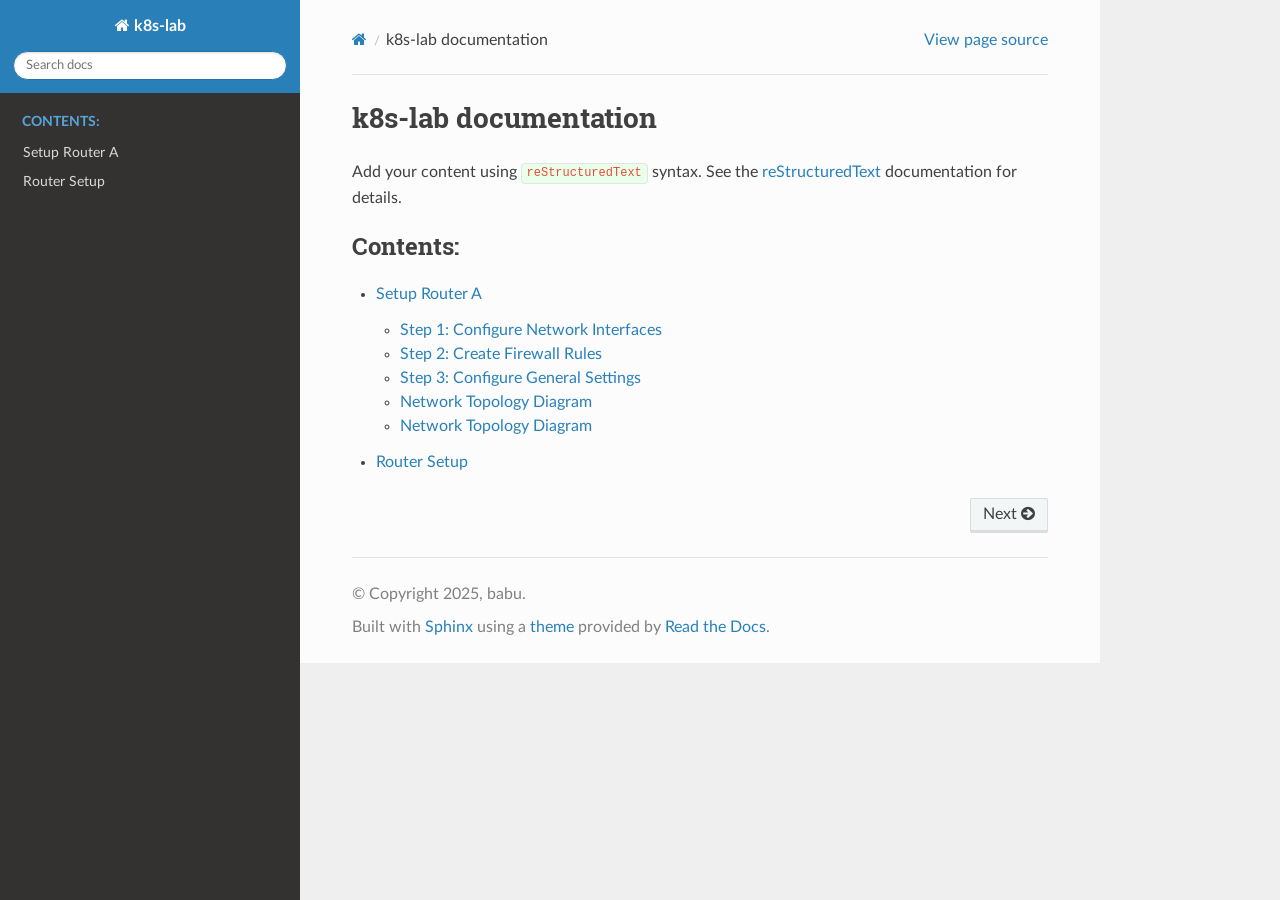
<file: docs/index.html>
<!DOCTYPE html>
<html class="writer-html5" lang="en" data-content_root="./">
<head>
  <meta charset="utf-8" /><meta name="viewport" content="width=device-width, initial-scale=1" />

  <meta name="viewport" content="width=device-width, initial-scale=1.0" />
  <title>k8s-lab documentation &mdash; k8s-lab  documentation</title>
      <link rel="stylesheet" type="text/css" href="_static/pygments.css?v=b86133f3" />
      <link rel="stylesheet" type="text/css" href="_static/css/theme.css?v=e59714d7" />
      <link rel="stylesheet" type="text/css" href="_static/custom.css?v=e4b057b5" />

  
    <link rel="canonical" href="https://baburajk.github.io/k8s-lab/index.html" />
      <script src="_static/jquery.js?v=5d32c60e"></script>
      <script src="_static/_sphinx_javascript_frameworks_compat.js?v=2cd50e6c"></script>
      <script src="_static/documentation_options.js?v=5929fcd5"></script>
      <script src="_static/doctools.js?v=9bcbadda"></script>
      <script src="_static/sphinx_highlight.js?v=dc90522c"></script>
    <script src="_static/js/theme.js"></script>
    <link rel="index" title="Index" href="genindex.html" />
    <link rel="search" title="Search" href="search.html" />
    <link rel="next" title="Setup Router A" href="router.html" /> 
</head>

<body class="wy-body-for-nav"> 
  <div class="wy-grid-for-nav">
    <nav data-toggle="wy-nav-shift" class="wy-nav-side">
      <div class="wy-side-scroll">
        <div class="wy-side-nav-search" >

          
          
          <a href="#" class="icon icon-home">
            k8s-lab
          </a>
<div role="search">
  <form id="rtd-search-form" class="wy-form" action="search.html" method="get">
    <input type="text" name="q" placeholder="Search docs" aria-label="Search docs" />
    <input type="hidden" name="check_keywords" value="yes" />
    <input type="hidden" name="area" value="default" />
  </form>
</div>
        </div><div class="wy-menu wy-menu-vertical" data-spy="affix" role="navigation" aria-label="Navigation menu">
              <p class="caption" role="heading"><span class="caption-text">Contents:</span></p>
<ul>
<li class="toctree-l1"><a class="reference internal" href="router.html">Setup Router A</a></li>
<li class="toctree-l1"><a class="reference internal" href="router2.html">Router Setup</a></li>
</ul>

        </div>
      </div>
    </nav>

    <section data-toggle="wy-nav-shift" class="wy-nav-content-wrap"><nav class="wy-nav-top" aria-label="Mobile navigation menu" >
          <i data-toggle="wy-nav-top" class="fa fa-bars"></i>
          <a href="#">k8s-lab</a>
      </nav>

      <div class="wy-nav-content">
        <div class="rst-content">
          <div role="navigation" aria-label="Page navigation">
  <ul class="wy-breadcrumbs">
      <li><a href="#" class="icon icon-home" aria-label="Home"></a></li>
      <li class="breadcrumb-item active">k8s-lab documentation</li>
      <li class="wy-breadcrumbs-aside">
            <a href="_sources/index.rst.txt" rel="nofollow"> View page source</a>
      </li>
  </ul>
  <hr/>
</div>
          <div role="main" class="document" itemscope="itemscope" itemtype="http://schema.org/Article">
           <div itemprop="articleBody">
             
  <section id="k8s-lab-documentation">
<h1>k8s-lab documentation<a class="headerlink" href="#k8s-lab-documentation" title="Link to this heading"></a></h1>
<p>Add your content using <code class="docutils literal notranslate"><span class="pre">reStructuredText</span></code> syntax. See the
<a class="reference external" href="https://www.sphinx-doc.org/en/master/usage/restructuredtext/index.html">reStructuredText</a>
documentation for details.</p>
<div class="toctree-wrapper compound">
<p class="caption" role="heading"><span class="caption-text">Contents:</span></p>
<ul>
<li class="toctree-l1"><a class="reference internal" href="router.html">Setup Router A</a><ul>
<li class="toctree-l2"><a class="reference internal" href="router.html#step-1-configure-network-interfaces">Step 1: Configure Network Interfaces</a></li>
<li class="toctree-l2"><a class="reference internal" href="router.html#step-2-create-firewall-rules">Step 2: Create Firewall Rules</a></li>
<li class="toctree-l2"><a class="reference internal" href="router.html#step-3-configure-general-settings">Step 3: Configure General Settings</a></li>
<li class="toctree-l2"><a class="reference internal" href="router.html#network-topology-diagram">Network Topology Diagram</a></li>
<li class="toctree-l2"><a class="reference internal" href="router.html#id1">Network Topology Diagram</a></li>
</ul>
</li>
<li class="toctree-l1"><a class="reference internal" href="router2.html">Router Setup</a></li>
</ul>
</div>
</section>


           </div>
          </div>
          <footer><div class="rst-footer-buttons" role="navigation" aria-label="Footer">
        <a href="router.html" class="btn btn-neutral float-right" title="Setup Router A" accesskey="n" rel="next">Next <span class="fa fa-arrow-circle-right" aria-hidden="true"></span></a>
    </div>

  <hr/>

  <div role="contentinfo">
    <p>&#169; Copyright 2025, babu.</p>
  </div>

  Built with <a href="https://www.sphinx-doc.org/">Sphinx</a> using a
    <a href="https://github.com/readthedocs/sphinx_rtd_theme">theme</a>
    provided by <a href="https://readthedocs.org">Read the Docs</a>.
   

</footer>
        </div>
      </div>
    </section>
  </div>
  <script>
      jQuery(function () {
          SphinxRtdTheme.Navigation.enable(true);
      });
  </script> 

</body>
</html>
</file>
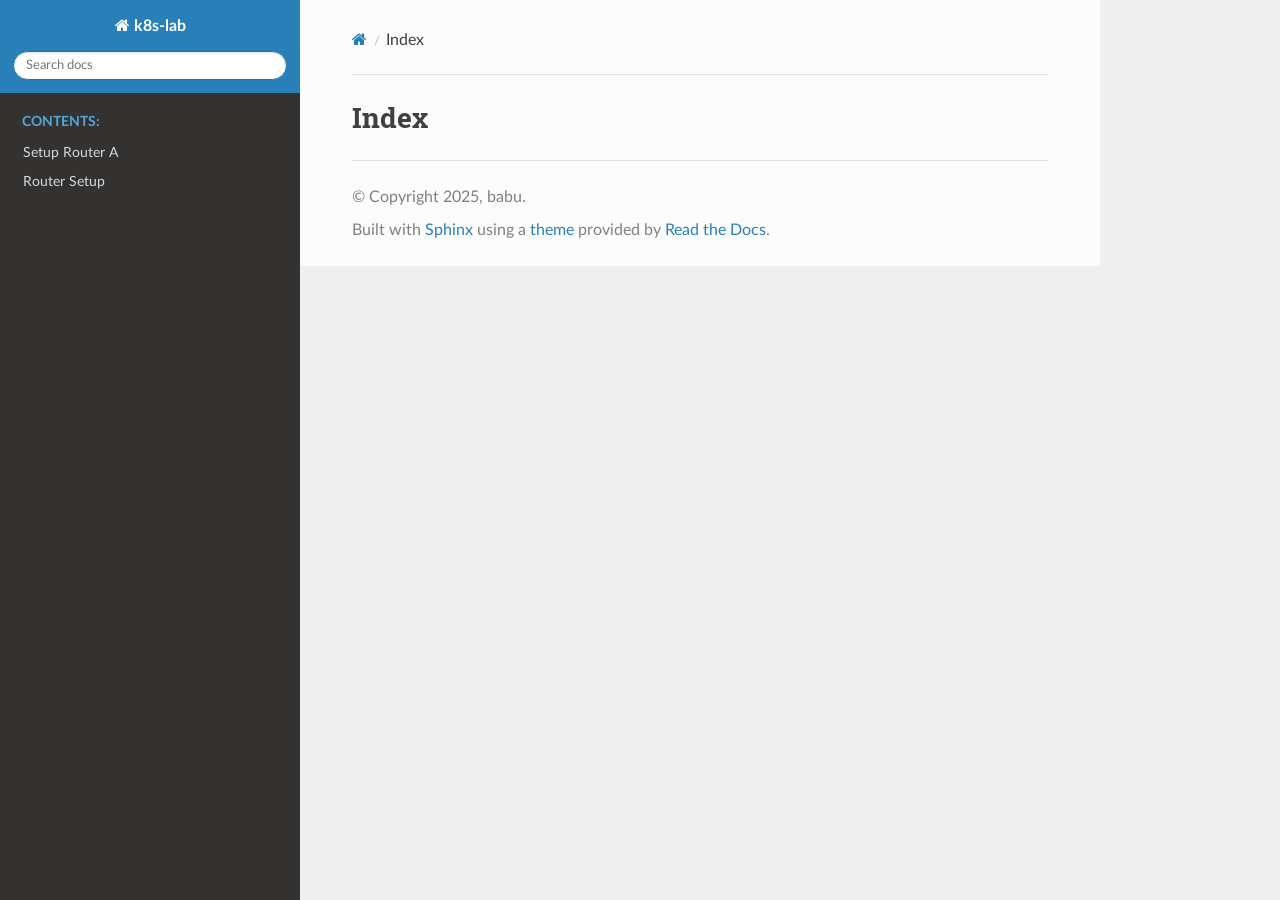
<file: docs/genindex.html>
<!DOCTYPE html>
<html class="writer-html5" lang="en" data-content_root="./">
<head>
  <meta charset="utf-8" />
  <meta name="viewport" content="width=device-width, initial-scale=1.0" />
  <title>Index &mdash; k8s-lab  documentation</title>
      <link rel="stylesheet" type="text/css" href="_static/pygments.css?v=b86133f3" />
      <link rel="stylesheet" type="text/css" href="_static/css/theme.css?v=e59714d7" />
      <link rel="stylesheet" type="text/css" href="_static/custom.css?v=e4b057b5" />

  
    <link rel="canonical" href="https://baburajk.github.io/k8s-lab/genindex.html" />
      <script src="_static/jquery.js?v=5d32c60e"></script>
      <script src="_static/_sphinx_javascript_frameworks_compat.js?v=2cd50e6c"></script>
      <script src="_static/documentation_options.js?v=5929fcd5"></script>
      <script src="_static/doctools.js?v=9bcbadda"></script>
      <script src="_static/sphinx_highlight.js?v=dc90522c"></script>
    <script src="_static/js/theme.js"></script>
    <link rel="index" title="Index" href="#" />
    <link rel="search" title="Search" href="search.html" /> 
</head>

<body class="wy-body-for-nav"> 
  <div class="wy-grid-for-nav">
    <nav data-toggle="wy-nav-shift" class="wy-nav-side">
      <div class="wy-side-scroll">
        <div class="wy-side-nav-search" >

          
          
          <a href="index.html" class="icon icon-home">
            k8s-lab
          </a>
<div role="search">
  <form id="rtd-search-form" class="wy-form" action="search.html" method="get">
    <input type="text" name="q" placeholder="Search docs" aria-label="Search docs" />
    <input type="hidden" name="check_keywords" value="yes" />
    <input type="hidden" name="area" value="default" />
  </form>
</div>
        </div><div class="wy-menu wy-menu-vertical" data-spy="affix" role="navigation" aria-label="Navigation menu">
              <p class="caption" role="heading"><span class="caption-text">Contents:</span></p>
<ul>
<li class="toctree-l1"><a class="reference internal" href="router.html">Setup Router A</a></li>
<li class="toctree-l1"><a class="reference internal" href="router2.html">Router Setup</a></li>
</ul>

        </div>
      </div>
    </nav>

    <section data-toggle="wy-nav-shift" class="wy-nav-content-wrap"><nav class="wy-nav-top" aria-label="Mobile navigation menu" >
          <i data-toggle="wy-nav-top" class="fa fa-bars"></i>
          <a href="index.html">k8s-lab</a>
      </nav>

      <div class="wy-nav-content">
        <div class="rst-content">
          <div role="navigation" aria-label="Page navigation">
  <ul class="wy-breadcrumbs">
      <li><a href="index.html" class="icon icon-home" aria-label="Home"></a></li>
      <li class="breadcrumb-item active">Index</li>
      <li class="wy-breadcrumbs-aside">
      </li>
  </ul>
  <hr/>
</div>
          <div role="main" class="document" itemscope="itemscope" itemtype="http://schema.org/Article">
           <div itemprop="articleBody">
             

<h1 id="index">Index</h1>

<div class="genindex-jumpbox">
 
</div>


           </div>
          </div>
          <footer>

  <hr/>

  <div role="contentinfo">
    <p>&#169; Copyright 2025, babu.</p>
  </div>

  Built with <a href="https://www.sphinx-doc.org/">Sphinx</a> using a
    <a href="https://github.com/readthedocs/sphinx_rtd_theme">theme</a>
    provided by <a href="https://readthedocs.org">Read the Docs</a>.
   

</footer>
        </div>
      </div>
    </section>
  </div>
  <script>
      jQuery(function () {
          SphinxRtdTheme.Navigation.enable(true);
      });
  </script> 

</body>
</html>
</file>
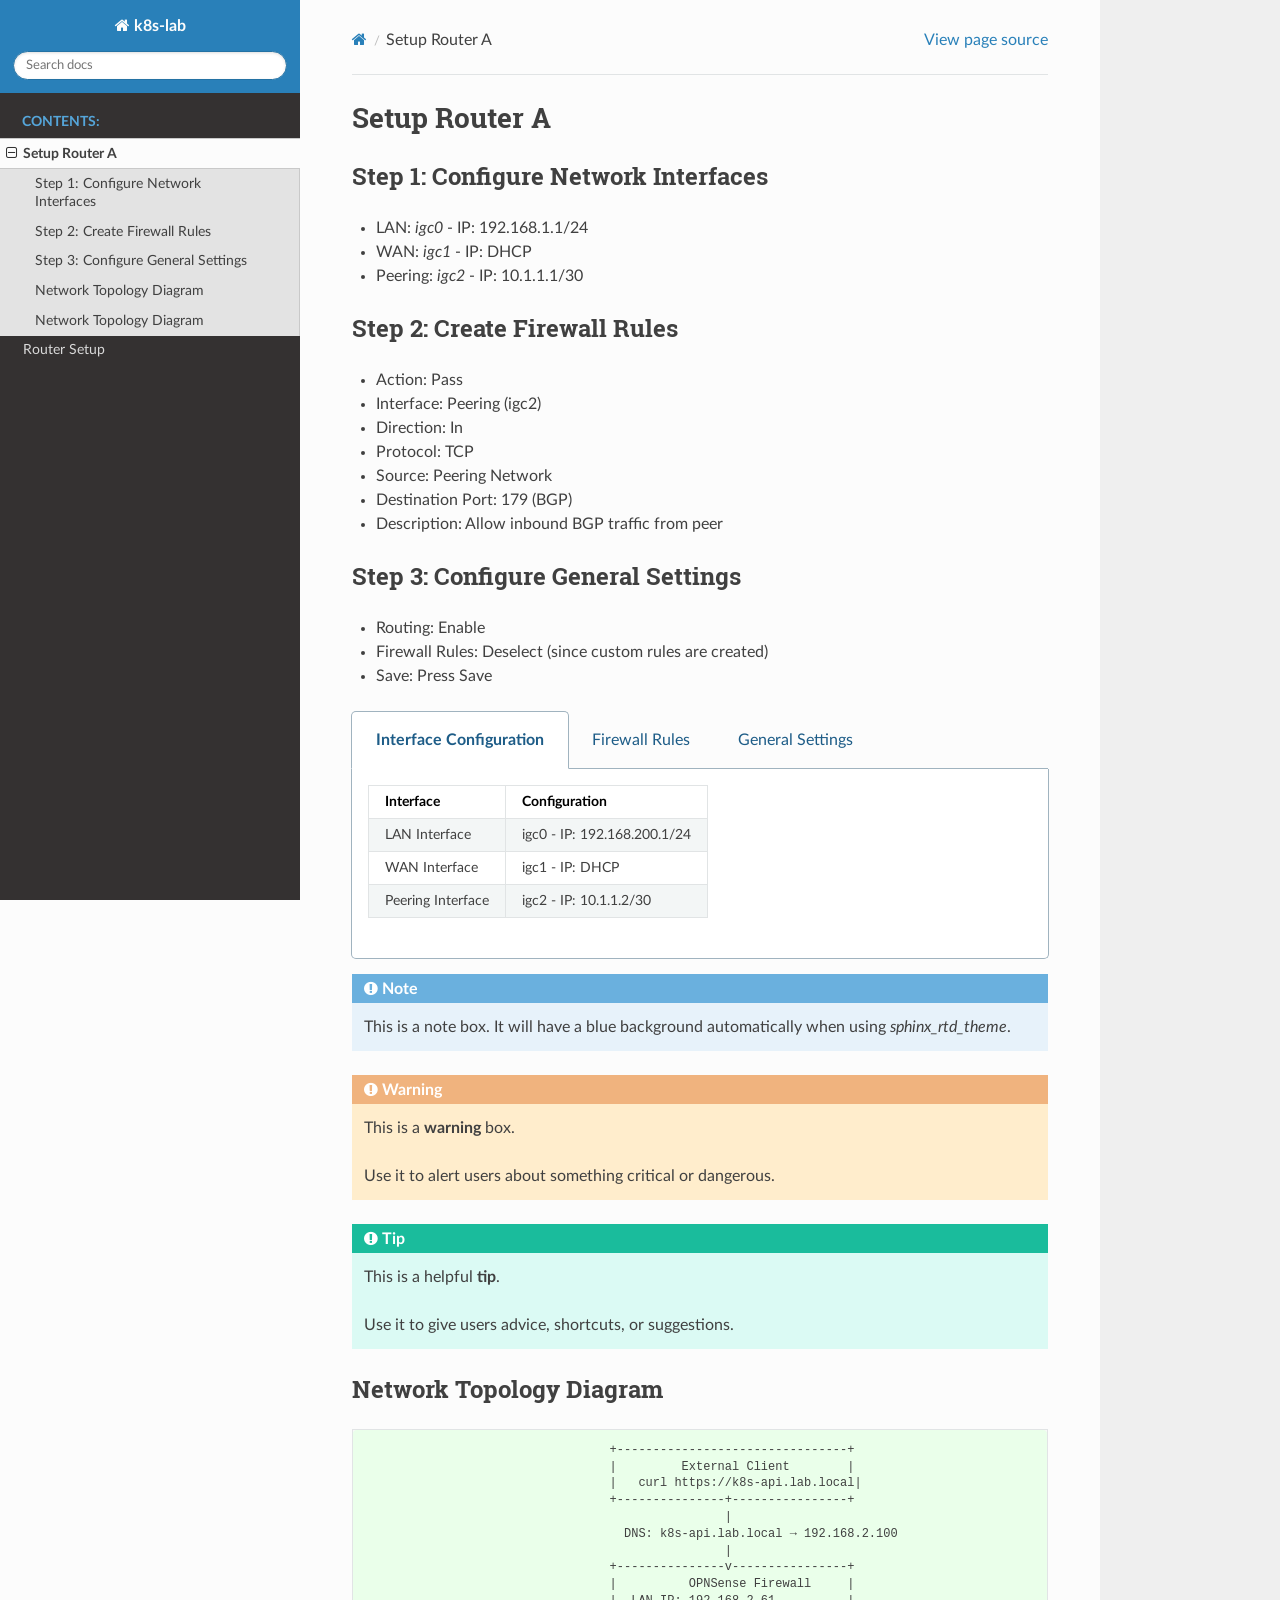
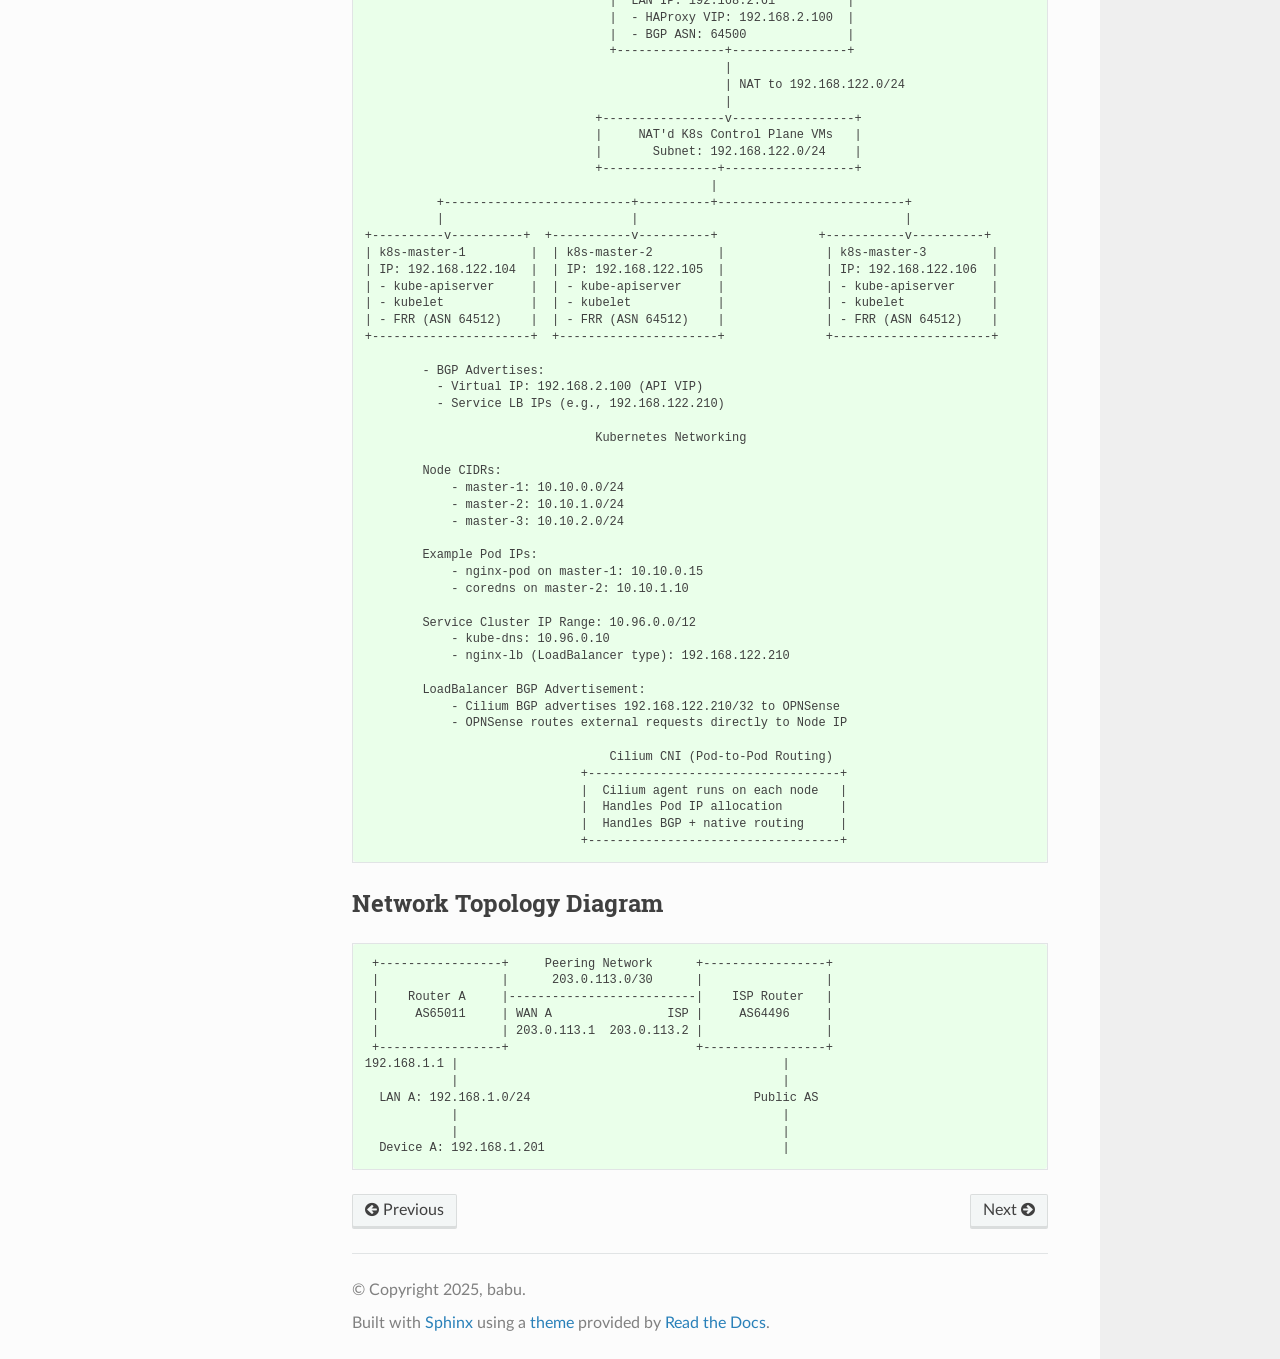
<file: docs/router.html>
<!DOCTYPE html>
<html class="writer-html5" lang="en" data-content_root="./">
<head>
  <meta charset="utf-8" /><meta name="viewport" content="width=device-width, initial-scale=1" />

  <meta name="viewport" content="width=device-width, initial-scale=1.0" />
  <title>Setup Router A &mdash; k8s-lab  documentation</title>
      <link rel="stylesheet" type="text/css" href="_static/pygments.css?v=b86133f3" />
      <link rel="stylesheet" type="text/css" href="_static/css/theme.css?v=e59714d7" />
      <link rel="stylesheet" type="text/css" href="_static/tabs.css?v=a5c4661c" />
      <link rel="stylesheet" type="text/css" href="_static/custom.css?v=e4b057b5" />

  
    <link rel="canonical" href="https://baburajk.github.io/k8s-lab/router.html" />
      <script src="_static/jquery.js?v=5d32c60e"></script>
      <script src="_static/_sphinx_javascript_frameworks_compat.js?v=2cd50e6c"></script>
      <script src="_static/documentation_options.js?v=5929fcd5"></script>
      <script src="_static/doctools.js?v=9bcbadda"></script>
      <script src="_static/sphinx_highlight.js?v=dc90522c"></script>
      <script src="_static/tabs.js?v=3030b3cb"></script>
    <script src="_static/js/theme.js"></script>
    <link rel="index" title="Index" href="genindex.html" />
    <link rel="search" title="Search" href="search.html" />
    <link rel="next" title="Router Setup" href="router2.html" />
    <link rel="prev" title="k8s-lab documentation" href="index.html" /> 
</head>

<body class="wy-body-for-nav"> 
  <div class="wy-grid-for-nav">
    <nav data-toggle="wy-nav-shift" class="wy-nav-side">
      <div class="wy-side-scroll">
        <div class="wy-side-nav-search" >

          
          
          <a href="index.html" class="icon icon-home">
            k8s-lab
          </a>
<div role="search">
  <form id="rtd-search-form" class="wy-form" action="search.html" method="get">
    <input type="text" name="q" placeholder="Search docs" aria-label="Search docs" />
    <input type="hidden" name="check_keywords" value="yes" />
    <input type="hidden" name="area" value="default" />
  </form>
</div>
        </div><div class="wy-menu wy-menu-vertical" data-spy="affix" role="navigation" aria-label="Navigation menu">
              <p class="caption" role="heading"><span class="caption-text">Contents:</span></p>
<ul class="current">
<li class="toctree-l1 current"><a class="current reference internal" href="#">Setup Router A</a><ul>
<li class="toctree-l2"><a class="reference internal" href="#step-1-configure-network-interfaces">Step 1: Configure Network Interfaces</a></li>
<li class="toctree-l2"><a class="reference internal" href="#step-2-create-firewall-rules">Step 2: Create Firewall Rules</a></li>
<li class="toctree-l2"><a class="reference internal" href="#step-3-configure-general-settings">Step 3: Configure General Settings</a></li>
<li class="toctree-l2"><a class="reference internal" href="#network-topology-diagram">Network Topology Diagram</a></li>
<li class="toctree-l2"><a class="reference internal" href="#id1">Network Topology Diagram</a></li>
</ul>
</li>
<li class="toctree-l1"><a class="reference internal" href="router2.html">Router Setup</a></li>
</ul>

        </div>
      </div>
    </nav>

    <section data-toggle="wy-nav-shift" class="wy-nav-content-wrap"><nav class="wy-nav-top" aria-label="Mobile navigation menu" >
          <i data-toggle="wy-nav-top" class="fa fa-bars"></i>
          <a href="index.html">k8s-lab</a>
      </nav>

      <div class="wy-nav-content">
        <div class="rst-content">
          <div role="navigation" aria-label="Page navigation">
  <ul class="wy-breadcrumbs">
      <li><a href="index.html" class="icon icon-home" aria-label="Home"></a></li>
      <li class="breadcrumb-item active">Setup Router A</li>
      <li class="wy-breadcrumbs-aside">
            <a href="_sources/router.rst.txt" rel="nofollow"> View page source</a>
      </li>
  </ul>
  <hr/>
</div>
          <div role="main" class="document" itemscope="itemscope" itemtype="http://schema.org/Article">
           <div itemprop="articleBody">
             
  <section id="setup-router-a">
<h1>Setup Router A<a class="headerlink" href="#setup-router-a" title="Link to this heading"></a></h1>
<section id="step-1-configure-network-interfaces">
<h2>Step 1: Configure Network Interfaces<a class="headerlink" href="#step-1-configure-network-interfaces" title="Link to this heading"></a></h2>
<ul class="simple">
<li><p>LAN: <cite>igc0</cite> - IP: 192.168.1.1/24</p></li>
<li><p>WAN: <cite>igc1</cite> - IP: DHCP</p></li>
<li><p>Peering: <cite>igc2</cite> - IP: 10.1.1.1/30</p></li>
</ul>
</section>
<section id="step-2-create-firewall-rules">
<h2>Step 2: Create Firewall Rules<a class="headerlink" href="#step-2-create-firewall-rules" title="Link to this heading"></a></h2>
<ul class="simple">
<li><p>Action: Pass</p></li>
<li><p>Interface: Peering (igc2)</p></li>
<li><p>Direction: In</p></li>
<li><p>Protocol: TCP</p></li>
<li><p>Source: Peering Network</p></li>
<li><p>Destination Port: 179 (BGP)</p></li>
<li><p>Description: Allow inbound BGP traffic from peer</p></li>
</ul>
</section>
<section id="step-3-configure-general-settings">
<h2>Step 3: Configure General Settings<a class="headerlink" href="#step-3-configure-general-settings" title="Link to this heading"></a></h2>
<ul class="simple">
<li><p>Routing: Enable</p></li>
<li><p>Firewall Rules: Deselect (since custom rules are created)</p></li>
<li><p>Save: Press Save</p></li>
</ul>
<div class="sphinx-tabs docutils container">
<div aria-label="Tabbed content" class="closeable" role="tablist"><button aria-controls="panel-0-0-0" aria-selected="true" class="sphinx-tabs-tab" id="tab-0-0-0" name="0-0" role="tab" tabindex="0">Interface Configuration</button><button aria-controls="panel-0-0-1" aria-selected="false" class="sphinx-tabs-tab" id="tab-0-0-1" name="0-1" role="tab" tabindex="-1">Firewall Rules</button><button aria-controls="panel-0-0-2" aria-selected="false" class="sphinx-tabs-tab" id="tab-0-0-2" name="0-2" role="tab" tabindex="-1">General Settings</button></div><div aria-labelledby="tab-0-0-0" class="sphinx-tabs-panel" id="panel-0-0-0" name="0-0" role="tabpanel" tabindex="0"><table class="docutils align-default">
<thead>
<tr class="row-odd"><th class="head"><p>Interface</p></th>
<th class="head"><p>Configuration</p></th>
</tr>
</thead>
<tbody>
<tr class="row-even"><td><p>LAN Interface</p></td>
<td><p>igc0 - IP: 192.168.200.1/24</p></td>
</tr>
<tr class="row-odd"><td><p>WAN Interface</p></td>
<td><p>igc1 - IP: DHCP</p></td>
</tr>
<tr class="row-even"><td><p>Peering Interface</p></td>
<td><p>igc2 - IP: 10.1.1.2/30</p></td>
</tr>
</tbody>
</table>
</div><div aria-labelledby="tab-0-0-1" class="sphinx-tabs-panel" hidden="true" id="panel-0-0-1" name="0-1" role="tabpanel" tabindex="0"><table class="docutils align-default">
<thead>
<tr class="row-odd"><th class="head"><p>Field</p></th>
<th class="head"><p>Value</p></th>
</tr>
</thead>
<tbody>
<tr class="row-even"><td><p>Action</p></td>
<td><p>Pass</p></td>
</tr>
<tr class="row-odd"><td><p>Interface</p></td>
<td><p>Peering (igc2)</p></td>
</tr>
<tr class="row-even"><td><p>Direction</p></td>
<td><p>In</p></td>
</tr>
<tr class="row-odd"><td><p>Protocol</p></td>
<td><p>TCP</p></td>
</tr>
<tr class="row-even"><td><p>Source</p></td>
<td><p>Peering Network</p></td>
</tr>
<tr class="row-odd"><td><p>Destination Port</p></td>
<td><p>179 (BGP)</p></td>
</tr>
<tr class="row-even"><td><p>Description</p></td>
<td><p>Allow inbound BGP traffic</p></td>
</tr>
</tbody>
</table>
<p>After saving these settings, OPNsense will enable routing functionality.
Make sure custom rules are active to avoid using automatic ones.</p>
</div><div aria-labelledby="tab-0-0-2" class="sphinx-tabs-panel" hidden="true" id="panel-0-0-2" name="0-2" role="tabpanel" tabindex="0"><table class="docutils align-default">
<thead>
<tr class="row-odd"><th class="head"><p>Setting</p></th>
<th class="head"><p>Value</p></th>
</tr>
</thead>
<tbody>
<tr class="row-even"><td><p>Routing</p></td>
<td><p>Enable</p></td>
</tr>
<tr class="row-odd"><td><p>Firewall Rules</p></td>
<td><p>Deselect</p></td>
</tr>
<tr class="row-even"><td><p>Save</p></td>
<td><p>Press Save</p></td>
</tr>
</tbody>
</table>
</div></div>
<div class="admonition note">
<p class="admonition-title">Note</p>
<p>This is a note box.
It will have a blue background automatically when using <cite>sphinx_rtd_theme</cite>.</p>
</div>
<div class="admonition warning">
<p class="admonition-title">Warning</p>
<p>This is a <strong>warning</strong> box.</p>
<p>Use it to alert users about something critical or dangerous.</p>
</div>
<div class="admonition tip">
<p class="admonition-title">Tip</p>
<p>This is a helpful <strong>tip</strong>.</p>
<p>Use it to give users advice, shortcuts, or suggestions.</p>
</div>
</section>
<section id="network-topology-diagram">
<h2>Network Topology Diagram<a class="headerlink" href="#network-topology-diagram" title="Link to this heading"></a></h2>
<div class="highlight-text notranslate"><div class="highlight"><pre><span></span>                                  +--------------------------------+
                                  |         External Client        |
                                  |   curl https://k8s-api.lab.local|
                                  +---------------+----------------+
                                                  |
                                    DNS: k8s-api.lab.local → 192.168.2.100
                                                  |
                                  +---------------v----------------+
                                  |          OPNSense Firewall     |
                                  |  LAN IP: 192.168.2.61          |
                                  |  - HAProxy VIP: 192.168.2.100  |
                                  |  - BGP ASN: 64500              |
                                  +---------------+----------------+
                                                  |
                                                  | NAT to 192.168.122.0/24
                                                  |
                                +-----------------v-----------------+
                                |     NAT&#39;d K8s Control Plane VMs   |
                                |       Subnet: 192.168.122.0/24    |
                                +----------------+------------------+
                                                |
          +--------------------------+----------+--------------------------+
          |                          |                                     |
+----------v----------+  +-----------v----------+              +-----------v----------+
| k8s-master-1         |  | k8s-master-2         |              | k8s-master-3         |
| IP: 192.168.122.104  |  | IP: 192.168.122.105  |              | IP: 192.168.122.106  |
| - kube-apiserver     |  | - kube-apiserver     |              | - kube-apiserver     |
| - kubelet            |  | - kubelet            |              | - kubelet            |
| - FRR (ASN 64512)    |  | - FRR (ASN 64512)    |              | - FRR (ASN 64512)    |
+----------------------+  +----------------------+              +----------------------+

        - BGP Advertises:
          - Virtual IP: 192.168.2.100 (API VIP)
          - Service LB IPs (e.g., 192.168.122.210)

                                Kubernetes Networking

        Node CIDRs:
            - master-1: 10.10.0.0/24
            - master-2: 10.10.1.0/24
            - master-3: 10.10.2.0/24

        Example Pod IPs:
            - nginx-pod on master-1: 10.10.0.15
            - coredns on master-2: 10.10.1.10

        Service Cluster IP Range: 10.96.0.0/12
            - kube-dns: 10.96.0.10
            - nginx-lb (LoadBalancer type): 192.168.122.210

        LoadBalancer BGP Advertisement:
            - Cilium BGP advertises 192.168.122.210/32 to OPNSense
            - OPNSense routes external requests directly to Node IP

                                  Cilium CNI (Pod-to-Pod Routing)
                              +-----------------------------------+
                              |  Cilium agent runs on each node   |
                              |  Handles Pod IP allocation        |
                              |  Handles BGP + native routing     |
                              +-----------------------------------+
</pre></div>
</div>
</section>
<section id="id1">
<h2>Network Topology Diagram<a class="headerlink" href="#id1" title="Link to this heading"></a></h2>
<div class="highlight-text notranslate"><div class="highlight"><pre><span></span> +-----------------+     Peering Network      +-----------------+
 |                 |      203.0.113.0/30      |                 |
 |    Router A     |--------------------------|    ISP Router   |
 |     AS65011     | WAN A                ISP |     AS64496     |
 |                 | 203.0.113.1  203.0.113.2 |                 |
 +-----------------+                          +-----------------+
192.168.1.1 |                                             |
            |                                             |
  LAN A: 192.168.1.0/24                               Public AS
            |                                             |
            |                                             |
  Device A: 192.168.1.201                                 |
</pre></div>
</div>
</section>
</section>


           </div>
          </div>
          <footer><div class="rst-footer-buttons" role="navigation" aria-label="Footer">
        <a href="index.html" class="btn btn-neutral float-left" title="k8s-lab documentation" accesskey="p" rel="prev"><span class="fa fa-arrow-circle-left" aria-hidden="true"></span> Previous</a>
        <a href="router2.html" class="btn btn-neutral float-right" title="Router Setup" accesskey="n" rel="next">Next <span class="fa fa-arrow-circle-right" aria-hidden="true"></span></a>
    </div>

  <hr/>

  <div role="contentinfo">
    <p>&#169; Copyright 2025, babu.</p>
  </div>

  Built with <a href="https://www.sphinx-doc.org/">Sphinx</a> using a
    <a href="https://github.com/readthedocs/sphinx_rtd_theme">theme</a>
    provided by <a href="https://readthedocs.org">Read the Docs</a>.
   

</footer>
        </div>
      </div>
    </section>
  </div>
  <script>
      jQuery(function () {
          SphinxRtdTheme.Navigation.enable(true);
      });
  </script> 

</body>
</html>
</file>
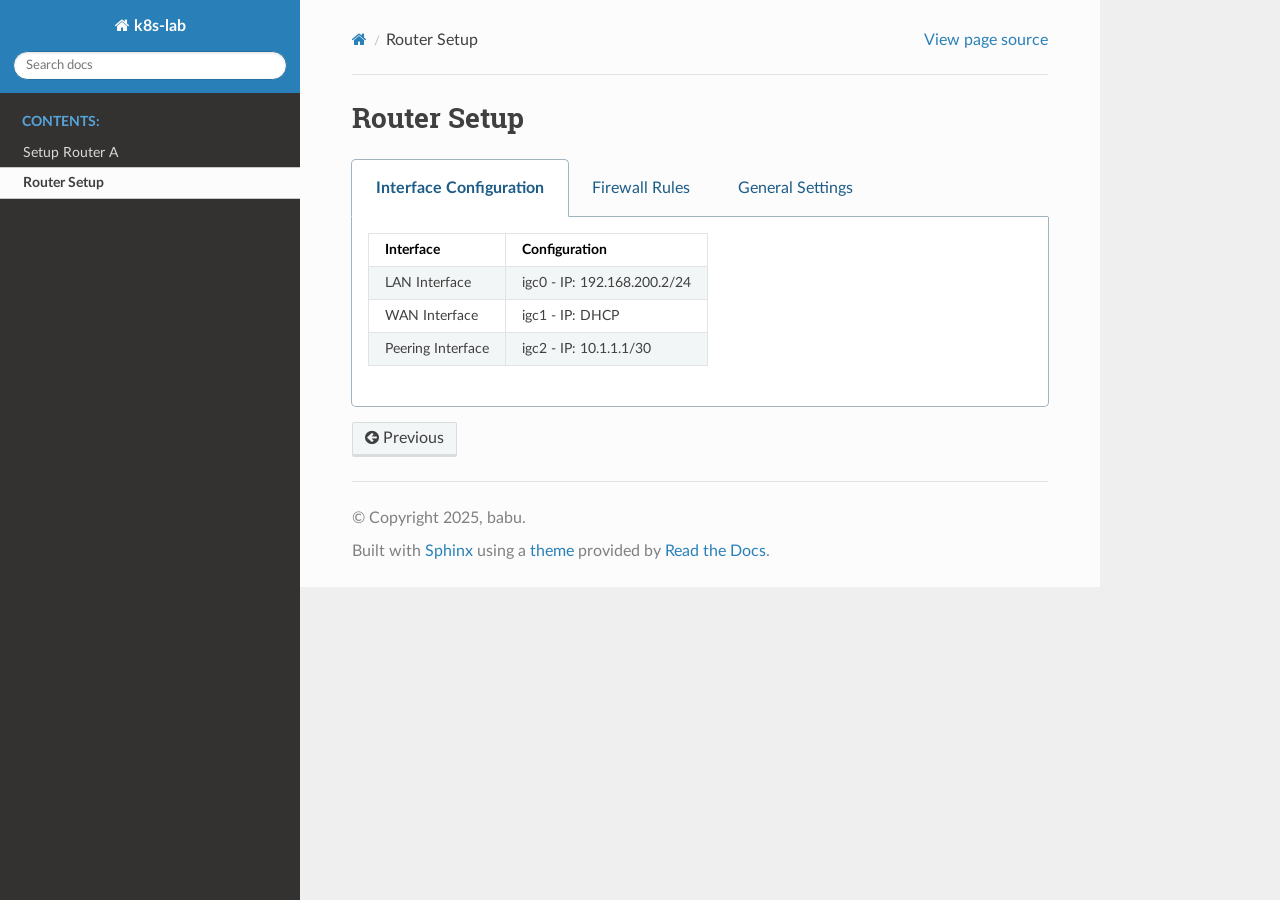
<file: docs/router2.html>
<!DOCTYPE html>
<html class="writer-html5" lang="en" data-content_root="./">
<head>
  <meta charset="utf-8" /><meta name="viewport" content="width=device-width, initial-scale=1" />

  <meta name="viewport" content="width=device-width, initial-scale=1.0" />
  <title>Router Setup &mdash; k8s-lab  documentation</title>
      <link rel="stylesheet" type="text/css" href="_static/pygments.css?v=b86133f3" />
      <link rel="stylesheet" type="text/css" href="_static/css/theme.css?v=e59714d7" />
      <link rel="stylesheet" type="text/css" href="_static/tabs.css?v=a5c4661c" />
      <link rel="stylesheet" type="text/css" href="_static/custom.css?v=e4b057b5" />

  
    <link rel="canonical" href="https://baburajk.github.io/k8s-lab/router2.html" />
      <script src="_static/jquery.js?v=5d32c60e"></script>
      <script src="_static/_sphinx_javascript_frameworks_compat.js?v=2cd50e6c"></script>
      <script src="_static/documentation_options.js?v=5929fcd5"></script>
      <script src="_static/doctools.js?v=9bcbadda"></script>
      <script src="_static/sphinx_highlight.js?v=dc90522c"></script>
      <script src="_static/tabs.js?v=3030b3cb"></script>
    <script src="_static/js/theme.js"></script>
    <link rel="index" title="Index" href="genindex.html" />
    <link rel="search" title="Search" href="search.html" />
    <link rel="prev" title="Setup Router A" href="router.html" /> 
</head>

<body class="wy-body-for-nav"> 
  <div class="wy-grid-for-nav">
    <nav data-toggle="wy-nav-shift" class="wy-nav-side">
      <div class="wy-side-scroll">
        <div class="wy-side-nav-search" >

          
          
          <a href="index.html" class="icon icon-home">
            k8s-lab
          </a>
<div role="search">
  <form id="rtd-search-form" class="wy-form" action="search.html" method="get">
    <input type="text" name="q" placeholder="Search docs" aria-label="Search docs" />
    <input type="hidden" name="check_keywords" value="yes" />
    <input type="hidden" name="area" value="default" />
  </form>
</div>
        </div><div class="wy-menu wy-menu-vertical" data-spy="affix" role="navigation" aria-label="Navigation menu">
              <p class="caption" role="heading"><span class="caption-text">Contents:</span></p>
<ul class="current">
<li class="toctree-l1"><a class="reference internal" href="router.html">Setup Router A</a></li>
<li class="toctree-l1 current"><a class="current reference internal" href="#">Router Setup</a></li>
</ul>

        </div>
      </div>
    </nav>

    <section data-toggle="wy-nav-shift" class="wy-nav-content-wrap"><nav class="wy-nav-top" aria-label="Mobile navigation menu" >
          <i data-toggle="wy-nav-top" class="fa fa-bars"></i>
          <a href="index.html">k8s-lab</a>
      </nav>

      <div class="wy-nav-content">
        <div class="rst-content">
          <div role="navigation" aria-label="Page navigation">
  <ul class="wy-breadcrumbs">
      <li><a href="index.html" class="icon icon-home" aria-label="Home"></a></li>
      <li class="breadcrumb-item active">Router Setup</li>
      <li class="wy-breadcrumbs-aside">
            <a href="_sources/router2.rst.txt" rel="nofollow"> View page source</a>
      </li>
  </ul>
  <hr/>
</div>
          <div role="main" class="document" itemscope="itemscope" itemtype="http://schema.org/Article">
           <div itemprop="articleBody">
             
  <section id="router-setup">
<h1>Router Setup<a class="headerlink" href="#router-setup" title="Link to this heading"></a></h1>
<div class="sphinx-tabs docutils container">
<div aria-label="Tabbed content" class="closeable" role="tablist"><button aria-controls="panel-0-0-0" aria-selected="true" class="sphinx-tabs-tab" id="tab-0-0-0" name="0-0" role="tab" tabindex="0">Interface Configuration</button><button aria-controls="panel-0-0-1" aria-selected="false" class="sphinx-tabs-tab" id="tab-0-0-1" name="0-1" role="tab" tabindex="-1">Firewall Rules</button><button aria-controls="panel-0-0-2" aria-selected="false" class="sphinx-tabs-tab" id="tab-0-0-2" name="0-2" role="tab" tabindex="-1">General Settings</button></div><div aria-labelledby="tab-0-0-0" class="sphinx-tabs-panel" id="panel-0-0-0" name="0-0" role="tabpanel" tabindex="0"><table class="docutils align-default">
<thead>
<tr class="row-odd"><th class="head"><p>Interface</p></th>
<th class="head"><p>Configuration</p></th>
</tr>
</thead>
<tbody>
<tr class="row-even"><td><p>LAN Interface</p></td>
<td><p>igc0 - IP: 192.168.200.2/24</p></td>
</tr>
<tr class="row-odd"><td><p>WAN Interface</p></td>
<td><p>igc1 - IP: DHCP</p></td>
</tr>
<tr class="row-even"><td><p>Peering Interface</p></td>
<td><p>igc2 - IP: 10.1.1.1/30</p></td>
</tr>
</tbody>
</table>
</div><div aria-labelledby="tab-0-0-1" class="sphinx-tabs-panel" hidden="true" id="panel-0-0-1" name="0-1" role="tabpanel" tabindex="0"><table class="docutils align-default">
<thead>
<tr class="row-odd"><th class="head"><p>Action</p></th>
<th class="head"><p>Pass</p></th>
</tr>
</thead>
<tbody>
<tr class="row-even"><td><p>Interface</p></td>
<td><p>Peering (igc2)</p></td>
</tr>
<tr class="row-odd"><td><p>Direction</p></td>
<td><p>In</p></td>
</tr>
<tr class="row-even"><td><p>Protocol</p></td>
<td><p>TCP</p></td>
</tr>
<tr class="row-odd"><td><p>Source</p></td>
<td><p>Peering Network</p></td>
</tr>
<tr class="row-even"><td><p>Destination Port</p></td>
<td><p>179 (BGP)</p></td>
</tr>
<tr class="row-odd"><td><p>Description</p></td>
<td><p>Allow inbound BGP traffic</p></td>
</tr>
</tbody>
</table>
</div><div aria-labelledby="tab-0-0-2" class="sphinx-tabs-panel" hidden="true" id="panel-0-0-2" name="0-2" role="tabpanel" tabindex="0"><table class="docutils align-default">
<tbody>
<tr class="row-odd"><td><p>Routing</p></td>
<td><p>Enable</p></td>
</tr>
<tr class="row-even"><td><p>Firewall Rules</p></td>
<td><p>Deselect</p></td>
</tr>
<tr class="row-odd"><td><p>Save</p></td>
<td><p>Press Save</p></td>
</tr>
</tbody>
</table>
</div></div>
</section>


           </div>
          </div>
          <footer><div class="rst-footer-buttons" role="navigation" aria-label="Footer">
        <a href="router.html" class="btn btn-neutral float-left" title="Setup Router A" accesskey="p" rel="prev"><span class="fa fa-arrow-circle-left" aria-hidden="true"></span> Previous</a>
    </div>

  <hr/>

  <div role="contentinfo">
    <p>&#169; Copyright 2025, babu.</p>
  </div>

  Built with <a href="https://www.sphinx-doc.org/">Sphinx</a> using a
    <a href="https://github.com/readthedocs/sphinx_rtd_theme">theme</a>
    provided by <a href="https://readthedocs.org">Read the Docs</a>.
   

</footer>
        </div>
      </div>
    </section>
  </div>
  <script>
      jQuery(function () {
          SphinxRtdTheme.Navigation.enable(true);
      });
  </script> 

</body>
</html>
</file>
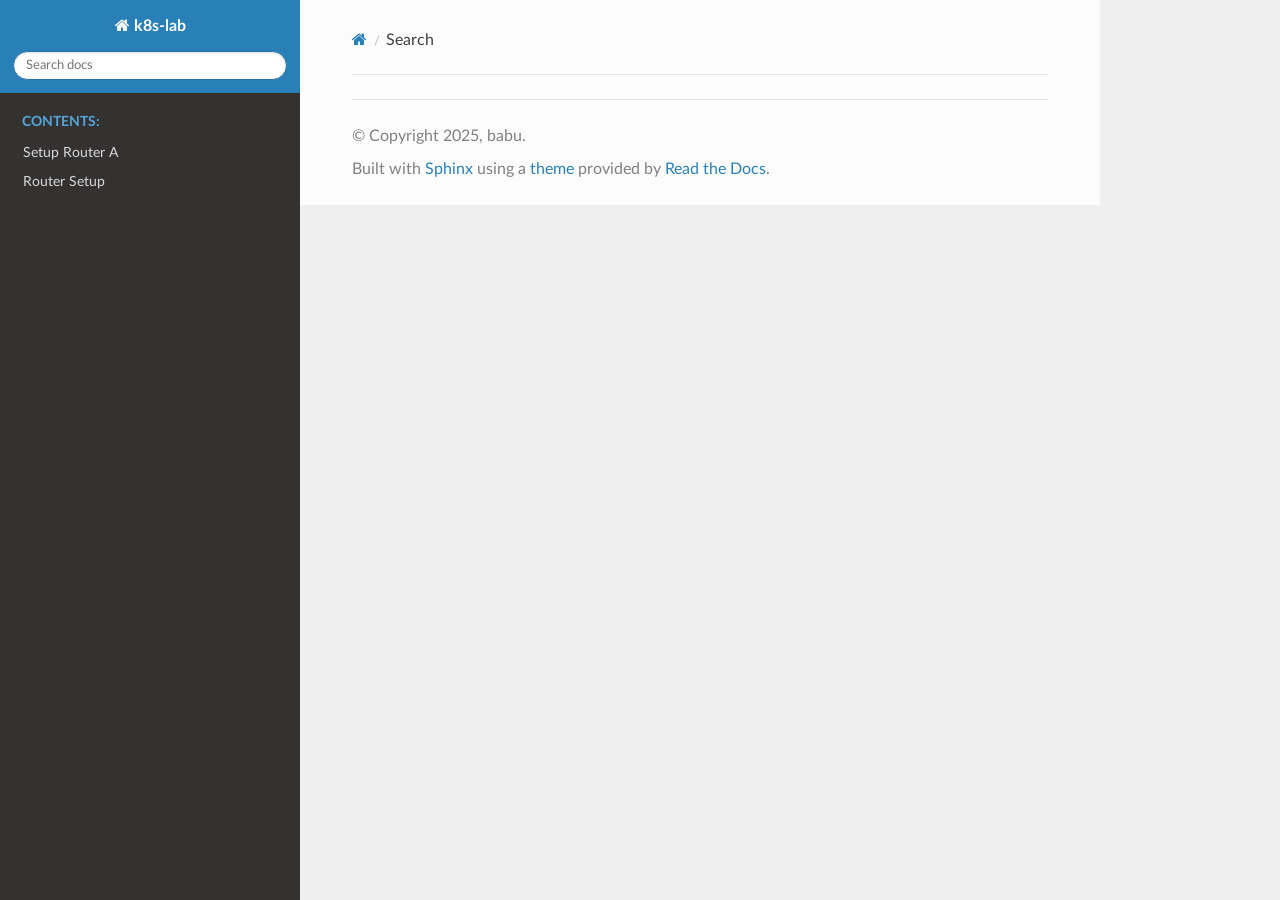
<file: docs/search.html>
<!DOCTYPE html>
<html class="writer-html5" lang="en" data-content_root="./">
<head>
  <meta charset="utf-8" />
  <meta name="viewport" content="width=device-width, initial-scale=1.0" />
  <title>Search &mdash; k8s-lab  documentation</title>
      <link rel="stylesheet" type="text/css" href="_static/pygments.css?v=b86133f3" />
      <link rel="stylesheet" type="text/css" href="_static/css/theme.css?v=e59714d7" />
      <link rel="stylesheet" type="text/css" href="_static/custom.css?v=e4b057b5" />

  
    <link rel="canonical" href="https://baburajk.github.io/k8s-lab/search.html" />
    
      <script src="_static/jquery.js?v=5d32c60e"></script>
      <script src="_static/_sphinx_javascript_frameworks_compat.js?v=2cd50e6c"></script>
      <script src="_static/documentation_options.js?v=5929fcd5"></script>
      <script src="_static/doctools.js?v=9bcbadda"></script>
      <script src="_static/sphinx_highlight.js?v=dc90522c"></script>
    <script src="_static/js/theme.js"></script>
    <script src="_static/searchtools.js"></script>
    <script src="_static/language_data.js"></script>
    <link rel="index" title="Index" href="genindex.html" />
    <link rel="search" title="Search" href="#" /> 
</head>

<body class="wy-body-for-nav"> 
  <div class="wy-grid-for-nav">
    <nav data-toggle="wy-nav-shift" class="wy-nav-side">
      <div class="wy-side-scroll">
        <div class="wy-side-nav-search" >

          
          
          <a href="index.html" class="icon icon-home">
            k8s-lab
          </a>
<div role="search">
  <form id="rtd-search-form" class="wy-form" action="#" method="get">
    <input type="text" name="q" placeholder="Search docs" aria-label="Search docs" />
    <input type="hidden" name="check_keywords" value="yes" />
    <input type="hidden" name="area" value="default" />
  </form>
</div>
        </div><div class="wy-menu wy-menu-vertical" data-spy="affix" role="navigation" aria-label="Navigation menu">
              <p class="caption" role="heading"><span class="caption-text">Contents:</span></p>
<ul>
<li class="toctree-l1"><a class="reference internal" href="router.html">Setup Router A</a></li>
<li class="toctree-l1"><a class="reference internal" href="router2.html">Router Setup</a></li>
</ul>

        </div>
      </div>
    </nav>

    <section data-toggle="wy-nav-shift" class="wy-nav-content-wrap"><nav class="wy-nav-top" aria-label="Mobile navigation menu" >
          <i data-toggle="wy-nav-top" class="fa fa-bars"></i>
          <a href="index.html">k8s-lab</a>
      </nav>

      <div class="wy-nav-content">
        <div class="rst-content">
          <div role="navigation" aria-label="Page navigation">
  <ul class="wy-breadcrumbs">
      <li><a href="index.html" class="icon icon-home" aria-label="Home"></a></li>
      <li class="breadcrumb-item active">Search</li>
      <li class="wy-breadcrumbs-aside">
      </li>
  </ul>
  <hr/>
</div>
          <div role="main" class="document" itemscope="itemscope" itemtype="http://schema.org/Article">
           <div itemprop="articleBody">
             
  <noscript>
  <div id="fallback" class="admonition warning">
    <p class="last">
      Please activate JavaScript to enable the search functionality.
    </p>
  </div>
  </noscript>

  
  <div id="search-results">
  
  </div>

           </div>
          </div>
          <footer>

  <hr/>

  <div role="contentinfo">
    <p>&#169; Copyright 2025, babu.</p>
  </div>

  Built with <a href="https://www.sphinx-doc.org/">Sphinx</a> using a
    <a href="https://github.com/readthedocs/sphinx_rtd_theme">theme</a>
    provided by <a href="https://readthedocs.org">Read the Docs</a>.
   

</footer>
        </div>
      </div>
    </section>
  </div>
  <script>
      jQuery(function () {
          SphinxRtdTheme.Navigation.enable(true);
      });
  </script>
  <script>
    jQuery(function() { Search.loadIndex("searchindex.js"); });
  </script>
  
  <script id="searchindexloader"></script>
   


</body>
</html>
</file>
<file: docs/_static/pygments.css>
pre { line-height: 125%; }
td.linenos .normal { color: inherit; background-color: transparent; padding-left: 5px; padding-right: 5px; }
span.linenos { color: inherit; background-color: transparent; padding-left: 5px; padding-right: 5px; }
td.linenos .special { color: #000000; background-color: #ffffc0; padding-left: 5px; padding-right: 5px; }
span.linenos.special { color: #000000; background-color: #ffffc0; padding-left: 5px; padding-right: 5px; }
.highlight .hll { background-color: #ffffcc }
.highlight { background: #f8f8f8; }
.highlight .c { color: #3D7B7B; font-style: italic } /* Comment */
.highlight .err { border: 1px solid #F00 } /* Error */
.highlight .k { color: #008000; font-weight: bold } /* Keyword */
.highlight .o { color: #666 } /* Operator */
.highlight .ch { color: #3D7B7B; font-style: italic } /* Comment.Hashbang */
.highlight .cm { color: #3D7B7B; font-style: italic } /* Comment.Multiline */
.highlight .cp { color: #9C6500 } /* Comment.Preproc */
.highlight .cpf { color: #3D7B7B; font-style: italic } /* Comment.PreprocFile */
.highlight .c1 { color: #3D7B7B; font-style: italic } /* Comment.Single */
.highlight .cs { color: #3D7B7B; font-style: italic } /* Comment.Special */
.highlight .gd { color: #A00000 } /* Generic.Deleted */
.highlight .ge { font-style: italic } /* Generic.Emph */
.highlight .ges { font-weight: bold; font-style: italic } /* Generic.EmphStrong */
.highlight .gr { color: #E40000 } /* Generic.Error */
.highlight .gh { color: #000080; font-weight: bold } /* Generic.Heading */
.highlight .gi { color: #008400 } /* Generic.Inserted */
.highlight .go { color: #717171 } /* Generic.Output */
.highlight .gp { color: #000080; font-weight: bold } /* Generic.Prompt */
.highlight .gs { font-weight: bold } /* Generic.Strong */
.highlight .gu { color: #800080; font-weight: bold } /* Generic.Subheading */
.highlight .gt { color: #04D } /* Generic.Traceback */
.highlight .kc { color: #008000; font-weight: bold } /* Keyword.Constant */
.highlight .kd { color: #008000; font-weight: bold } /* Keyword.Declaration */
.highlight .kn { color: #008000; font-weight: bold } /* Keyword.Namespace */
.highlight .kp { color: #008000 } /* Keyword.Pseudo */
.highlight .kr { color: #008000; font-weight: bold } /* Keyword.Reserved */
.highlight .kt { color: #B00040 } /* Keyword.Type */
.highlight .m { color: #666 } /* Literal.Number */
.highlight .s { color: #BA2121 } /* Literal.String */
.highlight .na { color: #687822 } /* Name.Attribute */
.highlight .nb { color: #008000 } /* Name.Builtin */
.highlight .nc { color: #00F; font-weight: bold } /* Name.Class */
.highlight .no { color: #800 } /* Name.Constant */
.highlight .nd { color: #A2F } /* Name.Decorator */
.highlight .ni { color: #717171; font-weight: bold } /* Name.Entity */
.highlight .ne { color: #CB3F38; font-weight: bold } /* Name.Exception */
.highlight .nf { color: #00F } /* Name.Function */
.highlight .nl { color: #767600 } /* Name.Label */
.highlight .nn { color: #00F; font-weight: bold } /* Name.Namespace */
.highlight .nt { color: #008000; font-weight: bold } /* Name.Tag */
.highlight .nv { color: #19177C } /* Name.Variable */
.highlight .ow { color: #A2F; font-weight: bold } /* Operator.Word */
.highlight .w { color: #BBB } /* Text.Whitespace */
.highlight .mb { color: #666 } /* Literal.Number.Bin */
.highlight .mf { color: #666 } /* Literal.Number.Float */
.highlight .mh { color: #666 } /* Literal.Number.Hex */
.highlight .mi { color: #666 } /* Literal.Number.Integer */
.highlight .mo { color: #666 } /* Literal.Number.Oct */
.highlight .sa { color: #BA2121 } /* Literal.String.Affix */
.highlight .sb { color: #BA2121 } /* Literal.String.Backtick */
.highlight .sc { color: #BA2121 } /* Literal.String.Char */
.highlight .dl { color: #BA2121 } /* Literal.String.Delimiter */
.highlight .sd { color: #BA2121; font-style: italic } /* Literal.String.Doc */
.highlight .s2 { color: #BA2121 } /* Literal.String.Double */
.highlight .se { color: #AA5D1F; font-weight: bold } /* Literal.String.Escape */
.highlight .sh { color: #BA2121 } /* Literal.String.Heredoc */
.highlight .si { color: #A45A77; font-weight: bold } /* Literal.String.Interpol */
.highlight .sx { color: #008000 } /* Literal.String.Other */
.highlight .sr { color: #A45A77 } /* Literal.String.Regex */
.highlight .s1 { color: #BA2121 } /* Literal.String.Single */
.highlight .ss { color: #19177C } /* Literal.String.Symbol */
.highlight .bp { color: #008000 } /* Name.Builtin.Pseudo */
.highlight .fm { color: #00F } /* Name.Function.Magic */
.highlight .vc { color: #19177C } /* Name.Variable.Class */
.highlight .vg { color: #19177C } /* Name.Variable.Global */
.highlight .vi { color: #19177C } /* Name.Variable.Instance */
.highlight .vm { color: #19177C } /* Name.Variable.Magic */
.highlight .il { color: #666 } /* Literal.Number.Integer.Long */
</file>
<file: docs/_static/css/theme.css>
html{box-sizing:border-box}*,:after,:before{box-sizing:inherit}article,aside,details,figcaption,figure,footer,header,hgroup,nav,section{display:block}audio,canvas,video{display:inline-block;*display:inline;*zoom:1}[hidden],audio:not([controls]){display:none}*{-webkit-box-sizing:border-box;-moz-box-sizing:border-box;box-sizing:border-box}html{font-size:100%;-webkit-text-size-adjust:100%;-ms-text-size-adjust:100%}body{margin:0}a:active,a:hover{outline:0}abbr[title]{border-bottom:1px dotted}b,strong{font-weight:700}blockquote{margin:0}dfn{font-style:italic}ins{background:#ff9;text-decoration:none}ins,mark{color:#000}mark{background:#ff0;font-style:italic;font-weight:700}.rst-content code,.rst-content tt,code,kbd,pre,samp{font-family:monospace,serif;_font-family:courier new,monospace;font-size:1em}pre{white-space:pre}q{quotes:none}q:after,q:before{content:"";content:none}small{font-size:85%}sub,sup{font-size:75%;line-height:0;position:relative;vertical-align:baseline}sup{top:-.5em}sub{bottom:-.25em}dl,ol,ul{margin:0;padding:0;list-style:none;list-style-image:none}li{list-style:none}dd{margin:0}img{border:0;-ms-interpolation-mode:bicubic;vertical-align:middle;max-width:100%}svg:not(:root){overflow:hidden}figure,form{margin:0}label{cursor:pointer}button,input,select,textarea{font-size:100%;margin:0;vertical-align:baseline;*vertical-align:middle}button,input{line-height:normal}button,input[type=button],input[type=reset],input[type=submit]{cursor:pointer;-webkit-appearance:button;*overflow:visible}button[disabled],input[disabled]{cursor:default}input[type=search]{-webkit-appearance:textfield;-moz-box-sizing:content-box;-webkit-box-sizing:content-box;box-sizing:content-box}textarea{resize:vertical}table{border-collapse:collapse;border-spacing:0}td{vertical-align:top}.chromeframe{margin:.2em 0;background:#ccc;color:#000;padding:.2em 0}.ir{display:block;border:0;text-indent:-999em;overflow:hidden;background-color:transparent;background-repeat:no-repeat;text-align:left;direction:ltr;*line-height:0}.ir br{display:none}.hidden{display:none!important;visibility:hidden}.visuallyhidden{border:0;clip:rect(0 0 0 0);height:1px;margin:-1px;overflow:hidden;padding:0;position:absolute;width:1px}.visuallyhidden.focusable:active,.visuallyhidden.focusable:focus{clip:auto;height:auto;margin:0;overflow:visible;position:static;width:auto}.invisible{visibility:hidden}.relative{position:relative}big,small{font-size:100%}@media print{body,html,section{background:none!important}*{box-shadow:none!important;text-shadow:none!important;filter:none!important;-ms-filter:none!important}a,a:visited{text-decoration:underline}.ir a:after,a[href^="#"]:after,a[href^="javascript:"]:after{content:""}blockquote,pre{page-break-inside:avoid}thead{display:table-header-group}img,tr{page-break-inside:avoid}img{max-width:100%!important}@page{margin:.5cm}.rst-content .toctree-wrapper>p.caption,h2,h3,p{orphans:3;widows:3}.rst-content .toctree-wrapper>p.caption,h2,h3{page-break-after:avoid}}.btn,.fa:before,.icon:before,.rst-content .admonition,.rst-content .admonition-title:before,.rst-content .admonition-todo,.rst-content .attention,.rst-content .caution,.rst-content .code-block-caption .headerlink:before,.rst-content .danger,.rst-content .eqno .headerlink:before,.rst-content .error,.rst-content .hint,.rst-content .important,.rst-content .note,.rst-content .seealso,.rst-content .tip,.rst-content .warning,.rst-content code.download span:first-child:before,.rst-content dl dt .headerlink:before,.rst-content h1 .headerlink:before,.rst-content h2 .headerlink:before,.rst-content h3 .headerlink:before,.rst-content h4 .headerlink:before,.rst-content h5 .headerlink:before,.rst-content h6 .headerlink:before,.rst-content p.caption .headerlink:before,.rst-content p .headerlink:before,.rst-content table>caption .headerlink:before,.rst-content tt.download span:first-child:before,.wy-alert,.wy-dropdown .caret:before,.wy-inline-validate.wy-inline-validate-danger .wy-input-context:before,.wy-inline-validate.wy-inline-validate-info .wy-input-context:before,.wy-inline-validate.wy-inline-validate-success .wy-input-context:before,.wy-inline-validate.wy-inline-validate-warning .wy-input-context:before,.wy-menu-vertical li.current>a button.toctree-expand:before,.wy-menu-vertical li.on a button.toctree-expand:before,.wy-menu-vertical li button.toctree-expand:before,input[type=color],input[type=date],input[type=datetime-local],input[type=datetime],input[type=email],input[type=month],input[type=number],input[type=password],input[type=search],input[type=tel],input[type=text],input[type=time],input[type=url],input[type=week],select,textarea{-webkit-font-smoothing:antialiased}.clearfix{*zoom:1}.clearfix:after,.clearfix:before{display:table;content:""}.clearfix:after{clear:both}/*!
 *  Font Awesome 4.7.0 by @davegandy - http://fontawesome.io - @fontawesome
 *  License - http://fontawesome.io/license (Font: SIL OFL 1.1, CSS: MIT License)
 */@font-face{font-family:FontAwesome;src:url(fonts/fontawesome-webfont.eot?674f50d287a8c48dc19ba404d20fe713);src:url(fonts/fontawesome-webfont.eot?674f50d287a8c48dc19ba404d20fe713?#iefix&v=4.7.0) format("embedded-opentype"),url(fonts/fontawesome-webfont.woff2?af7ae505a9eed503f8b8e6982036873e) format("woff2"),url(fonts/fontawesome-webfont.woff?fee66e712a8a08eef5805a46892932ad) format("woff"),url(fonts/fontawesome-webfont.ttf?b06871f281fee6b241d60582ae9369b9) format("truetype"),url(fonts/fontawesome-webfont.svg?912ec66d7572ff821749319396470bde#fontawesomeregular) format("svg");font-weight:400;font-style:normal}.fa,.icon,.rst-content .admonition-title,.rst-content .code-block-caption .headerlink,.rst-content .eqno .headerlink,.rst-content code.download span:first-child,.rst-content dl dt .headerlink,.rst-content h1 .headerlink,.rst-content h2 .headerlink,.rst-content h3 .headerlink,.rst-content h4 .headerlink,.rst-content h5 .headerlink,.rst-content h6 .headerlink,.rst-content p.caption .headerlink,.rst-content p .headerlink,.rst-content table>caption .headerlink,.rst-content tt.download span:first-child,.wy-menu-vertical li.current>a button.toctree-expand,.wy-menu-vertical li.on a button.toctree-expand,.wy-menu-vertical li button.toctree-expand{display:inline-block;font:normal normal normal 14px/1 FontAwesome;font-size:inherit;text-rendering:auto;-webkit-font-smoothing:antialiased;-moz-osx-font-smoothing:grayscale}.fa-lg{font-size:1.33333em;line-height:.75em;vertical-align:-15%}.fa-2x{font-size:2em}.fa-3x{font-size:3em}.fa-4x{font-size:4em}.fa-5x{font-size:5em}.fa-fw{width:1.28571em;text-align:center}.fa-ul{padding-left:0;margin-left:2.14286em;list-style-type:none}.fa-ul>li{position:relative}.fa-li{position:absolute;left:-2.14286em;width:2.14286em;top:.14286em;text-align:center}.fa-li.fa-lg{left:-1.85714em}.fa-border{padding:.2em .25em .15em;border:.08em solid #eee;border-radius:.1em}.fa-pull-left{float:left}.fa-pull-right{float:right}.fa-pull-left.icon,.fa.fa-pull-left,.rst-content .code-block-caption .fa-pull-left.headerlink,.rst-content .eqno .fa-pull-left.headerlink,.rst-content .fa-pull-left.admonition-title,.rst-content code.download span.fa-pull-left:first-child,.rst-content dl dt .fa-pull-left.headerlink,.rst-content h1 .fa-pull-left.headerlink,.rst-content h2 .fa-pull-left.headerlink,.rst-content h3 .fa-pull-left.headerlink,.rst-content h4 .fa-pull-left.headerlink,.rst-content h5 .fa-pull-left.headerlink,.rst-content h6 .fa-pull-left.headerlink,.rst-content p .fa-pull-left.headerlink,.rst-content table>caption .fa-pull-left.headerlink,.rst-content tt.download span.fa-pull-left:first-child,.wy-menu-vertical li.current>a button.fa-pull-left.toctree-expand,.wy-menu-vertical li.on a button.fa-pull-left.toctree-expand,.wy-menu-vertical li button.fa-pull-left.toctree-expand{margin-right:.3em}.fa-pull-right.icon,.fa.fa-pull-right,.rst-content .code-block-caption .fa-pull-right.headerlink,.rst-content .eqno .fa-pull-right.headerlink,.rst-content .fa-pull-right.admonition-title,.rst-content code.download span.fa-pull-right:first-child,.rst-content dl dt .fa-pull-right.headerlink,.rst-content h1 .fa-pull-right.headerlink,.rst-content h2 .fa-pull-right.headerlink,.rst-content h3 .fa-pull-right.headerlink,.rst-content h4 .fa-pull-right.headerlink,.rst-content h5 .fa-pull-right.headerlink,.rst-content h6 .fa-pull-right.headerlink,.rst-content p .fa-pull-right.headerlink,.rst-content table>caption .fa-pull-right.headerlink,.rst-content tt.download span.fa-pull-right:first-child,.wy-menu-vertical li.current>a button.fa-pull-right.toctree-expand,.wy-menu-vertical li.on a button.fa-pull-right.toctree-expand,.wy-menu-vertical li button.fa-pull-right.toctree-expand{margin-left:.3em}.pull-right{float:right}.pull-left{float:left}.fa.pull-left,.pull-left.icon,.rst-content .code-block-caption .pull-left.headerlink,.rst-content .eqno .pull-left.headerlink,.rst-content .pull-left.admonition-title,.rst-content code.download span.pull-left:first-child,.rst-content dl dt .pull-left.headerlink,.rst-content h1 .pull-left.headerlink,.rst-content h2 .pull-left.headerlink,.rst-content h3 .pull-left.headerlink,.rst-content h4 .pull-left.headerlink,.rst-content h5 .pull-left.headerlink,.rst-content h6 .pull-left.headerlink,.rst-content p .pull-left.headerlink,.rst-content table>caption .pull-left.headerlink,.rst-content tt.download span.pull-left:first-child,.wy-menu-vertical li.current>a button.pull-left.toctree-expand,.wy-menu-vertical li.on a button.pull-left.toctree-expand,.wy-menu-vertical li button.pull-left.toctree-expand{margin-right:.3em}.fa.pull-right,.pull-right.icon,.rst-content .code-block-caption .pull-right.headerlink,.rst-content .eqno .pull-right.headerlink,.rst-content .pull-right.admonition-title,.rst-content code.download span.pull-right:first-child,.rst-content dl dt .pull-right.headerlink,.rst-content h1 .pull-right.headerlink,.rst-content h2 .pull-right.headerlink,.rst-content h3 .pull-right.headerlink,.rst-content h4 .pull-right.headerlink,.rst-content h5 .pull-right.headerlink,.rst-content h6 .pull-right.headerlink,.rst-content p .pull-right.headerlink,.rst-content table>caption .pull-right.headerlink,.rst-content tt.download span.pull-right:first-child,.wy-menu-vertical li.current>a button.pull-right.toctree-expand,.wy-menu-vertical li.on a button.pull-right.toctree-expand,.wy-menu-vertical li button.pull-right.toctree-expand{margin-left:.3em}.fa-spin{-webkit-animation:fa-spin 2s linear infinite;animation:fa-spin 2s linear infinite}.fa-pulse{-webkit-animation:fa-spin 1s steps(8) infinite;animation:fa-spin 1s steps(8) infinite}@-webkit-keyframes fa-spin{0%{-webkit-transform:rotate(0deg);transform:rotate(0deg)}to{-webkit-transform:rotate(359deg);transform:rotate(359deg)}}@keyframes fa-spin{0%{-webkit-transform:rotate(0deg);transform:rotate(0deg)}to{-webkit-transform:rotate(359deg);transform:rotate(359deg)}}.fa-rotate-90{-ms-filter:"progid:DXImageTransform.Microsoft.BasicImage(rotation=1)";-webkit-transform:rotate(90deg);-ms-transform:rotate(90deg);transform:rotate(90deg)}.fa-rotate-180{-ms-filter:"progid:DXImageTransform.Microsoft.BasicImage(rotation=2)";-webkit-transform:rotate(180deg);-ms-transform:rotate(180deg);transform:rotate(180deg)}.fa-rotate-270{-ms-filter:"progid:DXImageTransform.Microsoft.BasicImage(rotation=3)";-webkit-transform:rotate(270deg);-ms-transform:rotate(270deg);transform:rotate(270deg)}.fa-flip-horizontal{-ms-filter:"progid:DXImageTransform.Microsoft.BasicImage(rotation=0, mirror=1)";-webkit-transform:scaleX(-1);-ms-transform:scaleX(-1);transform:scaleX(-1)}.fa-flip-vertical{-ms-filter:"progid:DXImageTransform.Microsoft.BasicImage(rotation=2, mirror=1)";-webkit-transform:scaleY(-1);-ms-transform:scaleY(-1);transform:scaleY(-1)}:root .fa-flip-horizontal,:root .fa-flip-vertical,:root .fa-rotate-90,:root .fa-rotate-180,:root .fa-rotate-270{filter:none}.fa-stack{position:relative;display:inline-block;width:2em;height:2em;line-height:2em;vertical-align:middle}.fa-stack-1x,.fa-stack-2x{position:absolute;left:0;width:100%;text-align:center}.fa-stack-1x{line-height:inherit}.fa-stack-2x{font-size:2em}.fa-inverse{color:#fff}.fa-glass:before{content:""}.fa-music:before{content:""}.fa-search:before,.icon-search:before{content:""}.fa-envelope-o:before{content:""}.fa-heart:before{content:""}.fa-star:before{content:""}.fa-star-o:before{content:""}.fa-user:before{content:""}.fa-film:before{content:""}.fa-th-large:before{content:""}.fa-th:before{content:""}.fa-th-list:before{content:""}.fa-check:before{content:""}.fa-close:before,.fa-remove:before,.fa-times:before{content:""}.fa-search-plus:before{content:""}.fa-search-minus:before{content:""}.fa-power-off:before{content:""}.fa-signal:before{content:""}.fa-cog:before,.fa-gear:before{content:""}.fa-trash-o:before{content:""}.fa-home:before,.icon-home:before{content:""}.fa-file-o:before{content:""}.fa-clock-o:before{content:""}.fa-road:before{content:""}.fa-download:before,.rst-content code.download span:first-child:before,.rst-content tt.download span:first-child:before{content:""}.fa-arrow-circle-o-down:before{content:""}.fa-arrow-circle-o-up:before{content:""}.fa-inbox:before{content:""}.fa-play-circle-o:before{content:""}.fa-repeat:before,.fa-rotate-right:before{content:""}.fa-refresh:before{content:""}.fa-list-alt:before{content:""}.fa-lock:before{content:""}.fa-flag:before{content:""}.fa-headphones:before{content:""}.fa-volume-off:before{content:""}.fa-volume-down:before{content:""}.fa-volume-up:before{content:""}.fa-qrcode:before{content:""}.fa-barcode:before{content:""}.fa-tag:before{content:""}.fa-tags:before{content:""}.fa-book:before,.icon-book:before{content:""}.fa-bookmark:before{content:""}.fa-print:before{content:""}.fa-camera:before{content:""}.fa-font:before{content:""}.fa-bold:before{content:""}.fa-italic:before{content:""}.fa-text-height:before{content:""}.fa-text-width:before{content:""}.fa-align-left:before{content:""}.fa-align-center:before{content:""}.fa-align-right:before{content:""}.fa-align-justify:before{content:""}.fa-list:before{content:""}.fa-dedent:before,.fa-outdent:before{content:""}.fa-indent:before{content:""}.fa-video-camera:before{content:""}.fa-image:before,.fa-photo:before,.fa-picture-o:before{content:""}.fa-pencil:before{content:""}.fa-map-marker:before{content:""}.fa-adjust:before{content:""}.fa-tint:before{content:""}.fa-edit:before,.fa-pencil-square-o:before{content:""}.fa-share-square-o:before{content:""}.fa-check-square-o:before{content:""}.fa-arrows:before{content:""}.fa-step-backward:before{content:""}.fa-fast-backward:before{content:""}.fa-backward:before{content:""}.fa-play:before{content:""}.fa-pause:before{content:""}.fa-stop:before{content:""}.fa-forward:before{content:""}.fa-fast-forward:before{content:""}.fa-step-forward:before{content:""}.fa-eject:before{content:""}.fa-chevron-left:before{content:""}.fa-chevron-right:before{content:""}.fa-plus-circle:before{content:""}.fa-minus-circle:before{content:""}.fa-times-circle:before,.wy-inline-validate.wy-inline-validate-danger .wy-input-context:before{content:""}.fa-check-circle:before,.wy-inline-validate.wy-inline-validate-success .wy-input-context:before{content:""}.fa-question-circle:before{content:""}.fa-info-circle:before{content:""}.fa-crosshairs:before{content:""}.fa-times-circle-o:before{content:""}.fa-check-circle-o:before{content:""}.fa-ban:before{content:""}.fa-arrow-left:before{content:""}.fa-arrow-right:before{content:""}.fa-arrow-up:before{content:""}.fa-arrow-down:before{content:""}.fa-mail-forward:before,.fa-share:before{content:""}.fa-expand:before{content:""}.fa-compress:before{content:""}.fa-plus:before{content:""}.fa-minus:before{content:""}.fa-asterisk:before{content:""}.fa-exclamation-circle:before,.rst-content .admonition-title:before,.wy-inline-validate.wy-inline-validate-info .wy-input-context:before,.wy-inline-validate.wy-inline-validate-warning .wy-input-context:before{content:""}.fa-gift:before{content:""}.fa-leaf:before{content:""}.fa-fire:before,.icon-fire:before{content:""}.fa-eye:before{content:""}.fa-eye-slash:before{content:""}.fa-exclamation-triangle:before,.fa-warning:before{content:""}.fa-plane:before{content:""}.fa-calendar:before{content:""}.fa-random:before{content:""}.fa-comment:before{content:""}.fa-magnet:before{content:""}.fa-chevron-up:before{content:""}.fa-chevron-down:before{content:""}.fa-retweet:before{content:""}.fa-shopping-cart:before{content:""}.fa-folder:before{content:""}.fa-folder-open:before{content:""}.fa-arrows-v:before{content:""}.fa-arrows-h:before{content:""}.fa-bar-chart-o:before,.fa-bar-chart:before{content:""}.fa-twitter-square:before{content:""}.fa-facebook-square:before{content:""}.fa-camera-retro:before{content:""}.fa-key:before{content:""}.fa-cogs:before,.fa-gears:before{content:""}.fa-comments:before{content:""}.fa-thumbs-o-up:before{content:""}.fa-thumbs-o-down:before{content:""}.fa-star-half:before{content:""}.fa-heart-o:before{content:""}.fa-sign-out:before{content:""}.fa-linkedin-square:before{content:""}.fa-thumb-tack:before{content:""}.fa-external-link:before{content:""}.fa-sign-in:before{content:""}.fa-trophy:before{content:""}.fa-github-square:before{content:""}.fa-upload:before{content:""}.fa-lemon-o:before{content:""}.fa-phone:before{content:""}.fa-square-o:before{content:""}.fa-bookmark-o:before{content:""}.fa-phone-square:before{content:""}.fa-twitter:before{content:""}.fa-facebook-f:before,.fa-facebook:before{content:""}.fa-github:before,.icon-github:before{content:""}.fa-unlock:before{content:""}.fa-credit-card:before{content:""}.fa-feed:before,.fa-rss:before{content:""}.fa-hdd-o:before{content:""}.fa-bullhorn:before{content:""}.fa-bell:before{content:""}.fa-certificate:before{content:""}.fa-hand-o-right:before{content:""}.fa-hand-o-left:before{content:""}.fa-hand-o-up:before{content:""}.fa-hand-o-down:before{content:""}.fa-arrow-circle-left:before,.icon-circle-arrow-left:before{content:""}.fa-arrow-circle-right:before,.icon-circle-arrow-right:before{content:""}.fa-arrow-circle-up:before{content:""}.fa-arrow-circle-down:before{content:""}.fa-globe:before{content:""}.fa-wrench:before{content:""}.fa-tasks:before{content:""}.fa-filter:before{content:""}.fa-briefcase:before{content:""}.fa-arrows-alt:before{content:""}.fa-group:before,.fa-users:before{content:""}.fa-chain:before,.fa-link:before,.icon-link:before{content:""}.fa-cloud:before{content:""}.fa-flask:before{content:""}.fa-cut:before,.fa-scissors:before{content:""}.fa-copy:before,.fa-files-o:before{content:""}.fa-paperclip:before{content:""}.fa-floppy-o:before,.fa-save:before{content:""}.fa-square:before{content:""}.fa-bars:before,.fa-navicon:before,.fa-reorder:before{content:""}.fa-list-ul:before{content:""}.fa-list-ol:before{content:""}.fa-strikethrough:before{content:""}.fa-underline:before{content:""}.fa-table:before{content:""}.fa-magic:before{content:""}.fa-truck:before{content:""}.fa-pinterest:before{content:""}.fa-pinterest-square:before{content:""}.fa-google-plus-square:before{content:""}.fa-google-plus:before{content:""}.fa-money:before{content:""}.fa-caret-down:before,.icon-caret-down:before,.wy-dropdown .caret:before{content:""}.fa-caret-up:before{content:""}.fa-caret-left:before{content:""}.fa-caret-right:before{content:""}.fa-columns:before{content:""}.fa-sort:before,.fa-unsorted:before{content:""}.fa-sort-desc:before,.fa-sort-down:before{content:""}.fa-sort-asc:before,.fa-sort-up:before{content:""}.fa-envelope:before{content:""}.fa-linkedin:before{content:""}.fa-rotate-left:before,.fa-undo:before{content:""}.fa-gavel:before,.fa-legal:before{content:""}.fa-dashboard:before,.fa-tachometer:before{content:""}.fa-comment-o:before{content:""}.fa-comments-o:before{content:""}.fa-bolt:before,.fa-flash:before{content:""}.fa-sitemap:before{content:""}.fa-umbrella:before{content:""}.fa-clipboard:before,.fa-paste:before{content:""}.fa-lightbulb-o:before{content:""}.fa-exchange:before{content:""}.fa-cloud-download:before{content:""}.fa-cloud-upload:before{content:""}.fa-user-md:before{content:""}.fa-stethoscope:before{content:""}.fa-suitcase:before{content:""}.fa-bell-o:before{content:""}.fa-coffee:before{content:""}.fa-cutlery:before{content:""}.fa-file-text-o:before{content:""}.fa-building-o:before{content:""}.fa-hospital-o:before{content:""}.fa-ambulance:before{content:""}.fa-medkit:before{content:""}.fa-fighter-jet:before{content:""}.fa-beer:before{content:""}.fa-h-square:before{content:""}.fa-plus-square:before{content:""}.fa-angle-double-left:before{content:""}.fa-angle-double-right:before{content:""}.fa-angle-double-up:before{content:""}.fa-angle-double-down:before{content:""}.fa-angle-left:before{content:""}.fa-angle-right:before{content:""}.fa-angle-up:before{content:""}.fa-angle-down:before{content:""}.fa-desktop:before{content:""}.fa-laptop:before{content:""}.fa-tablet:before{content:""}.fa-mobile-phone:before,.fa-mobile:before{content:""}.fa-circle-o:before{content:""}.fa-quote-left:before{content:""}.fa-quote-right:before{content:""}.fa-spinner:before{content:""}.fa-circle:before{content:""}.fa-mail-reply:before,.fa-reply:before{content:""}.fa-github-alt:before{content:""}.fa-folder-o:before{content:""}.fa-folder-open-o:before{content:""}.fa-smile-o:before{content:""}.fa-frown-o:before{content:""}.fa-meh-o:before{content:""}.fa-gamepad:before{content:""}.fa-keyboard-o:before{content:""}.fa-flag-o:before{content:""}.fa-flag-checkered:before{content:""}.fa-terminal:before{content:""}.fa-code:before{content:""}.fa-mail-reply-all:before,.fa-reply-all:before{content:""}.fa-star-half-empty:before,.fa-star-half-full:before,.fa-star-half-o:before{content:""}.fa-location-arrow:before{content:""}.fa-crop:before{content:""}.fa-code-fork:before{content:""}.fa-chain-broken:before,.fa-unlink:before{content:""}.fa-question:before{content:""}.fa-info:before{content:""}.fa-exclamation:before{content:""}.fa-superscript:before{content:""}.fa-subscript:before{content:""}.fa-eraser:before{content:""}.fa-puzzle-piece:before{content:""}.fa-microphone:before{content:""}.fa-microphone-slash:before{content:""}.fa-shield:before{content:""}.fa-calendar-o:before{content:""}.fa-fire-extinguisher:before{content:""}.fa-rocket:before{content:""}.fa-maxcdn:before{content:""}.fa-chevron-circle-left:before{content:""}.fa-chevron-circle-right:before{content:""}.fa-chevron-circle-up:before{content:""}.fa-chevron-circle-down:before{content:""}.fa-html5:before{content:""}.fa-css3:before{content:""}.fa-anchor:before{content:""}.fa-unlock-alt:before{content:""}.fa-bullseye:before{content:""}.fa-ellipsis-h:before{content:""}.fa-ellipsis-v:before{content:""}.fa-rss-square:before{content:""}.fa-play-circle:before{content:""}.fa-ticket:before{content:""}.fa-minus-square:before{content:""}.fa-minus-square-o:before,.wy-menu-vertical li.current>a button.toctree-expand:before,.wy-menu-vertical li.on a button.toctree-expand:before{content:""}.fa-level-up:before{content:""}.fa-level-down:before{content:""}.fa-check-square:before{content:""}.fa-pencil-square:before{content:""}.fa-external-link-square:before{content:""}.fa-share-square:before{content:""}.fa-compass:before{content:""}.fa-caret-square-o-down:before,.fa-toggle-down:before{content:""}.fa-caret-square-o-up:before,.fa-toggle-up:before{content:""}.fa-caret-square-o-right:before,.fa-toggle-right:before{content:""}.fa-eur:before,.fa-euro:before{content:""}.fa-gbp:before{content:""}.fa-dollar:before,.fa-usd:before{content:""}.fa-inr:before,.fa-rupee:before{content:""}.fa-cny:before,.fa-jpy:before,.fa-rmb:before,.fa-yen:before{content:""}.fa-rouble:before,.fa-rub:before,.fa-ruble:before{content:""}.fa-krw:before,.fa-won:before{content:""}.fa-bitcoin:before,.fa-btc:before{content:""}.fa-file:before{content:""}.fa-file-text:before{content:""}.fa-sort-alpha-asc:before{content:""}.fa-sort-alpha-desc:before{content:""}.fa-sort-amount-asc:before{content:""}.fa-sort-amount-desc:before{content:""}.fa-sort-numeric-asc:before{content:""}.fa-sort-numeric-desc:before{content:""}.fa-thumbs-up:before{content:""}.fa-thumbs-down:before{content:""}.fa-youtube-square:before{content:""}.fa-youtube:before{content:""}.fa-xing:before{content:""}.fa-xing-square:before{content:""}.fa-youtube-play:before{content:""}.fa-dropbox:before{content:""}.fa-stack-overflow:before{content:""}.fa-instagram:before{content:""}.fa-flickr:before{content:""}.fa-adn:before{content:""}.fa-bitbucket:before,.icon-bitbucket:before{content:""}.fa-bitbucket-square:before{content:""}.fa-tumblr:before{content:""}.fa-tumblr-square:before{content:""}.fa-long-arrow-down:before{content:""}.fa-long-arrow-up:before{content:""}.fa-long-arrow-left:before{content:""}.fa-long-arrow-right:before{content:""}.fa-apple:before{content:""}.fa-windows:before{content:""}.fa-android:before{content:""}.fa-linux:before{content:""}.fa-dribbble:before{content:""}.fa-skype:before{content:""}.fa-foursquare:before{content:""}.fa-trello:before{content:""}.fa-female:before{content:""}.fa-male:before{content:""}.fa-gittip:before,.fa-gratipay:before{content:""}.fa-sun-o:before{content:""}.fa-moon-o:before{content:""}.fa-archive:before{content:""}.fa-bug:before{content:""}.fa-vk:before{content:""}.fa-weibo:before{content:""}.fa-renren:before{content:""}.fa-pagelines:before{content:""}.fa-stack-exchange:before{content:""}.fa-arrow-circle-o-right:before{content:""}.fa-arrow-circle-o-left:before{content:""}.fa-caret-square-o-left:before,.fa-toggle-left:before{content:""}.fa-dot-circle-o:before{content:""}.fa-wheelchair:before{content:""}.fa-vimeo-square:before{content:""}.fa-try:before,.fa-turkish-lira:before{content:""}.fa-plus-square-o:before,.wy-menu-vertical li button.toctree-expand:before{content:""}.fa-space-shuttle:before{content:""}.fa-slack:before{content:""}.fa-envelope-square:before{content:""}.fa-wordpress:before{content:""}.fa-openid:before{content:""}.fa-bank:before,.fa-institution:before,.fa-university:before{content:""}.fa-graduation-cap:before,.fa-mortar-board:before{content:""}.fa-yahoo:before{content:""}.fa-google:before{content:""}.fa-reddit:before{content:""}.fa-reddit-square:before{content:""}.fa-stumbleupon-circle:before{content:""}.fa-stumbleupon:before{content:""}.fa-delicious:before{content:""}.fa-digg:before{content:""}.fa-pied-piper-pp:before{content:""}.fa-pied-piper-alt:before{content:""}.fa-drupal:before{content:""}.fa-joomla:before{content:""}.fa-language:before{content:""}.fa-fax:before{content:""}.fa-building:before{content:""}.fa-child:before{content:""}.fa-paw:before{content:""}.fa-spoon:before{content:""}.fa-cube:before{content:""}.fa-cubes:before{content:""}.fa-behance:before{content:""}.fa-behance-square:before{content:""}.fa-steam:before{content:""}.fa-steam-square:before{content:""}.fa-recycle:before{content:""}.fa-automobile:before,.fa-car:before{content:""}.fa-cab:before,.fa-taxi:before{content:""}.fa-tree:before{content:""}.fa-spotify:before{content:""}.fa-deviantart:before{content:""}.fa-soundcloud:before{content:""}.fa-database:before{content:""}.fa-file-pdf-o:before{content:""}.fa-file-word-o:before{content:""}.fa-file-excel-o:before{content:""}.fa-file-powerpoint-o:before{content:""}.fa-file-image-o:before,.fa-file-photo-o:before,.fa-file-picture-o:before{content:""}.fa-file-archive-o:before,.fa-file-zip-o:before{content:""}.fa-file-audio-o:before,.fa-file-sound-o:before{content:""}.fa-file-movie-o:before,.fa-file-video-o:before{content:""}.fa-file-code-o:before{content:""}.fa-vine:before{content:""}.fa-codepen:before{content:""}.fa-jsfiddle:before{content:""}.fa-life-bouy:before,.fa-life-buoy:before,.fa-life-ring:before,.fa-life-saver:before,.fa-support:before{content:""}.fa-circle-o-notch:before{content:""}.fa-ra:before,.fa-rebel:before,.fa-resistance:before{content:""}.fa-empire:before,.fa-ge:before{content:""}.fa-git-square:before{content:""}.fa-git:before{content:""}.fa-hacker-news:before,.fa-y-combinator-square:before,.fa-yc-square:before{content:""}.fa-tencent-weibo:before{content:""}.fa-qq:before{content:""}.fa-wechat:before,.fa-weixin:before{content:""}.fa-paper-plane:before,.fa-send:before{content:""}.fa-paper-plane-o:before,.fa-send-o:before{content:""}.fa-history:before{content:""}.fa-circle-thin:before{content:""}.fa-header:before{content:""}.fa-paragraph:before{content:""}.fa-sliders:before{content:""}.fa-share-alt:before{content:""}.fa-share-alt-square:before{content:""}.fa-bomb:before{content:""}.fa-futbol-o:before,.fa-soccer-ball-o:before{content:""}.fa-tty:before{content:""}.fa-binoculars:before{content:""}.fa-plug:before{content:""}.fa-slideshare:before{content:""}.fa-twitch:before{content:""}.fa-yelp:before{content:""}.fa-newspaper-o:before{content:""}.fa-wifi:before{content:""}.fa-calculator:before{content:""}.fa-paypal:before{content:""}.fa-google-wallet:before{content:""}.fa-cc-visa:before{content:""}.fa-cc-mastercard:before{content:""}.fa-cc-discover:before{content:""}.fa-cc-amex:before{content:""}.fa-cc-paypal:before{content:""}.fa-cc-stripe:before{content:""}.fa-bell-slash:before{content:""}.fa-bell-slash-o:before{content:""}.fa-trash:before{content:""}.fa-copyright:before{content:""}.fa-at:before{content:""}.fa-eyedropper:before{content:""}.fa-paint-brush:before{content:""}.fa-birthday-cake:before{content:""}.fa-area-chart:before{content:""}.fa-pie-chart:before{content:""}.fa-line-chart:before{content:""}.fa-lastfm:before{content:""}.fa-lastfm-square:before{content:""}.fa-toggle-off:before{content:""}.fa-toggle-on:before{content:""}.fa-bicycle:before{content:""}.fa-bus:before{content:""}.fa-ioxhost:before{content:""}.fa-angellist:before{content:""}.fa-cc:before{content:""}.fa-ils:before,.fa-shekel:before,.fa-sheqel:before{content:""}.fa-meanpath:before{content:""}.fa-buysellads:before{content:""}.fa-connectdevelop:before{content:""}.fa-dashcube:before{content:""}.fa-forumbee:before{content:""}.fa-leanpub:before{content:""}.fa-sellsy:before{content:""}.fa-shirtsinbulk:before{content:""}.fa-simplybuilt:before{content:""}.fa-skyatlas:before{content:""}.fa-cart-plus:before{content:""}.fa-cart-arrow-down:before{content:""}.fa-diamond:before{content:""}.fa-ship:before{content:""}.fa-user-secret:before{content:""}.fa-motorcycle:before{content:""}.fa-street-view:before{content:""}.fa-heartbeat:before{content:""}.fa-venus:before{content:""}.fa-mars:before{content:""}.fa-mercury:before{content:""}.fa-intersex:before,.fa-transgender:before{content:""}.fa-transgender-alt:before{content:""}.fa-venus-double:before{content:""}.fa-mars-double:before{content:""}.fa-venus-mars:before{content:""}.fa-mars-stroke:before{content:""}.fa-mars-stroke-v:before{content:""}.fa-mars-stroke-h:before{content:""}.fa-neuter:before{content:""}.fa-genderless:before{content:""}.fa-facebook-official:before{content:""}.fa-pinterest-p:before{content:""}.fa-whatsapp:before{content:""}.fa-server:before{content:""}.fa-user-plus:before{content:""}.fa-user-times:before{content:""}.fa-bed:before,.fa-hotel:before{content:""}.fa-viacoin:before{content:""}.fa-train:before{content:""}.fa-subway:before{content:""}.fa-medium:before{content:""}.fa-y-combinator:before,.fa-yc:before{content:""}.fa-optin-monster:before{content:""}.fa-opencart:before{content:""}.fa-expeditedssl:before{content:""}.fa-battery-4:before,.fa-battery-full:before,.fa-battery:before{content:""}.fa-battery-3:before,.fa-battery-three-quarters:before{content:""}.fa-battery-2:before,.fa-battery-half:before{content:""}.fa-battery-1:before,.fa-battery-quarter:before{content:""}.fa-battery-0:before,.fa-battery-empty:before{content:""}.fa-mouse-pointer:before{content:""}.fa-i-cursor:before{content:""}.fa-object-group:before{content:""}.fa-object-ungroup:before{content:""}.fa-sticky-note:before{content:""}.fa-sticky-note-o:before{content:""}.fa-cc-jcb:before{content:""}.fa-cc-diners-club:before{content:""}.fa-clone:before{content:""}.fa-balance-scale:before{content:""}.fa-hourglass-o:before{content:""}.fa-hourglass-1:before,.fa-hourglass-start:before{content:""}.fa-hourglass-2:before,.fa-hourglass-half:before{content:""}.fa-hourglass-3:before,.fa-hourglass-end:before{content:""}.fa-hourglass:before{content:""}.fa-hand-grab-o:before,.fa-hand-rock-o:before{content:""}.fa-hand-paper-o:before,.fa-hand-stop-o:before{content:""}.fa-hand-scissors-o:before{content:""}.fa-hand-lizard-o:before{content:""}.fa-hand-spock-o:before{content:""}.fa-hand-pointer-o:before{content:""}.fa-hand-peace-o:before{content:""}.fa-trademark:before{content:""}.fa-registered:before{content:""}.fa-creative-commons:before{content:""}.fa-gg:before{content:""}.fa-gg-circle:before{content:""}.fa-tripadvisor:before{content:""}.fa-odnoklassniki:before{content:""}.fa-odnoklassniki-square:before{content:""}.fa-get-pocket:before{content:""}.fa-wikipedia-w:before{content:""}.fa-safari:before{content:""}.fa-chrome:before{content:""}.fa-firefox:before{content:""}.fa-opera:before{content:""}.fa-internet-explorer:before{content:""}.fa-television:before,.fa-tv:before{content:""}.fa-contao:before{content:""}.fa-500px:before{content:""}.fa-amazon:before{content:""}.fa-calendar-plus-o:before{content:""}.fa-calendar-minus-o:before{content:""}.fa-calendar-times-o:before{content:""}.fa-calendar-check-o:before{content:""}.fa-industry:before{content:""}.fa-map-pin:before{content:""}.fa-map-signs:before{content:""}.fa-map-o:before{content:""}.fa-map:before{content:""}.fa-commenting:before{content:""}.fa-commenting-o:before{content:""}.fa-houzz:before{content:""}.fa-vimeo:before{content:""}.fa-black-tie:before{content:""}.fa-fonticons:before{content:""}.fa-reddit-alien:before{content:""}.fa-edge:before{content:""}.fa-credit-card-alt:before{content:""}.fa-codiepie:before{content:""}.fa-modx:before{content:""}.fa-fort-awesome:before{content:""}.fa-usb:before{content:""}.fa-product-hunt:before{content:""}.fa-mixcloud:before{content:""}.fa-scribd:before{content:""}.fa-pause-circle:before{content:""}.fa-pause-circle-o:before{content:""}.fa-stop-circle:before{content:""}.fa-stop-circle-o:before{content:""}.fa-shopping-bag:before{content:""}.fa-shopping-basket:before{content:""}.fa-hashtag:before{content:""}.fa-bluetooth:before{content:""}.fa-bluetooth-b:before{content:""}.fa-percent:before{content:""}.fa-gitlab:before,.icon-gitlab:before{content:""}.fa-wpbeginner:before{content:""}.fa-wpforms:before{content:""}.fa-envira:before{content:""}.fa-universal-access:before{content:""}.fa-wheelchair-alt:before{content:""}.fa-question-circle-o:before{content:""}.fa-blind:before{content:""}.fa-audio-description:before{content:""}.fa-volume-control-phone:before{content:""}.fa-braille:before{content:""}.fa-assistive-listening-systems:before{content:""}.fa-american-sign-language-interpreting:before,.fa-asl-interpreting:before{content:""}.fa-deaf:before,.fa-deafness:before,.fa-hard-of-hearing:before{content:""}.fa-glide:before{content:""}.fa-glide-g:before{content:""}.fa-sign-language:before,.fa-signing:before{content:""}.fa-low-vision:before{content:""}.fa-viadeo:before{content:""}.fa-viadeo-square:before{content:""}.fa-snapchat:before{content:""}.fa-snapchat-ghost:before{content:""}.fa-snapchat-square:before{content:""}.fa-pied-piper:before{content:""}.fa-first-order:before{content:""}.fa-yoast:before{content:""}.fa-themeisle:before{content:""}.fa-google-plus-circle:before,.fa-google-plus-official:before{content:""}.fa-fa:before,.fa-font-awesome:before{content:""}.fa-handshake-o:before{content:""}.fa-envelope-open:before{content:""}.fa-envelope-open-o:before{content:""}.fa-linode:before{content:""}.fa-address-book:before{content:""}.fa-address-book-o:before{content:""}.fa-address-card:before,.fa-vcard:before{content:""}.fa-address-card-o:before,.fa-vcard-o:before{content:""}.fa-user-circle:before{content:""}.fa-user-circle-o:before{content:""}.fa-user-o:before{content:""}.fa-id-badge:before{content:""}.fa-drivers-license:before,.fa-id-card:before{content:""}.fa-drivers-license-o:before,.fa-id-card-o:before{content:""}.fa-quora:before{content:""}.fa-free-code-camp:before{content:""}.fa-telegram:before{content:""}.fa-thermometer-4:before,.fa-thermometer-full:before,.fa-thermometer:before{content:""}.fa-thermometer-3:before,.fa-thermometer-three-quarters:before{content:""}.fa-thermometer-2:before,.fa-thermometer-half:before{content:""}.fa-thermometer-1:before,.fa-thermometer-quarter:before{content:""}.fa-thermometer-0:before,.fa-thermometer-empty:before{content:""}.fa-shower:before{content:""}.fa-bath:before,.fa-bathtub:before,.fa-s15:before{content:""}.fa-podcast:before{content:""}.fa-window-maximize:before{content:""}.fa-window-minimize:before{content:""}.fa-window-restore:before{content:""}.fa-times-rectangle:before,.fa-window-close:before{content:""}.fa-times-rectangle-o:before,.fa-window-close-o:before{content:""}.fa-bandcamp:before{content:""}.fa-grav:before{content:""}.fa-etsy:before{content:""}.fa-imdb:before{content:""}.fa-ravelry:before{content:""}.fa-eercast:before{content:""}.fa-microchip:before{content:""}.fa-snowflake-o:before{content:""}.fa-superpowers:before{content:""}.fa-wpexplorer:before{content:""}.fa-meetup:before{content:""}.sr-only{position:absolute;width:1px;height:1px;padding:0;margin:-1px;overflow:hidden;clip:rect(0,0,0,0);border:0}.sr-only-focusable:active,.sr-only-focusable:focus{position:static;width:auto;height:auto;margin:0;overflow:visible;clip:auto}.fa,.icon,.rst-content .admonition-title,.rst-content .code-block-caption .headerlink,.rst-content .eqno .headerlink,.rst-content code.download span:first-child,.rst-content dl dt .headerlink,.rst-content h1 .headerlink,.rst-content h2 .headerlink,.rst-content h3 .headerlink,.rst-content h4 .headerlink,.rst-content h5 .headerlink,.rst-content h6 .headerlink,.rst-content p.caption .headerlink,.rst-content p .headerlink,.rst-content table>caption .headerlink,.rst-content tt.download span:first-child,.wy-dropdown .caret,.wy-inline-validate.wy-inline-validate-danger .wy-input-context,.wy-inline-validate.wy-inline-validate-info .wy-input-context,.wy-inline-validate.wy-inline-validate-success .wy-input-context,.wy-inline-validate.wy-inline-validate-warning .wy-input-context,.wy-menu-vertical li.current>a button.toctree-expand,.wy-menu-vertical li.on a button.toctree-expand,.wy-menu-vertical li button.toctree-expand{font-family:inherit}.fa:before,.icon:before,.rst-content .admonition-title:before,.rst-content .code-block-caption .headerlink:before,.rst-content .eqno .headerlink:before,.rst-content code.download span:first-child:before,.rst-content dl dt .headerlink:before,.rst-content h1 .headerlink:before,.rst-content h2 .headerlink:before,.rst-content h3 .headerlink:before,.rst-content h4 .headerlink:before,.rst-content h5 .headerlink:before,.rst-content h6 .headerlink:before,.rst-content p.caption .headerlink:before,.rst-content p .headerlink:before,.rst-content table>caption .headerlink:before,.rst-content tt.download span:first-child:before,.wy-dropdown .caret:before,.wy-inline-validate.wy-inline-validate-danger .wy-input-context:before,.wy-inline-validate.wy-inline-validate-info .wy-input-context:before,.wy-inline-validate.wy-inline-validate-success .wy-input-context:before,.wy-inline-validate.wy-inline-validate-warning .wy-input-context:before,.wy-menu-vertical li.current>a button.toctree-expand:before,.wy-menu-vertical li.on a button.toctree-expand:before,.wy-menu-vertical li button.toctree-expand:before{font-family:FontAwesome;display:inline-block;font-style:normal;font-weight:400;line-height:1;text-decoration:inherit}.rst-content .code-block-caption a .headerlink,.rst-content .eqno a .headerlink,.rst-content a .admonition-title,.rst-content code.download a span:first-child,.rst-content dl dt a .headerlink,.rst-content h1 a .headerlink,.rst-content h2 a .headerlink,.rst-content h3 a .headerlink,.rst-content h4 a .headerlink,.rst-content h5 a .headerlink,.rst-content h6 a .headerlink,.rst-content p.caption a .headerlink,.rst-content p a .headerlink,.rst-content table>caption a .headerlink,.rst-content tt.download a span:first-child,.wy-menu-vertical li.current>a button.toctree-expand,.wy-menu-vertical li.on a button.toctree-expand,.wy-menu-vertical li a button.toctree-expand,a .fa,a .icon,a .rst-content .admonition-title,a .rst-content .code-block-caption .headerlink,a .rst-content .eqno .headerlink,a .rst-content code.download span:first-child,a .rst-content dl dt .headerlink,a .rst-content h1 .headerlink,a .rst-content h2 .headerlink,a .rst-content h3 .headerlink,a .rst-content h4 .headerlink,a .rst-content h5 .headerlink,a .rst-content h6 .headerlink,a .rst-content p.caption .headerlink,a .rst-content p .headerlink,a .rst-content table>caption .headerlink,a .rst-content tt.download span:first-child,a .wy-menu-vertical li button.toctree-expand{display:inline-block;text-decoration:inherit}.btn .fa,.btn .icon,.btn .rst-content .admonition-title,.btn .rst-content .code-block-caption .headerlink,.btn .rst-content .eqno .headerlink,.btn .rst-content code.download span:first-child,.btn .rst-content dl dt .headerlink,.btn .rst-content h1 .headerlink,.btn .rst-content h2 .headerlink,.btn .rst-content h3 .headerlink,.btn .rst-content h4 .headerlink,.btn .rst-content h5 .headerlink,.btn .rst-content h6 .headerlink,.btn .rst-content p .headerlink,.btn .rst-content table>caption .headerlink,.btn .rst-content tt.download span:first-child,.btn .wy-menu-vertical li.current>a button.toctree-expand,.btn .wy-menu-vertical li.on a button.toctree-expand,.btn .wy-menu-vertical li button.toctree-expand,.nav .fa,.nav .icon,.nav .rst-content .admonition-title,.nav .rst-content .code-block-caption .headerlink,.nav .rst-content .eqno .headerlink,.nav .rst-content code.download span:first-child,.nav .rst-content dl dt .headerlink,.nav .rst-content h1 .headerlink,.nav .rst-content h2 .headerlink,.nav .rst-content h3 .headerlink,.nav .rst-content h4 .headerlink,.nav .rst-content h5 .headerlink,.nav .rst-content h6 .headerlink,.nav .rst-content p .headerlink,.nav .rst-content table>caption .headerlink,.nav .rst-content tt.download span:first-child,.nav .wy-menu-vertical li.current>a button.toctree-expand,.nav .wy-menu-vertical li.on a button.toctree-expand,.nav .wy-menu-vertical li button.toctree-expand,.rst-content .btn .admonition-title,.rst-content .code-block-caption .btn .headerlink,.rst-content .code-block-caption .nav .headerlink,.rst-content .eqno .btn .headerlink,.rst-content .eqno .nav .headerlink,.rst-content .nav .admonition-title,.rst-content code.download .btn span:first-child,.rst-content code.download .nav span:first-child,.rst-content dl dt .btn .headerlink,.rst-content dl dt .nav .headerlink,.rst-content h1 .btn .headerlink,.rst-content h1 .nav .headerlink,.rst-content h2 .btn .headerlink,.rst-content h2 .nav .headerlink,.rst-content h3 .btn .headerlink,.rst-content h3 .nav .headerlink,.rst-content h4 .btn .headerlink,.rst-content h4 .nav .headerlink,.rst-content h5 .btn .headerlink,.rst-content h5 .nav .headerlink,.rst-content h6 .btn .headerlink,.rst-content h6 .nav .headerlink,.rst-content p .btn .headerlink,.rst-content p .nav .headerlink,.rst-content table>caption .btn .headerlink,.rst-content table>caption .nav .headerlink,.rst-content tt.download .btn span:first-child,.rst-content tt.download .nav span:first-child,.wy-menu-vertical li .btn button.toctree-expand,.wy-menu-vertical li.current>a .btn button.toctree-expand,.wy-menu-vertical li.current>a .nav button.toctree-expand,.wy-menu-vertical li .nav button.toctree-expand,.wy-menu-vertical li.on a .btn button.toctree-expand,.wy-menu-vertical li.on a .nav button.toctree-expand{display:inline}.btn .fa-large.icon,.btn .fa.fa-large,.btn .rst-content .code-block-caption .fa-large.headerlink,.btn .rst-content .eqno .fa-large.headerlink,.btn .rst-content .fa-large.admonition-title,.btn .rst-content code.download span.fa-large:first-child,.btn .rst-content dl dt .fa-large.headerlink,.btn .rst-content h1 .fa-large.headerlink,.btn .rst-content h2 .fa-large.headerlink,.btn .rst-content h3 .fa-large.headerlink,.btn .rst-content h4 .fa-large.headerlink,.btn .rst-content h5 .fa-large.headerlink,.btn .rst-content h6 .fa-large.headerlink,.btn .rst-content p .fa-large.headerlink,.btn .rst-content table>caption .fa-large.headerlink,.btn .rst-content tt.download span.fa-large:first-child,.btn .wy-menu-vertical li button.fa-large.toctree-expand,.nav .fa-large.icon,.nav .fa.fa-large,.nav .rst-content .code-block-caption .fa-large.headerlink,.nav .rst-content .eqno .fa-large.headerlink,.nav .rst-content .fa-large.admonition-title,.nav .rst-content code.download span.fa-large:first-child,.nav .rst-content dl dt .fa-large.headerlink,.nav .rst-content h1 .fa-large.headerlink,.nav .rst-content h2 .fa-large.headerlink,.nav .rst-content h3 .fa-large.headerlink,.nav .rst-content h4 .fa-large.headerlink,.nav .rst-content h5 .fa-large.headerlink,.nav .rst-content h6 .fa-large.headerlink,.nav .rst-content p .fa-large.headerlink,.nav .rst-content table>caption .fa-large.headerlink,.nav .rst-content tt.download span.fa-large:first-child,.nav .wy-menu-vertical li button.fa-large.toctree-expand,.rst-content .btn .fa-large.admonition-title,.rst-content .code-block-caption .btn .fa-large.headerlink,.rst-content .code-block-caption .nav .fa-large.headerlink,.rst-content .eqno .btn .fa-large.headerlink,.rst-content .eqno .nav .fa-large.headerlink,.rst-content .nav .fa-large.admonition-title,.rst-content code.download .btn span.fa-large:first-child,.rst-content code.download .nav span.fa-large:first-child,.rst-content dl dt .btn .fa-large.headerlink,.rst-content dl dt .nav .fa-large.headerlink,.rst-content h1 .btn .fa-large.headerlink,.rst-content h1 .nav .fa-large.headerlink,.rst-content h2 .btn .fa-large.headerlink,.rst-content h2 .nav .fa-large.headerlink,.rst-content h3 .btn .fa-large.headerlink,.rst-content h3 .nav .fa-large.headerlink,.rst-content h4 .btn .fa-large.headerlink,.rst-content h4 .nav .fa-large.headerlink,.rst-content h5 .btn .fa-large.headerlink,.rst-content h5 .nav .fa-large.headerlink,.rst-content h6 .btn .fa-large.headerlink,.rst-content h6 .nav .fa-large.headerlink,.rst-content p .btn .fa-large.headerlink,.rst-content p .nav .fa-large.headerlink,.rst-content table>caption .btn .fa-large.headerlink,.rst-content table>caption .nav .fa-large.headerlink,.rst-content tt.download .btn span.fa-large:first-child,.rst-content tt.download .nav span.fa-large:first-child,.wy-menu-vertical li .btn button.fa-large.toctree-expand,.wy-menu-vertical li .nav button.fa-large.toctree-expand{line-height:.9em}.btn .fa-spin.icon,.btn .fa.fa-spin,.btn .rst-content .code-block-caption .fa-spin.headerlink,.btn .rst-content .eqno .fa-spin.headerlink,.btn .rst-content .fa-spin.admonition-title,.btn .rst-content code.download span.fa-spin:first-child,.btn .rst-content dl dt .fa-spin.headerlink,.btn .rst-content h1 .fa-spin.headerlink,.btn .rst-content h2 .fa-spin.headerlink,.btn .rst-content h3 .fa-spin.headerlink,.btn .rst-content h4 .fa-spin.headerlink,.btn .rst-content h5 .fa-spin.headerlink,.btn .rst-content h6 .fa-spin.headerlink,.btn .rst-content p .fa-spin.headerlink,.btn .rst-content table>caption .fa-spin.headerlink,.btn .rst-content tt.download span.fa-spin:first-child,.btn .wy-menu-vertical li button.fa-spin.toctree-expand,.nav .fa-spin.icon,.nav .fa.fa-spin,.nav .rst-content .code-block-caption .fa-spin.headerlink,.nav .rst-content .eqno .fa-spin.headerlink,.nav .rst-content .fa-spin.admonition-title,.nav .rst-content code.download span.fa-spin:first-child,.nav .rst-content dl dt .fa-spin.headerlink,.nav .rst-content h1 .fa-spin.headerlink,.nav .rst-content h2 .fa-spin.headerlink,.nav .rst-content h3 .fa-spin.headerlink,.nav .rst-content h4 .fa-spin.headerlink,.nav .rst-content h5 .fa-spin.headerlink,.nav .rst-content h6 .fa-spin.headerlink,.nav .rst-content p .fa-spin.headerlink,.nav .rst-content table>caption .fa-spin.headerlink,.nav .rst-content tt.download span.fa-spin:first-child,.nav .wy-menu-vertical li button.fa-spin.toctree-expand,.rst-content .btn .fa-spin.admonition-title,.rst-content .code-block-caption .btn .fa-spin.headerlink,.rst-content .code-block-caption .nav .fa-spin.headerlink,.rst-content .eqno .btn .fa-spin.headerlink,.rst-content .eqno .nav .fa-spin.headerlink,.rst-content .nav .fa-spin.admonition-title,.rst-content code.download .btn span.fa-spin:first-child,.rst-content code.download .nav span.fa-spin:first-child,.rst-content dl dt .btn .fa-spin.headerlink,.rst-content dl dt .nav .fa-spin.headerlink,.rst-content h1 .btn .fa-spin.headerlink,.rst-content h1 .nav .fa-spin.headerlink,.rst-content h2 .btn .fa-spin.headerlink,.rst-content h2 .nav .fa-spin.headerlink,.rst-content h3 .btn .fa-spin.headerlink,.rst-content h3 .nav .fa-spin.headerlink,.rst-content h4 .btn .fa-spin.headerlink,.rst-content h4 .nav .fa-spin.headerlink,.rst-content h5 .btn .fa-spin.headerlink,.rst-content h5 .nav .fa-spin.headerlink,.rst-content h6 .btn .fa-spin.headerlink,.rst-content h6 .nav .fa-spin.headerlink,.rst-content p .btn .fa-spin.headerlink,.rst-content p .nav .fa-spin.headerlink,.rst-content table>caption .btn .fa-spin.headerlink,.rst-content table>caption .nav .fa-spin.headerlink,.rst-content tt.download .btn span.fa-spin:first-child,.rst-content tt.download .nav span.fa-spin:first-child,.wy-menu-vertical li .btn button.fa-spin.toctree-expand,.wy-menu-vertical li .nav button.fa-spin.toctree-expand{display:inline-block}.btn.fa:before,.btn.icon:before,.rst-content .btn.admonition-title:before,.rst-content .code-block-caption .btn.headerlink:before,.rst-content .eqno .btn.headerlink:before,.rst-content code.download span.btn:first-child:before,.rst-content dl dt .btn.headerlink:before,.rst-content h1 .btn.headerlink:before,.rst-content h2 .btn.headerlink:before,.rst-content h3 .btn.headerlink:before,.rst-content h4 .btn.headerlink:before,.rst-content h5 .btn.headerlink:before,.rst-content h6 .btn.headerlink:before,.rst-content p .btn.headerlink:before,.rst-content table>caption .btn.headerlink:before,.rst-content tt.download span.btn:first-child:before,.wy-menu-vertical li button.btn.toctree-expand:before{opacity:.5;-webkit-transition:opacity .05s ease-in;-moz-transition:opacity .05s ease-in;transition:opacity .05s ease-in}.btn.fa:hover:before,.btn.icon:hover:before,.rst-content .btn.admonition-title:hover:before,.rst-content .code-block-caption .btn.headerlink:hover:before,.rst-content .eqno .btn.headerlink:hover:before,.rst-content code.download span.btn:first-child:hover:before,.rst-content dl dt .btn.headerlink:hover:before,.rst-content h1 .btn.headerlink:hover:before,.rst-content h2 .btn.headerlink:hover:before,.rst-content h3 .btn.headerlink:hover:before,.rst-content h4 .btn.headerlink:hover:before,.rst-content h5 .btn.headerlink:hover:before,.rst-content h6 .btn.headerlink:hover:before,.rst-content p .btn.headerlink:hover:before,.rst-content table>caption .btn.headerlink:hover:before,.rst-content tt.download span.btn:first-child:hover:before,.wy-menu-vertical li button.btn.toctree-expand:hover:before{opacity:1}.btn-mini .fa:before,.btn-mini .icon:before,.btn-mini .rst-content .admonition-title:before,.btn-mini .rst-content .code-block-caption .headerlink:before,.btn-mini .rst-content .eqno .headerlink:before,.btn-mini .rst-content code.download span:first-child:before,.btn-mini .rst-content dl dt .headerlink:before,.btn-mini .rst-content h1 .headerlink:before,.btn-mini .rst-content h2 .headerlink:before,.btn-mini .rst-content h3 .headerlink:before,.btn-mini .rst-content h4 .headerlink:before,.btn-mini .rst-content h5 .headerlink:before,.btn-mini .rst-content h6 .headerlink:before,.btn-mini .rst-content p .headerlink:before,.btn-mini .rst-content table>caption .headerlink:before,.btn-mini .rst-content tt.download span:first-child:before,.btn-mini .wy-menu-vertical li button.toctree-expand:before,.rst-content .btn-mini .admonition-title:before,.rst-content .code-block-caption .btn-mini .headerlink:before,.rst-content .eqno .btn-mini .headerlink:before,.rst-content code.download .btn-mini span:first-child:before,.rst-content dl dt .btn-mini .headerlink:before,.rst-content h1 .btn-mini .headerlink:before,.rst-content h2 .btn-mini .headerlink:before,.rst-content h3 .btn-mini .headerlink:before,.rst-content h4 .btn-mini .headerlink:before,.rst-content h5 .btn-mini .headerlink:before,.rst-content h6 .btn-mini .headerlink:before,.rst-content p .btn-mini .headerlink:before,.rst-content table>caption .btn-mini .headerlink:before,.rst-content tt.download .btn-mini span:first-child:before,.wy-menu-vertical li .btn-mini button.toctree-expand:before{font-size:14px;vertical-align:-15%}.rst-content .admonition,.rst-content .admonition-todo,.rst-content .attention,.rst-content .caution,.rst-content .danger,.rst-content .error,.rst-content .hint,.rst-content .important,.rst-content .note,.rst-content .seealso,.rst-content .tip,.rst-content .warning,.wy-alert{padding:12px;line-height:24px;margin-bottom:24px;background:#e7f2fa}.rst-content .admonition-title,.wy-alert-title{font-weight:700;display:block;color:#fff;background:#6ab0de;padding:6px 12px;margin:-12px -12px 12px}.rst-content .danger,.rst-content .error,.rst-content .wy-alert-danger.admonition,.rst-content .wy-alert-danger.admonition-todo,.rst-content .wy-alert-danger.attention,.rst-content .wy-alert-danger.caution,.rst-content .wy-alert-danger.hint,.rst-content .wy-alert-danger.important,.rst-content .wy-alert-danger.note,.rst-content .wy-alert-danger.seealso,.rst-content .wy-alert-danger.tip,.rst-content .wy-alert-danger.warning,.wy-alert.wy-alert-danger{background:#fdf3f2}.rst-content .danger .admonition-title,.rst-content .danger .wy-alert-title,.rst-content .error .admonition-title,.rst-content .error .wy-alert-title,.rst-content .wy-alert-danger.admonition-todo .admonition-title,.rst-content .wy-alert-danger.admonition-todo .wy-alert-title,.rst-content .wy-alert-danger.admonition .admonition-title,.rst-content .wy-alert-danger.admonition .wy-alert-title,.rst-content .wy-alert-danger.attention .admonition-title,.rst-content .wy-alert-danger.attention .wy-alert-title,.rst-content .wy-alert-danger.caution .admonition-title,.rst-content .wy-alert-danger.caution .wy-alert-title,.rst-content .wy-alert-danger.hint .admonition-title,.rst-content .wy-alert-danger.hint .wy-alert-title,.rst-content .wy-alert-danger.important .admonition-title,.rst-content .wy-alert-danger.important .wy-alert-title,.rst-content .wy-alert-danger.note .admonition-title,.rst-content .wy-alert-danger.note .wy-alert-title,.rst-content .wy-alert-danger.seealso .admonition-title,.rst-content .wy-alert-danger.seealso .wy-alert-title,.rst-content .wy-alert-danger.tip .admonition-title,.rst-content .wy-alert-danger.tip .wy-alert-title,.rst-content .wy-alert-danger.warning .admonition-title,.rst-content .wy-alert-danger.warning .wy-alert-title,.rst-content .wy-alert.wy-alert-danger .admonition-title,.wy-alert.wy-alert-danger .rst-content .admonition-title,.wy-alert.wy-alert-danger .wy-alert-title{background:#f29f97}.rst-content .admonition-todo,.rst-content .attention,.rst-content .caution,.rst-content .warning,.rst-content .wy-alert-warning.admonition,.rst-content .wy-alert-warning.danger,.rst-content .wy-alert-warning.error,.rst-content .wy-alert-warning.hint,.rst-content .wy-alert-warning.important,.rst-content .wy-alert-warning.note,.rst-content .wy-alert-warning.seealso,.rst-content .wy-alert-warning.tip,.wy-alert.wy-alert-warning{background:#ffedcc}.rst-content .admonition-todo .admonition-title,.rst-content .admonition-todo .wy-alert-title,.rst-content .attention .admonition-title,.rst-content .attention .wy-alert-title,.rst-content .caution .admonition-title,.rst-content .caution .wy-alert-title,.rst-content .warning .admonition-title,.rst-content .warning .wy-alert-title,.rst-content .wy-alert-warning.admonition .admonition-title,.rst-content .wy-alert-warning.admonition .wy-alert-title,.rst-content .wy-alert-warning.danger .admonition-title,.rst-content .wy-alert-warning.danger .wy-alert-title,.rst-content .wy-alert-warning.error .admonition-title,.rst-content .wy-alert-warning.error .wy-alert-title,.rst-content .wy-alert-warning.hint .admonition-title,.rst-content .wy-alert-warning.hint .wy-alert-title,.rst-content .wy-alert-warning.important .admonition-title,.rst-content .wy-alert-warning.important .wy-alert-title,.rst-content .wy-alert-warning.note .admonition-title,.rst-content .wy-alert-warning.note .wy-alert-title,.rst-content .wy-alert-warning.seealso .admonition-title,.rst-content .wy-alert-warning.seealso .wy-alert-title,.rst-content .wy-alert-warning.tip .admonition-title,.rst-content .wy-alert-warning.tip .wy-alert-title,.rst-content .wy-alert.wy-alert-warning .admonition-title,.wy-alert.wy-alert-warning .rst-content .admonition-title,.wy-alert.wy-alert-warning .wy-alert-title{background:#f0b37e}.rst-content .note,.rst-content .seealso,.rst-content .wy-alert-info.admonition,.rst-content .wy-alert-info.admonition-todo,.rst-content .wy-alert-info.attention,.rst-content .wy-alert-info.caution,.rst-content .wy-alert-info.danger,.rst-content .wy-alert-info.error,.rst-content .wy-alert-info.hint,.rst-content .wy-alert-info.important,.rst-content .wy-alert-info.tip,.rst-content .wy-alert-info.warning,.wy-alert.wy-alert-info{background:#e7f2fa}.rst-content .note .admonition-title,.rst-content .note .wy-alert-title,.rst-content .seealso .admonition-title,.rst-content .seealso .wy-alert-title,.rst-content .wy-alert-info.admonition-todo .admonition-title,.rst-content .wy-alert-info.admonition-todo .wy-alert-title,.rst-content .wy-alert-info.admonition .admonition-title,.rst-content .wy-alert-info.admonition .wy-alert-title,.rst-content .wy-alert-info.attention .admonition-title,.rst-content .wy-alert-info.attention .wy-alert-title,.rst-content .wy-alert-info.caution .admonition-title,.rst-content .wy-alert-info.caution .wy-alert-title,.rst-content .wy-alert-info.danger .admonition-title,.rst-content .wy-alert-info.danger .wy-alert-title,.rst-content .wy-alert-info.error .admonition-title,.rst-content .wy-alert-info.error .wy-alert-title,.rst-content .wy-alert-info.hint .admonition-title,.rst-content .wy-alert-info.hint .wy-alert-title,.rst-content .wy-alert-info.important .admonition-title,.rst-content .wy-alert-info.important .wy-alert-title,.rst-content .wy-alert-info.tip .admonition-title,.rst-content .wy-alert-info.tip .wy-alert-title,.rst-content .wy-alert-info.warning .admonition-title,.rst-content .wy-alert-info.warning .wy-alert-title,.rst-content .wy-alert.wy-alert-info .admonition-title,.wy-alert.wy-alert-info .rst-content .admonition-title,.wy-alert.wy-alert-info .wy-alert-title{background:#6ab0de}.rst-content .hint,.rst-content .important,.rst-content .tip,.rst-content .wy-alert-success.admonition,.rst-content .wy-alert-success.admonition-todo,.rst-content .wy-alert-success.attention,.rst-content .wy-alert-success.caution,.rst-content .wy-alert-success.danger,.rst-content .wy-alert-success.error,.rst-content .wy-alert-success.note,.rst-content .wy-alert-success.seealso,.rst-content .wy-alert-success.warning,.wy-alert.wy-alert-success{background:#dbfaf4}.rst-content .hint .admonition-title,.rst-content .hint .wy-alert-title,.rst-content .important .admonition-title,.rst-content .important .wy-alert-title,.rst-content .tip .admonition-title,.rst-content .tip .wy-alert-title,.rst-content .wy-alert-success.admonition-todo .admonition-title,.rst-content .wy-alert-success.admonition-todo .wy-alert-title,.rst-content .wy-alert-success.admonition .admonition-title,.rst-content .wy-alert-success.admonition .wy-alert-title,.rst-content .wy-alert-success.attention .admonition-title,.rst-content .wy-alert-success.attention .wy-alert-title,.rst-content .wy-alert-success.caution .admonition-title,.rst-content .wy-alert-success.caution .wy-alert-title,.rst-content .wy-alert-success.danger .admonition-title,.rst-content .wy-alert-success.danger .wy-alert-title,.rst-content .wy-alert-success.error .admonition-title,.rst-content .wy-alert-success.error .wy-alert-title,.rst-content .wy-alert-success.note .admonition-title,.rst-content .wy-alert-success.note .wy-alert-title,.rst-content .wy-alert-success.seealso .admonition-title,.rst-content .wy-alert-success.seealso .wy-alert-title,.rst-content .wy-alert-success.warning .admonition-title,.rst-content .wy-alert-success.warning .wy-alert-title,.rst-content .wy-alert.wy-alert-success .admonition-title,.wy-alert.wy-alert-success .rst-content .admonition-title,.wy-alert.wy-alert-success .wy-alert-title{background:#1abc9c}.rst-content .wy-alert-neutral.admonition,.rst-content .wy-alert-neutral.admonition-todo,.rst-content .wy-alert-neutral.attention,.rst-content .wy-alert-neutral.caution,.rst-content .wy-alert-neutral.danger,.rst-content .wy-alert-neutral.error,.rst-content .wy-alert-neutral.hint,.rst-content .wy-alert-neutral.important,.rst-content .wy-alert-neutral.note,.rst-content .wy-alert-neutral.seealso,.rst-content .wy-alert-neutral.tip,.rst-content .wy-alert-neutral.warning,.wy-alert.wy-alert-neutral{background:#f3f6f6}.rst-content .wy-alert-neutral.admonition-todo .admonition-title,.rst-content .wy-alert-neutral.admonition-todo .wy-alert-title,.rst-content .wy-alert-neutral.admonition .admonition-title,.rst-content .wy-alert-neutral.admonition .wy-alert-title,.rst-content .wy-alert-neutral.attention .admonition-title,.rst-content .wy-alert-neutral.attention .wy-alert-title,.rst-content .wy-alert-neutral.caution .admonition-title,.rst-content .wy-alert-neutral.caution .wy-alert-title,.rst-content .wy-alert-neutral.danger .admonition-title,.rst-content .wy-alert-neutral.danger .wy-alert-title,.rst-content .wy-alert-neutral.error .admonition-title,.rst-content .wy-alert-neutral.error .wy-alert-title,.rst-content .wy-alert-neutral.hint .admonition-title,.rst-content .wy-alert-neutral.hint .wy-alert-title,.rst-content .wy-alert-neutral.important .admonition-title,.rst-content .wy-alert-neutral.important .wy-alert-title,.rst-content .wy-alert-neutral.note .admonition-title,.rst-content .wy-alert-neutral.note .wy-alert-title,.rst-content .wy-alert-neutral.seealso .admonition-title,.rst-content .wy-alert-neutral.seealso .wy-alert-title,.rst-content .wy-alert-neutral.tip .admonition-title,.rst-content .wy-alert-neutral.tip .wy-alert-title,.rst-content .wy-alert-neutral.warning .admonition-title,.rst-content .wy-alert-neutral.warning .wy-alert-title,.rst-content .wy-alert.wy-alert-neutral .admonition-title,.wy-alert.wy-alert-neutral .rst-content .admonition-title,.wy-alert.wy-alert-neutral .wy-alert-title{color:#404040;background:#e1e4e5}.rst-content .wy-alert-neutral.admonition-todo a,.rst-content .wy-alert-neutral.admonition a,.rst-content .wy-alert-neutral.attention a,.rst-content .wy-alert-neutral.caution a,.rst-content .wy-alert-neutral.danger a,.rst-content .wy-alert-neutral.error a,.rst-content .wy-alert-neutral.hint a,.rst-content .wy-alert-neutral.important a,.rst-content .wy-alert-neutral.note a,.rst-content .wy-alert-neutral.seealso a,.rst-content .wy-alert-neutral.tip a,.rst-content .wy-alert-neutral.warning a,.wy-alert.wy-alert-neutral a{color:#2980b9}.rst-content .admonition-todo p:last-child,.rst-content .admonition p:last-child,.rst-content .attention p:last-child,.rst-content .caution p:last-child,.rst-content .danger p:last-child,.rst-content .error p:last-child,.rst-content .hint p:last-child,.rst-content .important p:last-child,.rst-content .note p:last-child,.rst-content .seealso p:last-child,.rst-content .tip p:last-child,.rst-content .warning p:last-child,.wy-alert p:last-child{margin-bottom:0}.wy-tray-container{position:fixed;bottom:0;left:0;z-index:600}.wy-tray-container li{display:block;width:300px;background:transparent;color:#fff;text-align:center;box-shadow:0 5px 5px 0 rgba(0,0,0,.1);padding:0 24px;min-width:20%;opacity:0;height:0;line-height:56px;overflow:hidden;-webkit-transition:all .3s ease-in;-moz-transition:all .3s ease-in;transition:all .3s ease-in}.wy-tray-container li.wy-tray-item-success{background:#27ae60}.wy-tray-container li.wy-tray-item-info{background:#2980b9}.wy-tray-container li.wy-tray-item-warning{background:#e67e22}.wy-tray-container li.wy-tray-item-danger{background:#e74c3c}.wy-tray-container li.on{opacity:1;height:56px}@media screen and (max-width:768px){.wy-tray-container{bottom:auto;top:0;width:100%}.wy-tray-container li{width:100%}}button{font-size:100%;margin:0;vertical-align:baseline;*vertical-align:middle;cursor:pointer;line-height:normal;-webkit-appearance:button;*overflow:visible}button::-moz-focus-inner,input::-moz-focus-inner{border:0;padding:0}button[disabled]{cursor:default}.btn{display:inline-block;border-radius:2px;line-height:normal;white-space:nowrap;text-align:center;cursor:pointer;font-size:100%;padding:6px 12px 8px;color:#fff;border:1px solid rgba(0,0,0,.1);background-color:#27ae60;text-decoration:none;font-weight:400;font-family:Lato,proxima-nova,Helvetica Neue,Arial,sans-serif;box-shadow:inset 0 1px 2px -1px hsla(0,0%,100%,.5),inset 0 -2px 0 0 rgba(0,0,0,.1);outline-none:false;vertical-align:middle;*display:inline;zoom:1;-webkit-user-drag:none;-webkit-user-select:none;-moz-user-select:none;-ms-user-select:none;user-select:none;-webkit-transition:all .1s linear;-moz-transition:all .1s linear;transition:all .1s linear}.btn-hover{background:#2e8ece;color:#fff}.btn:hover{background:#2cc36b;color:#fff}.btn:focus{background:#2cc36b;outline:0}.btn:active{box-shadow:inset 0 -1px 0 0 rgba(0,0,0,.05),inset 0 2px 0 0 rgba(0,0,0,.1);padding:8px 12px 6px}.btn:visited{color:#fff}.btn-disabled,.btn-disabled:active,.btn-disabled:focus,.btn-disabled:hover,.btn:disabled{background-image:none;filter:progid:DXImageTransform.Microsoft.gradient(enabled = false);filter:alpha(opacity=40);opacity:.4;cursor:not-allowed;box-shadow:none}.btn::-moz-focus-inner{padding:0;border:0}.btn-small{font-size:80%}.btn-info{background-color:#2980b9!important}.btn-info:hover{background-color:#2e8ece!important}.btn-neutral{background-color:#f3f6f6!important;color:#404040!important}.btn-neutral:hover{background-color:#e5ebeb!important;color:#404040}.btn-neutral:visited{color:#404040!important}.btn-success{background-color:#27ae60!important}.btn-success:hover{background-color:#295!important}.btn-danger{background-color:#e74c3c!important}.btn-danger:hover{background-color:#ea6153!important}.btn-warning{background-color:#e67e22!important}.btn-warning:hover{background-color:#e98b39!important}.btn-invert{background-color:#222}.btn-invert:hover{background-color:#2f2f2f!important}.btn-link{background-color:transparent!important;color:#2980b9;box-shadow:none;border-color:transparent!important}.btn-link:active,.btn-link:hover{background-color:transparent!important;color:#409ad5!important;box-shadow:none}.btn-link:visited{color:#9b59b6}.wy-btn-group .btn,.wy-control .btn{vertical-align:middle}.wy-btn-group{margin-bottom:24px;*zoom:1}.wy-btn-group:after,.wy-btn-group:before{display:table;content:""}.wy-btn-group:after{clear:both}.wy-dropdown{position:relative;display:inline-block}.wy-dropdown-active .wy-dropdown-menu{display:block}.wy-dropdown-menu{position:absolute;left:0;display:none;float:left;top:100%;min-width:100%;background:#fcfcfc;z-index:100;border:1px solid #cfd7dd;box-shadow:0 2px 2px 0 rgba(0,0,0,.1);padding:12px}.wy-dropdown-menu>dd>a{display:block;clear:both;color:#404040;white-space:nowrap;font-size:90%;padding:0 12px;cursor:pointer}.wy-dropdown-menu>dd>a:hover{background:#2980b9;color:#fff}.wy-dropdown-menu>dd.divider{border-top:1px solid #cfd7dd;margin:6px 0}.wy-dropdown-menu>dd.search{padding-bottom:12px}.wy-dropdown-menu>dd.search input[type=search]{width:100%}.wy-dropdown-menu>dd.call-to-action{background:#e3e3e3;text-transform:uppercase;font-weight:500;font-size:80%}.wy-dropdown-menu>dd.call-to-action:hover{background:#e3e3e3}.wy-dropdown-menu>dd.call-to-action .btn{color:#fff}.wy-dropdown.wy-dropdown-up .wy-dropdown-menu{bottom:100%;top:auto;left:auto;right:0}.wy-dropdown.wy-dropdown-bubble .wy-dropdown-menu{background:#fcfcfc;margin-top:2px}.wy-dropdown.wy-dropdown-bubble .wy-dropdown-menu a{padding:6px 12px}.wy-dropdown.wy-dropdown-bubble .wy-dropdown-menu a:hover{background:#2980b9;color:#fff}.wy-dropdown.wy-dropdown-left .wy-dropdown-menu{right:0;left:auto;text-align:right}.wy-dropdown-arrow:before{content:" ";border-bottom:5px solid #f5f5f5;border-left:5px solid transparent;border-right:5px solid transparent;position:absolute;display:block;top:-4px;left:50%;margin-left:-3px}.wy-dropdown-arrow.wy-dropdown-arrow-left:before{left:11px}.wy-form-stacked select{display:block}.wy-form-aligned .wy-help-inline,.wy-form-aligned input,.wy-form-aligned label,.wy-form-aligned select,.wy-form-aligned textarea{display:inline-block;*display:inline;*zoom:1;vertical-align:middle}.wy-form-aligned .wy-control-group>label{display:inline-block;vertical-align:middle;width:10em;margin:6px 12px 0 0;float:left}.wy-form-aligned .wy-control{float:left}.wy-form-aligned .wy-control label{display:block}.wy-form-aligned .wy-control select{margin-top:6px}fieldset{margin:0}fieldset,legend{border:0;padding:0}legend{width:100%;white-space:normal;margin-bottom:24px;font-size:150%;*margin-left:-7px}label,legend{display:block}label{margin:0 0 .3125em;color:#333;font-size:90%}input,select,textarea{font-size:100%;margin:0;vertical-align:baseline;*vertical-align:middle}.wy-control-group{margin-bottom:24px;max-width:1200px;margin-left:auto;margin-right:auto;*zoom:1}.wy-control-group:after,.wy-control-group:before{display:table;content:""}.wy-control-group:after{clear:both}.wy-control-group.wy-control-group-required>label:after{content:" *";color:#e74c3c}.wy-control-group .wy-form-full,.wy-control-group .wy-form-halves,.wy-control-group .wy-form-thirds{padding-bottom:12px}.wy-control-group .wy-form-full input[type=color],.wy-control-group .wy-form-full input[type=date],.wy-control-group .wy-form-full input[type=datetime-local],.wy-control-group .wy-form-full input[type=datetime],.wy-control-group .wy-form-full input[type=email],.wy-control-group .wy-form-full input[type=month],.wy-control-group .wy-form-full input[type=number],.wy-control-group .wy-form-full input[type=password],.wy-control-group .wy-form-full input[type=search],.wy-control-group .wy-form-full input[type=tel],.wy-control-group .wy-form-full input[type=text],.wy-control-group .wy-form-full input[type=time],.wy-control-group .wy-form-full input[type=url],.wy-control-group .wy-form-full input[type=week],.wy-control-group .wy-form-full select,.wy-control-group .wy-form-halves input[type=color],.wy-control-group .wy-form-halves input[type=date],.wy-control-group .wy-form-halves input[type=datetime-local],.wy-control-group .wy-form-halves input[type=datetime],.wy-control-group .wy-form-halves input[type=email],.wy-control-group .wy-form-halves input[type=month],.wy-control-group .wy-form-halves input[type=number],.wy-control-group .wy-form-halves input[type=password],.wy-control-group .wy-form-halves input[type=search],.wy-control-group .wy-form-halves input[type=tel],.wy-control-group .wy-form-halves input[type=text],.wy-control-group .wy-form-halves input[type=time],.wy-control-group .wy-form-halves input[type=url],.wy-control-group .wy-form-halves input[type=week],.wy-control-group .wy-form-halves select,.wy-control-group .wy-form-thirds input[type=color],.wy-control-group .wy-form-thirds input[type=date],.wy-control-group .wy-form-thirds input[type=datetime-local],.wy-control-group .wy-form-thirds input[type=datetime],.wy-control-group .wy-form-thirds input[type=email],.wy-control-group .wy-form-thirds input[type=month],.wy-control-group .wy-form-thirds input[type=number],.wy-control-group .wy-form-thirds input[type=password],.wy-control-group .wy-form-thirds input[type=search],.wy-control-group .wy-form-thirds input[type=tel],.wy-control-group .wy-form-thirds input[type=text],.wy-control-group .wy-form-thirds input[type=time],.wy-control-group .wy-form-thirds input[type=url],.wy-control-group .wy-form-thirds input[type=week],.wy-control-group .wy-form-thirds select{width:100%}.wy-control-group .wy-form-full{float:left;display:block;width:100%;margin-right:0}.wy-control-group .wy-form-full:last-child{margin-right:0}.wy-control-group .wy-form-halves{float:left;display:block;margin-right:2.35765%;width:48.82117%}.wy-control-group .wy-form-halves:last-child,.wy-control-group .wy-form-halves:nth-of-type(2n){margin-right:0}.wy-control-group .wy-form-halves:nth-of-type(odd){clear:left}.wy-control-group .wy-form-thirds{float:left;display:block;margin-right:2.35765%;width:31.76157%}.wy-control-group .wy-form-thirds:last-child,.wy-control-group .wy-form-thirds:nth-of-type(3n){margin-right:0}.wy-control-group .wy-form-thirds:nth-of-type(3n+1){clear:left}.wy-control-group.wy-control-group-no-input .wy-control,.wy-control-no-input{margin:6px 0 0;font-size:90%}.wy-control-no-input{display:inline-block}.wy-control-group.fluid-input input[type=color],.wy-control-group.fluid-input input[type=date],.wy-control-group.fluid-input input[type=datetime-local],.wy-control-group.fluid-input input[type=datetime],.wy-control-group.fluid-input input[type=email],.wy-control-group.fluid-input input[type=month],.wy-control-group.fluid-input input[type=number],.wy-control-group.fluid-input input[type=password],.wy-control-group.fluid-input input[type=search],.wy-control-group.fluid-input input[type=tel],.wy-control-group.fluid-input input[type=text],.wy-control-group.fluid-input input[type=time],.wy-control-group.fluid-input input[type=url],.wy-control-group.fluid-input input[type=week]{width:100%}.wy-form-message-inline{padding-left:.3em;color:#666;font-size:90%}.wy-form-message{display:block;color:#999;font-size:70%;margin-top:.3125em;font-style:italic}.wy-form-message p{font-size:inherit;font-style:italic;margin-bottom:6px}.wy-form-message p:last-child{margin-bottom:0}input{line-height:normal}input[type=button],input[type=reset],input[type=submit]{-webkit-appearance:button;cursor:pointer;font-family:Lato,proxima-nova,Helvetica Neue,Arial,sans-serif;*overflow:visible}input[type=color],input[type=date],input[type=datetime-local],input[type=datetime],input[type=email],input[type=month],input[type=number],input[type=password],input[type=search],input[type=tel],input[type=text],input[type=time],input[type=url],input[type=week]{-webkit-appearance:none;padding:6px;display:inline-block;border:1px solid #ccc;font-size:80%;font-family:Lato,proxima-nova,Helvetica Neue,Arial,sans-serif;box-shadow:inset 0 1px 3px #ddd;border-radius:0;-webkit-transition:border .3s linear;-moz-transition:border .3s linear;transition:border .3s linear}input[type=datetime-local]{padding:.34375em .625em}input[disabled]{cursor:default}input[type=checkbox],input[type=radio]{padding:0;margin-right:.3125em;*height:13px;*width:13px}input[type=checkbox],input[type=radio],input[type=search]{-webkit-box-sizing:border-box;-moz-box-sizing:border-box;box-sizing:border-box}input[type=search]::-webkit-search-cancel-button,input[type=search]::-webkit-search-decoration{-webkit-appearance:none}input[type=color]:focus,input[type=date]:focus,input[type=datetime-local]:focus,input[type=datetime]:focus,input[type=email]:focus,input[type=month]:focus,input[type=number]:focus,input[type=password]:focus,input[type=search]:focus,input[type=tel]:focus,input[type=text]:focus,input[type=time]:focus,input[type=url]:focus,input[type=week]:focus{outline:0;outline:thin dotted\9;border-color:#333}input.no-focus:focus{border-color:#ccc!important}input[type=checkbox]:focus,input[type=file]:focus,input[type=radio]:focus{outline:thin dotted #333;outline:1px auto #129fea}input[type=color][disabled],input[type=date][disabled],input[type=datetime-local][disabled],input[type=datetime][disabled],input[type=email][disabled],input[type=month][disabled],input[type=number][disabled],input[type=password][disabled],input[type=search][disabled],input[type=tel][disabled],input[type=text][disabled],input[type=time][disabled],input[type=url][disabled],input[type=week][disabled]{cursor:not-allowed;background-color:#fafafa}input:focus:invalid,select:focus:invalid,textarea:focus:invalid{color:#e74c3c;border:1px solid #e74c3c}input:focus:invalid:focus,select:focus:invalid:focus,textarea:focus:invalid:focus{border-color:#e74c3c}input[type=checkbox]:focus:invalid:focus,input[type=file]:focus:invalid:focus,input[type=radio]:focus:invalid:focus{outline-color:#e74c3c}input.wy-input-large{padding:12px;font-size:100%}textarea{overflow:auto;vertical-align:top;width:100%;font-family:Lato,proxima-nova,Helvetica Neue,Arial,sans-serif}select,textarea{padding:.5em .625em;display:inline-block;border:1px solid #ccc;font-size:80%;box-shadow:inset 0 1px 3px #ddd;-webkit-transition:border .3s linear;-moz-transition:border .3s linear;transition:border .3s linear}select{border:1px solid #ccc;background-color:#fff}select[multiple]{height:auto}select:focus,textarea:focus{outline:0}input[readonly],select[disabled],select[readonly],textarea[disabled],textarea[readonly]{cursor:not-allowed;background-color:#fafafa}input[type=checkbox][disabled],input[type=radio][disabled]{cursor:not-allowed}.wy-checkbox,.wy-radio{margin:6px 0;color:#404040;display:block}.wy-checkbox input,.wy-radio input{vertical-align:baseline}.wy-form-message-inline{display:inline-block;*display:inline;*zoom:1;vertical-align:middle}.wy-input-prefix,.wy-input-suffix{white-space:nowrap;padding:6px}.wy-input-prefix .wy-input-context,.wy-input-suffix .wy-input-context{line-height:27px;padding:0 8px;display:inline-block;font-size:80%;background-color:#f3f6f6;border:1px solid #ccc;color:#999}.wy-input-suffix .wy-input-context{border-left:0}.wy-input-prefix .wy-input-context{border-right:0}.wy-switch{position:relative;display:block;height:24px;margin-top:12px;cursor:pointer}.wy-switch:before{left:0;top:0;width:36px;height:12px;background:#ccc}.wy-switch:after,.wy-switch:before{position:absolute;content:"";display:block;border-radius:4px;-webkit-transition:all .2s ease-in-out;-moz-transition:all .2s ease-in-out;transition:all .2s ease-in-out}.wy-switch:after{width:18px;height:18px;background:#999;left:-3px;top:-3px}.wy-switch span{position:absolute;left:48px;display:block;font-size:12px;color:#ccc;line-height:1}.wy-switch.active:before{background:#1e8449}.wy-switch.active:after{left:24px;background:#27ae60}.wy-switch.disabled{cursor:not-allowed;opacity:.8}.wy-control-group.wy-control-group-error .wy-form-message,.wy-control-group.wy-control-group-error>label{color:#e74c3c}.wy-control-group.wy-control-group-error input[type=color],.wy-control-group.wy-control-group-error input[type=date],.wy-control-group.wy-control-group-error input[type=datetime-local],.wy-control-group.wy-control-group-error input[type=datetime],.wy-control-group.wy-control-group-error input[type=email],.wy-control-group.wy-control-group-error input[type=month],.wy-control-group.wy-control-group-error input[type=number],.wy-control-group.wy-control-group-error input[type=password],.wy-control-group.wy-control-group-error input[type=search],.wy-control-group.wy-control-group-error input[type=tel],.wy-control-group.wy-control-group-error input[type=text],.wy-control-group.wy-control-group-error input[type=time],.wy-control-group.wy-control-group-error input[type=url],.wy-control-group.wy-control-group-error input[type=week],.wy-control-group.wy-control-group-error textarea{border:1px solid #e74c3c}.wy-inline-validate{white-space:nowrap}.wy-inline-validate .wy-input-context{padding:.5em .625em;display:inline-block;font-size:80%}.wy-inline-validate.wy-inline-validate-success .wy-input-context{color:#27ae60}.wy-inline-validate.wy-inline-validate-danger .wy-input-context{color:#e74c3c}.wy-inline-validate.wy-inline-validate-warning .wy-input-context{color:#e67e22}.wy-inline-validate.wy-inline-validate-info .wy-input-context{color:#2980b9}.rotate-90{-webkit-transform:rotate(90deg);-moz-transform:rotate(90deg);-ms-transform:rotate(90deg);-o-transform:rotate(90deg);transform:rotate(90deg)}.rotate-180{-webkit-transform:rotate(180deg);-moz-transform:rotate(180deg);-ms-transform:rotate(180deg);-o-transform:rotate(180deg);transform:rotate(180deg)}.rotate-270{-webkit-transform:rotate(270deg);-moz-transform:rotate(270deg);-ms-transform:rotate(270deg);-o-transform:rotate(270deg);transform:rotate(270deg)}.mirror{-webkit-transform:scaleX(-1);-moz-transform:scaleX(-1);-ms-transform:scaleX(-1);-o-transform:scaleX(-1);transform:scaleX(-1)}.mirror.rotate-90{-webkit-transform:scaleX(-1) rotate(90deg);-moz-transform:scaleX(-1) rotate(90deg);-ms-transform:scaleX(-1) rotate(90deg);-o-transform:scaleX(-1) rotate(90deg);transform:scaleX(-1) rotate(90deg)}.mirror.rotate-180{-webkit-transform:scaleX(-1) rotate(180deg);-moz-transform:scaleX(-1) rotate(180deg);-ms-transform:scaleX(-1) rotate(180deg);-o-transform:scaleX(-1) rotate(180deg);transform:scaleX(-1) rotate(180deg)}.mirror.rotate-270{-webkit-transform:scaleX(-1) rotate(270deg);-moz-transform:scaleX(-1) rotate(270deg);-ms-transform:scaleX(-1) rotate(270deg);-o-transform:scaleX(-1) rotate(270deg);transform:scaleX(-1) rotate(270deg)}@media only screen and (max-width:480px){.wy-form button[type=submit]{margin:.7em 0 0}.wy-form input[type=color],.wy-form input[type=date],.wy-form input[type=datetime-local],.wy-form input[type=datetime],.wy-form input[type=email],.wy-form input[type=month],.wy-form input[type=number],.wy-form input[type=password],.wy-form input[type=search],.wy-form input[type=tel],.wy-form input[type=text],.wy-form input[type=time],.wy-form input[type=url],.wy-form input[type=week],.wy-form label{margin-bottom:.3em;display:block}.wy-form input[type=color],.wy-form input[type=date],.wy-form input[type=datetime-local],.wy-form input[type=datetime],.wy-form input[type=email],.wy-form input[type=month],.wy-form input[type=number],.wy-form input[type=password],.wy-form input[type=search],.wy-form input[type=tel],.wy-form input[type=time],.wy-form input[type=url],.wy-form input[type=week]{margin-bottom:0}.wy-form-aligned .wy-control-group label{margin-bottom:.3em;text-align:left;display:block;width:100%}.wy-form-aligned .wy-control{margin:1.5em 0 0}.wy-form-message,.wy-form-message-inline,.wy-form .wy-help-inline{display:block;font-size:80%;padding:6px 0}}@media screen and (max-width:768px){.tablet-hide{display:none}}@media screen and (max-width:480px){.mobile-hide{display:none}}.float-left{float:left}.float-right{float:right}.full-width{width:100%}.rst-content table.docutils,.rst-content table.field-list,.wy-table{border-collapse:collapse;border-spacing:0;empty-cells:show;margin-bottom:24px}.rst-content table.docutils caption,.rst-content table.field-list caption,.wy-table caption{color:#000;font:italic 85%/1 arial,sans-serif;padding:1em 0;text-align:center}.rst-content table.docutils td,.rst-content table.docutils th,.rst-content table.field-list td,.rst-content table.field-list th,.wy-table td,.wy-table th{font-size:90%;margin:0;overflow:visible;padding:8px 16px}.rst-content table.docutils td:first-child,.rst-content table.docutils th:first-child,.rst-content table.field-list td:first-child,.rst-content table.field-list th:first-child,.wy-table td:first-child,.wy-table th:first-child{border-left-width:0}.rst-content table.docutils thead,.rst-content table.field-list thead,.wy-table thead{color:#000;text-align:left;vertical-align:bottom;white-space:nowrap}.rst-content table.docutils thead th,.rst-content table.field-list thead th,.wy-table thead th{font-weight:700;border-bottom:2px solid #e1e4e5}.rst-content table.docutils td,.rst-content table.field-list td,.wy-table td{background-color:transparent;vertical-align:middle}.rst-content table.docutils td p,.rst-content table.field-list td p,.wy-table td p{line-height:18px}.rst-content table.docutils td p:last-child,.rst-content table.field-list td p:last-child,.wy-table td p:last-child{margin-bottom:0}.rst-content table.docutils .wy-table-cell-min,.rst-content table.field-list .wy-table-cell-min,.wy-table .wy-table-cell-min{width:1%;padding-right:0}.rst-content table.docutils .wy-table-cell-min input[type=checkbox],.rst-content table.field-list .wy-table-cell-min input[type=checkbox],.wy-table .wy-table-cell-min input[type=checkbox]{margin:0}.wy-table-secondary{color:grey;font-size:90%}.wy-table-tertiary{color:grey;font-size:80%}.rst-content table.docutils:not(.field-list) tr:nth-child(2n-1) td,.wy-table-backed,.wy-table-odd td,.wy-table-striped tr:nth-child(2n-1) td{background-color:#f3f6f6}.rst-content table.docutils,.wy-table-bordered-all{border:1px solid #e1e4e5}.rst-content table.docutils td,.wy-table-bordered-all td{border-bottom:1px solid #e1e4e5;border-left:1px solid #e1e4e5}.rst-content table.docutils tbody>tr:last-child td,.wy-table-bordered-all tbody>tr:last-child td{border-bottom-width:0}.wy-table-bordered{border:1px solid #e1e4e5}.wy-table-bordered-rows td{border-bottom:1px solid #e1e4e5}.wy-table-bordered-rows tbody>tr:last-child td{border-bottom-width:0}.wy-table-horizontal td,.wy-table-horizontal th{border-width:0 0 1px;border-bottom:1px solid #e1e4e5}.wy-table-horizontal tbody>tr:last-child td{border-bottom-width:0}.wy-table-responsive{margin-bottom:24px;max-width:100%;overflow:auto}.wy-table-responsive table{margin-bottom:0!important}.wy-table-responsive table td,.wy-table-responsive table th{white-space:nowrap}a{color:#2980b9;text-decoration:none;cursor:pointer}a:hover{color:#3091d1}a:visited{color:#9b59b6}html{height:100%}body,html{overflow-x:hidden}body{font-family:Lato,proxima-nova,Helvetica Neue,Arial,sans-serif;font-weight:400;color:#404040;min-height:100%;background:#edf0f2}.wy-text-left{text-align:left}.wy-text-center{text-align:center}.wy-text-right{text-align:right}.wy-text-large{font-size:120%}.wy-text-normal{font-size:100%}.wy-text-small,small{font-size:80%}.wy-text-strike{text-decoration:line-through}.wy-text-warning{color:#e67e22!important}a.wy-text-warning:hover{color:#eb9950!important}.wy-text-info{color:#2980b9!important}a.wy-text-info:hover{color:#409ad5!important}.wy-text-success{color:#27ae60!important}a.wy-text-success:hover{color:#36d278!important}.wy-text-danger{color:#e74c3c!important}a.wy-text-danger:hover{color:#ed7669!important}.wy-text-neutral{color:#404040!important}a.wy-text-neutral:hover{color:#595959!important}.rst-content .toctree-wrapper>p.caption,h1,h2,h3,h4,h5,h6,legend{margin-top:0;font-weight:700;font-family:Roboto Slab,ff-tisa-web-pro,Georgia,Arial,sans-serif}p{line-height:24px;font-size:16px;margin:0 0 24px}h1{font-size:175%}.rst-content .toctree-wrapper>p.caption,h2{font-size:150%}h3{font-size:125%}h4{font-size:115%}h5{font-size:110%}h6{font-size:100%}hr{display:block;height:1px;border:0;border-top:1px solid #e1e4e5;margin:24px 0;padding:0}.rst-content code,.rst-content tt,code{white-space:nowrap;max-width:100%;background:#fff;border:1px solid #e1e4e5;font-size:75%;padding:0 5px;font-family:SFMono-Regular,Menlo,Monaco,Consolas,Liberation Mono,Courier New,Courier,monospace;color:#e74c3c;overflow-x:auto}.rst-content tt.code-large,code.code-large{font-size:90%}.rst-content .section ul,.rst-content .toctree-wrapper ul,.rst-content section ul,.wy-plain-list-disc,article ul{list-style:disc;line-height:24px;margin-bottom:24px}.rst-content .section ul li,.rst-content .toctree-wrapper ul li,.rst-content section ul li,.wy-plain-list-disc li,article ul li{list-style:disc;margin-left:24px}.rst-content .section ul li p:last-child,.rst-content .section ul li ul,.rst-content .toctree-wrapper ul li p:last-child,.rst-content .toctree-wrapper ul li ul,.rst-content section ul li p:last-child,.rst-content section ul li ul,.wy-plain-list-disc li p:last-child,.wy-plain-list-disc li ul,article ul li p:last-child,article ul li ul{margin-bottom:0}.rst-content .section ul li li,.rst-content .toctree-wrapper ul li li,.rst-content section ul li li,.wy-plain-list-disc li li,article ul li li{list-style:circle}.rst-content .section ul li li li,.rst-content .toctree-wrapper ul li li li,.rst-content section ul li li li,.wy-plain-list-disc li li li,article ul li li li{list-style:square}.rst-content .section ul li ol li,.rst-content .toctree-wrapper ul li ol li,.rst-content section ul li ol li,.wy-plain-list-disc li ol li,article ul li ol li{list-style:decimal}.rst-content .section ol,.rst-content .section ol.arabic,.rst-content .toctree-wrapper ol,.rst-content .toctree-wrapper ol.arabic,.rst-content section ol,.rst-content section ol.arabic,.wy-plain-list-decimal,article ol{list-style:decimal;line-height:24px;margin-bottom:24px}.rst-content .section ol.arabic li,.rst-content .section ol li,.rst-content .toctree-wrapper ol.arabic li,.rst-content .toctree-wrapper ol li,.rst-content section ol.arabic li,.rst-content section ol li,.wy-plain-list-decimal li,article ol li{list-style:decimal;margin-left:24px}.rst-content .section ol.arabic li ul,.rst-content .section ol li p:last-child,.rst-content .section ol li ul,.rst-content .toctree-wrapper ol.arabic li ul,.rst-content .toctree-wrapper ol li p:last-child,.rst-content .toctree-wrapper ol li ul,.rst-content section ol.arabic li ul,.rst-content section ol li p:last-child,.rst-content section ol li ul,.wy-plain-list-decimal li p:last-child,.wy-plain-list-decimal li ul,article ol li p:last-child,article ol li ul{margin-bottom:0}.rst-content .section ol.arabic li ul li,.rst-content .section ol li ul li,.rst-content .toctree-wrapper ol.arabic li ul li,.rst-content .toctree-wrapper ol li ul li,.rst-content section ol.arabic li ul li,.rst-content section ol li ul li,.wy-plain-list-decimal li ul li,article ol li ul li{list-style:disc}.wy-breadcrumbs{*zoom:1}.wy-breadcrumbs:after,.wy-breadcrumbs:before{display:table;content:""}.wy-breadcrumbs:after{clear:both}.wy-breadcrumbs>li{display:inline-block;padding-top:5px}.wy-breadcrumbs>li.wy-breadcrumbs-aside{float:right}.rst-content .wy-breadcrumbs>li code,.rst-content .wy-breadcrumbs>li tt,.wy-breadcrumbs>li .rst-content tt,.wy-breadcrumbs>li code{all:inherit;color:inherit}.breadcrumb-item:before{content:"/";color:#bbb;font-size:13px;padding:0 6px 0 3px}.wy-breadcrumbs-extra{margin-bottom:0;color:#b3b3b3;font-size:80%;display:inline-block}@media screen and (max-width:480px){.wy-breadcrumbs-extra,.wy-breadcrumbs li.wy-breadcrumbs-aside{display:none}}@media print{.wy-breadcrumbs li.wy-breadcrumbs-aside{display:none}}html{font-size:16px}.wy-affix{position:fixed;top:1.618em}.wy-menu a:hover{text-decoration:none}.wy-menu-horiz{*zoom:1}.wy-menu-horiz:after,.wy-menu-horiz:before{display:table;content:""}.wy-menu-horiz:after{clear:both}.wy-menu-horiz li,.wy-menu-horiz ul{display:inline-block}.wy-menu-horiz li:hover{background:hsla(0,0%,100%,.1)}.wy-menu-horiz li.divide-left{border-left:1px solid #404040}.wy-menu-horiz li.divide-right{border-right:1px solid #404040}.wy-menu-horiz a{height:32px;display:inline-block;line-height:32px;padding:0 16px}.wy-menu-vertical{width:300px}.wy-menu-vertical header,.wy-menu-vertical p.caption{color:#55a5d9;height:32px;line-height:32px;padding:0 1.618em;margin:12px 0 0;display:block;font-weight:700;text-transform:uppercase;font-size:85%;white-space:nowrap}.wy-menu-vertical ul{margin-bottom:0}.wy-menu-vertical li.divide-top{border-top:1px solid #404040}.wy-menu-vertical li.divide-bottom{border-bottom:1px solid #404040}.wy-menu-vertical li.current{background:#e3e3e3}.wy-menu-vertical li.current a{color:grey;border-right:1px solid #c9c9c9;padding:.4045em 2.427em}.wy-menu-vertical li.current a:hover{background:#d6d6d6}.rst-content .wy-menu-vertical li tt,.wy-menu-vertical li .rst-content tt,.wy-menu-vertical li code{border:none;background:inherit;color:inherit;padding-left:0;padding-right:0}.wy-menu-vertical li button.toctree-expand{display:block;float:left;margin-left:-1.2em;line-height:18px;color:#4d4d4d;border:none;background:none;padding:0}.wy-menu-vertical li.current>a,.wy-menu-vertical li.on a{color:#404040;font-weight:700;position:relative;background:#fcfcfc;border:none;padding:.4045em 1.618em}.wy-menu-vertical li.current>a:hover,.wy-menu-vertical li.on a:hover{background:#fcfcfc}.wy-menu-vertical li.current>a:hover button.toctree-expand,.wy-menu-vertical li.on a:hover button.toctree-expand{color:grey}.wy-menu-vertical li.current>a button.toctree-expand,.wy-menu-vertical li.on a button.toctree-expand{display:block;line-height:18px;color:#333}.wy-menu-vertical li.toctree-l1.current>a{border-bottom:1px solid #c9c9c9;border-top:1px solid #c9c9c9}.wy-menu-vertical .toctree-l1.current .toctree-l2>ul,.wy-menu-vertical .toctree-l2.current .toctree-l3>ul,.wy-menu-vertical .toctree-l3.current .toctree-l4>ul,.wy-menu-vertical .toctree-l4.current .toctree-l5>ul,.wy-menu-vertical .toctree-l5.current .toctree-l6>ul,.wy-menu-vertical .toctree-l6.current .toctree-l7>ul,.wy-menu-vertical .toctree-l7.current .toctree-l8>ul,.wy-menu-vertical .toctree-l8.current .toctree-l9>ul,.wy-menu-vertical .toctree-l9.current .toctree-l10>ul,.wy-menu-vertical .toctree-l10.current .toctree-l11>ul{display:none}.wy-menu-vertical .toctree-l1.current .current.toctree-l2>ul,.wy-menu-vertical .toctree-l2.current .current.toctree-l3>ul,.wy-menu-vertical .toctree-l3.current .current.toctree-l4>ul,.wy-menu-vertical .toctree-l4.current .current.toctree-l5>ul,.wy-menu-vertical .toctree-l5.current .current.toctree-l6>ul,.wy-menu-vertical .toctree-l6.current .current.toctree-l7>ul,.wy-menu-vertical .toctree-l7.current .current.toctree-l8>ul,.wy-menu-vertical .toctree-l8.current .current.toctree-l9>ul,.wy-menu-vertical .toctree-l9.current .current.toctree-l10>ul,.wy-menu-vertical .toctree-l10.current .current.toctree-l11>ul{display:block}.wy-menu-vertical li.toctree-l3,.wy-menu-vertical li.toctree-l4{font-size:.9em}.wy-menu-vertical li.toctree-l2 a,.wy-menu-vertical li.toctree-l3 a,.wy-menu-vertical li.toctree-l4 a,.wy-menu-vertical li.toctree-l5 a,.wy-menu-vertical li.toctree-l6 a,.wy-menu-vertical li.toctree-l7 a,.wy-menu-vertical li.toctree-l8 a,.wy-menu-vertical li.toctree-l9 a,.wy-menu-vertical li.toctree-l10 a{color:#404040}.wy-menu-vertical li.toctree-l2 a:hover button.toctree-expand,.wy-menu-vertical li.toctree-l3 a:hover button.toctree-expand,.wy-menu-vertical li.toctree-l4 a:hover button.toctree-expand,.wy-menu-vertical li.toctree-l5 a:hover button.toctree-expand,.wy-menu-vertical li.toctree-l6 a:hover button.toctree-expand,.wy-menu-vertical li.toctree-l7 a:hover button.toctree-expand,.wy-menu-vertical li.toctree-l8 a:hover button.toctree-expand,.wy-menu-vertical li.toctree-l9 a:hover button.toctree-expand,.wy-menu-vertical li.toctree-l10 a:hover button.toctree-expand{color:grey}.wy-menu-vertical li.toctree-l2.current li.toctree-l3>a,.wy-menu-vertical li.toctree-l3.current li.toctree-l4>a,.wy-menu-vertical li.toctree-l4.current li.toctree-l5>a,.wy-menu-vertical li.toctree-l5.current li.toctree-l6>a,.wy-menu-vertical li.toctree-l6.current li.toctree-l7>a,.wy-menu-vertical li.toctree-l7.current li.toctree-l8>a,.wy-menu-vertical li.toctree-l8.current li.toctree-l9>a,.wy-menu-vertical li.toctree-l9.current li.toctree-l10>a,.wy-menu-vertical li.toctree-l10.current li.toctree-l11>a{display:block}.wy-menu-vertical li.toctree-l2.current>a{padding:.4045em 2.427em}.wy-menu-vertical li.toctree-l2.current li.toctree-l3>a{padding:.4045em 1.618em .4045em 4.045em}.wy-menu-vertical li.toctree-l3.current>a{padding:.4045em 4.045em}.wy-menu-vertical li.toctree-l3.current li.toctree-l4>a{padding:.4045em 1.618em .4045em 5.663em}.wy-menu-vertical li.toctree-l4.current>a{padding:.4045em 5.663em}.wy-menu-vertical li.toctree-l4.current li.toctree-l5>a{padding:.4045em 1.618em .4045em 7.281em}.wy-menu-vertical li.toctree-l5.current>a{padding:.4045em 7.281em}.wy-menu-vertical li.toctree-l5.current li.toctree-l6>a{padding:.4045em 1.618em .4045em 8.899em}.wy-menu-vertical li.toctree-l6.current>a{padding:.4045em 8.899em}.wy-menu-vertical li.toctree-l6.current li.toctree-l7>a{padding:.4045em 1.618em .4045em 10.517em}.wy-menu-vertical li.toctree-l7.current>a{padding:.4045em 10.517em}.wy-menu-vertical li.toctree-l7.current li.toctree-l8>a{padding:.4045em 1.618em .4045em 12.135em}.wy-menu-vertical li.toctree-l8.current>a{padding:.4045em 12.135em}.wy-menu-vertical li.toctree-l8.current li.toctree-l9>a{padding:.4045em 1.618em .4045em 13.753em}.wy-menu-vertical li.toctree-l9.current>a{padding:.4045em 13.753em}.wy-menu-vertical li.toctree-l9.current li.toctree-l10>a{padding:.4045em 1.618em .4045em 15.371em}.wy-menu-vertical li.toctree-l10.current>a{padding:.4045em 15.371em}.wy-menu-vertical li.toctree-l10.current li.toctree-l11>a{padding:.4045em 1.618em .4045em 16.989em}.wy-menu-vertical li.toctree-l2.current>a,.wy-menu-vertical li.toctree-l2.current li.toctree-l3>a{background:#c9c9c9}.wy-menu-vertical li.toctree-l2 button.toctree-expand{color:#a3a3a3}.wy-menu-vertical li.toctree-l3.current>a,.wy-menu-vertical li.toctree-l3.current li.toctree-l4>a{background:#bdbdbd}.wy-menu-vertical li.toctree-l3 button.toctree-expand{color:#969696}.wy-menu-vertical li.current ul{display:block}.wy-menu-vertical li ul{margin-bottom:0;display:none}.wy-menu-vertical li ul li a{margin-bottom:0;color:#d9d9d9;font-weight:400}.wy-menu-vertical a{line-height:18px;padding:.4045em 1.618em;display:block;position:relative;font-size:90%;color:#d9d9d9}.wy-menu-vertical a:hover{background-color:#4e4a4a;cursor:pointer}.wy-menu-vertical a:hover button.toctree-expand{color:#d9d9d9}.wy-menu-vertical a:active{background-color:#2980b9;cursor:pointer;color:#fff}.wy-menu-vertical a:active button.toctree-expand{color:#fff}.wy-side-nav-search{display:block;width:300px;padding:.809em;margin-bottom:.809em;z-index:200;background-color:#2980b9;text-align:center;color:#fcfcfc}.wy-side-nav-search input[type=text]{width:100%;border-radius:50px;padding:6px 12px;border-color:#2472a4}.wy-side-nav-search img{display:block;margin:auto auto .809em;height:45px;width:45px;background-color:#2980b9;padding:5px;border-radius:100%}.wy-side-nav-search .wy-dropdown>a,.wy-side-nav-search>a{color:#fcfcfc;font-size:100%;font-weight:700;display:inline-block;padding:4px 6px;margin-bottom:.809em;max-width:100%}.wy-side-nav-search .wy-dropdown>a:hover,.wy-side-nav-search .wy-dropdown>aactive,.wy-side-nav-search .wy-dropdown>afocus,.wy-side-nav-search>a:hover,.wy-side-nav-search>aactive,.wy-side-nav-search>afocus{background:hsla(0,0%,100%,.1)}.wy-side-nav-search .wy-dropdown>a img.logo,.wy-side-nav-search>a img.logo{display:block;margin:0 auto;height:auto;width:auto;border-radius:0;max-width:100%;background:transparent}.wy-side-nav-search .wy-dropdown>a.icon,.wy-side-nav-search>a.icon{display:block}.wy-side-nav-search .wy-dropdown>a.icon img.logo,.wy-side-nav-search>a.icon img.logo{margin-top:.85em}.wy-side-nav-search>div.switch-menus{position:relative;display:block;margin-top:-.4045em;margin-bottom:.809em;font-weight:400;color:hsla(0,0%,100%,.3)}.wy-side-nav-search>div.switch-menus>div.language-switch,.wy-side-nav-search>div.switch-menus>div.version-switch{display:inline-block;padding:.2em}.wy-side-nav-search>div.switch-menus>div.language-switch select,.wy-side-nav-search>div.switch-menus>div.version-switch select{display:inline-block;margin-right:-2rem;padding-right:2rem;max-width:240px;text-align-last:center;background:none;border:none;border-radius:0;box-shadow:none;font-family:Lato,proxima-nova,Helvetica Neue,Arial,sans-serif;font-size:1em;font-weight:400;color:hsla(0,0%,100%,.3);cursor:pointer;appearance:none;-webkit-appearance:none;-moz-appearance:none}.wy-side-nav-search>div.switch-menus>div.language-switch select:active,.wy-side-nav-search>div.switch-menus>div.language-switch select:focus,.wy-side-nav-search>div.switch-menus>div.language-switch select:hover,.wy-side-nav-search>div.switch-menus>div.version-switch select:active,.wy-side-nav-search>div.switch-menus>div.version-switch select:focus,.wy-side-nav-search>div.switch-menus>div.version-switch select:hover{background:hsla(0,0%,100%,.1);color:hsla(0,0%,100%,.5)}.wy-side-nav-search>div.switch-menus>div.language-switch select option,.wy-side-nav-search>div.switch-menus>div.version-switch select option{color:#000}.wy-side-nav-search>div.switch-menus>div.language-switch:has(>select):after,.wy-side-nav-search>div.switch-menus>div.version-switch:has(>select):after{display:inline-block;width:1.5em;height:100%;padding:.1em;content:"\f0d7";font-size:1em;line-height:1.2em;font-family:FontAwesome;text-align:center;pointer-events:none;box-sizing:border-box}.wy-nav .wy-menu-vertical header{color:#2980b9}.wy-nav .wy-menu-vertical a{color:#b3b3b3}.wy-nav .wy-menu-vertical a:hover{background-color:#2980b9;color:#fff}[data-menu-wrap]{-webkit-transition:all .2s ease-in;-moz-transition:all .2s ease-in;transition:all .2s ease-in;position:absolute;opacity:1;width:100%;opacity:0}[data-menu-wrap].move-center{left:0;right:auto;opacity:1}[data-menu-wrap].move-left{right:auto;left:-100%;opacity:0}[data-menu-wrap].move-right{right:-100%;left:auto;opacity:0}.wy-body-for-nav{background:#fcfcfc}.wy-grid-for-nav{position:absolute;width:100%;height:100%}.wy-nav-side{position:fixed;top:0;bottom:0;left:0;padding-bottom:2em;width:300px;overflow-x:hidden;overflow-y:hidden;min-height:100%;color:#9b9b9b;background:#343131;z-index:200}.wy-side-scroll{width:320px;position:relative;overflow-x:hidden;overflow-y:scroll;height:100%}.wy-nav-top{display:none;background:#2980b9;color:#fff;padding:.4045em .809em;position:relative;line-height:50px;text-align:center;font-size:100%;*zoom:1}.wy-nav-top:after,.wy-nav-top:before{display:table;content:""}.wy-nav-top:after{clear:both}.wy-nav-top a{color:#fff;font-weight:700}.wy-nav-top img{margin-right:12px;height:45px;width:45px;background-color:#2980b9;padding:5px;border-radius:100%}.wy-nav-top i{font-size:30px;float:left;cursor:pointer;padding-top:inherit}.wy-nav-content-wrap{margin-left:300px;background:#fcfcfc;min-height:100%}.wy-nav-content{padding:1.618em 3.236em;height:100%;max-width:800px;margin:auto}.wy-body-mask{position:fixed;width:100%;height:100%;background:rgba(0,0,0,.2);display:none;z-index:499}.wy-body-mask.on{display:block}footer{color:grey}footer p{margin-bottom:12px}.rst-content footer span.commit tt,footer span.commit .rst-content tt,footer span.commit code{padding:0;font-family:SFMono-Regular,Menlo,Monaco,Consolas,Liberation Mono,Courier New,Courier,monospace;font-size:1em;background:none;border:none;color:grey}.rst-footer-buttons{*zoom:1}.rst-footer-buttons:after,.rst-footer-buttons:before{width:100%;display:table;content:""}.rst-footer-buttons:after{clear:both}.rst-breadcrumbs-buttons{margin-top:12px;*zoom:1}.rst-breadcrumbs-buttons:after,.rst-breadcrumbs-buttons:before{display:table;content:""}.rst-breadcrumbs-buttons:after{clear:both}#search-results .search li{margin-bottom:24px;border-bottom:1px solid #e1e4e5;padding-bottom:24px}#search-results .search li:first-child{border-top:1px solid #e1e4e5;padding-top:24px}#search-results .search li a{font-size:120%;margin-bottom:12px;display:inline-block}#search-results .context{color:grey;font-size:90%}.genindextable li>ul{margin-left:24px}@media screen and (max-width:768px){.wy-body-for-nav{background:#fcfcfc}.wy-nav-top{display:block}.wy-nav-side{left:-300px}.wy-nav-side.shift{width:85%;left:0}.wy-menu.wy-menu-vertical,.wy-side-nav-search,.wy-side-scroll{width:auto}.wy-nav-content-wrap{margin-left:0}.wy-nav-content-wrap .wy-nav-content{padding:1.618em}.wy-nav-content-wrap.shift{position:fixed;min-width:100%;left:85%;top:0;height:100%;overflow:hidden}}@media screen and (min-width:1100px){.wy-nav-content-wrap{background:rgba(0,0,0,.05)}.wy-nav-content{margin:0;background:#fcfcfc}}@media print{.rst-versions,.wy-nav-side,footer{display:none}.wy-nav-content-wrap{margin-left:0}}.rst-versions{position:fixed;bottom:0;left:0;width:300px;color:#fcfcfc;background:#1f1d1d;font-family:Lato,proxima-nova,Helvetica Neue,Arial,sans-serif;z-index:400}.rst-versions a{color:#2980b9;text-decoration:none}.rst-versions .rst-badge-small{display:none}.rst-versions .rst-current-version{padding:12px;background-color:#272525;display:block;text-align:right;font-size:90%;cursor:pointer;color:#27ae60;*zoom:1}.rst-versions .rst-current-version:after,.rst-versions .rst-current-version:before{display:table;content:""}.rst-versions .rst-current-version:after{clear:both}.rst-content .code-block-caption .rst-versions .rst-current-version .headerlink,.rst-content .eqno .rst-versions .rst-current-version .headerlink,.rst-content .rst-versions .rst-current-version .admonition-title,.rst-content code.download .rst-versions .rst-current-version span:first-child,.rst-content dl dt .rst-versions .rst-current-version .headerlink,.rst-content h1 .rst-versions .rst-current-version .headerlink,.rst-content h2 .rst-versions .rst-current-version .headerlink,.rst-content h3 .rst-versions .rst-current-version .headerlink,.rst-content h4 .rst-versions .rst-current-version .headerlink,.rst-content h5 .rst-versions .rst-current-version .headerlink,.rst-content h6 .rst-versions .rst-current-version .headerlink,.rst-content p .rst-versions .rst-current-version .headerlink,.rst-content table>caption .rst-versions .rst-current-version .headerlink,.rst-content tt.download .rst-versions .rst-current-version span:first-child,.rst-versions .rst-current-version .fa,.rst-versions .rst-current-version .icon,.rst-versions .rst-current-version .rst-content .admonition-title,.rst-versions .rst-current-version .rst-content .code-block-caption .headerlink,.rst-versions .rst-current-version .rst-content .eqno .headerlink,.rst-versions .rst-current-version .rst-content code.download span:first-child,.rst-versions .rst-current-version .rst-content dl dt .headerlink,.rst-versions .rst-current-version .rst-content h1 .headerlink,.rst-versions .rst-current-version .rst-content h2 .headerlink,.rst-versions .rst-current-version .rst-content h3 .headerlink,.rst-versions .rst-current-version .rst-content h4 .headerlink,.rst-versions .rst-current-version .rst-content h5 .headerlink,.rst-versions .rst-current-version .rst-content h6 .headerlink,.rst-versions .rst-current-version .rst-content p .headerlink,.rst-versions .rst-current-version .rst-content table>caption .headerlink,.rst-versions .rst-current-version .rst-content tt.download span:first-child,.rst-versions .rst-current-version .wy-menu-vertical li button.toctree-expand,.wy-menu-vertical li .rst-versions .rst-current-version button.toctree-expand{color:#fcfcfc}.rst-versions .rst-current-version .fa-book,.rst-versions .rst-current-version .icon-book{float:left}.rst-versions .rst-current-version.rst-out-of-date{background-color:#e74c3c;color:#fff}.rst-versions .rst-current-version.rst-active-old-version{background-color:#f1c40f;color:#000}.rst-versions.shift-up{height:auto;max-height:100%;overflow-y:scroll}.rst-versions.shift-up .rst-other-versions{display:block}.rst-versions .rst-other-versions{font-size:90%;padding:12px;color:grey;display:none}.rst-versions .rst-other-versions hr{display:block;height:1px;border:0;margin:20px 0;padding:0;border-top:1px solid #413d3d}.rst-versions .rst-other-versions dd{display:inline-block;margin:0}.rst-versions .rst-other-versions dd a{display:inline-block;padding:6px;color:#fcfcfc}.rst-versions .rst-other-versions .rtd-current-item{font-weight:700}.rst-versions.rst-badge{width:auto;bottom:20px;right:20px;left:auto;border:none;max-width:300px;max-height:90%}.rst-versions.rst-badge .fa-book,.rst-versions.rst-badge .icon-book{float:none;line-height:30px}.rst-versions.rst-badge.shift-up .rst-current-version{text-align:right}.rst-versions.rst-badge.shift-up .rst-current-version .fa-book,.rst-versions.rst-badge.shift-up .rst-current-version .icon-book{float:left}.rst-versions.rst-badge>.rst-current-version{width:auto;height:30px;line-height:30px;padding:0 6px;display:block;text-align:center}@media screen and (max-width:768px){.rst-versions{width:85%;display:none}.rst-versions.shift{display:block}}#flyout-search-form{padding:6px}.rst-content .toctree-wrapper>p.caption,.rst-content h1,.rst-content h2,.rst-content h3,.rst-content h4,.rst-content h5,.rst-content h6{margin-bottom:24px}.rst-content img{max-width:100%;height:auto}.rst-content div.figure,.rst-content figure{margin-bottom:24px}.rst-content div.figure .caption-text,.rst-content figure .caption-text{font-style:italic}.rst-content div.figure p:last-child.caption,.rst-content figure p:last-child.caption{margin-bottom:0}.rst-content div.figure.align-center,.rst-content figure.align-center{text-align:center}.rst-content .section>a>img,.rst-content .section>img,.rst-content section>a>img,.rst-content section>img{margin-bottom:24px}.rst-content abbr[title]{text-decoration:none}.rst-content.style-external-links a.reference.external:after{font-family:FontAwesome;content:"\f08e";color:#b3b3b3;vertical-align:super;font-size:60%;margin:0 .2em}.rst-content blockquote{margin-left:24px;line-height:24px;margin-bottom:24px}.rst-content pre.literal-block{white-space:pre;margin:0;padding:12px;font-family:SFMono-Regular,Menlo,Monaco,Consolas,Liberation Mono,Courier New,Courier,monospace;display:block;overflow:auto}.rst-content div[class^=highlight],.rst-content pre.literal-block{border:1px solid #e1e4e5;overflow-x:auto;margin:1px 0 24px}.rst-content div[class^=highlight] div[class^=highlight],.rst-content pre.literal-block div[class^=highlight]{padding:0;border:none;margin:0}.rst-content div[class^=highlight] td.code{width:100%}.rst-content .linenodiv pre{border-right:1px solid #e6e9ea;margin:0;padding:12px;font-family:SFMono-Regular,Menlo,Monaco,Consolas,Liberation Mono,Courier New,Courier,monospace;user-select:none;pointer-events:none}.rst-content div[class^=highlight] pre{white-space:pre;margin:0;padding:12px;display:block;overflow:auto}.rst-content div[class^=highlight] pre .hll{display:block;margin:0 -12px;padding:0 12px}.rst-content .linenodiv pre,.rst-content div[class^=highlight] pre,.rst-content pre.literal-block{font-family:SFMono-Regular,Menlo,Monaco,Consolas,Liberation Mono,Courier New,Courier,monospace;font-size:12px;line-height:1.4}.rst-content div.highlight .gp,.rst-content div.highlight span.linenos{user-select:none;pointer-events:none}.rst-content div.highlight span.linenos{display:inline-block;padding-left:0;padding-right:12px;margin-right:12px;border-right:1px solid #e6e9ea}.rst-content .code-block-caption{font-style:italic;font-size:85%;line-height:1;padding:1em 0;text-align:center}@media print{.rst-content .codeblock,.rst-content div[class^=highlight],.rst-content div[class^=highlight] pre{white-space:pre-wrap}}.rst-content .admonition,.rst-content .admonition-todo,.rst-content .attention,.rst-content .caution,.rst-content .danger,.rst-content .error,.rst-content .hint,.rst-content .important,.rst-content .note,.rst-content .seealso,.rst-content .tip,.rst-content .warning{clear:both}.rst-content .admonition-todo .last,.rst-content .admonition-todo>:last-child,.rst-content .admonition .last,.rst-content .admonition>:last-child,.rst-content .attention .last,.rst-content .attention>:last-child,.rst-content .caution .last,.rst-content .caution>:last-child,.rst-content .danger .last,.rst-content .danger>:last-child,.rst-content .error .last,.rst-content .error>:last-child,.rst-content .hint .last,.rst-content .hint>:last-child,.rst-content .important .last,.rst-content .important>:last-child,.rst-content .note .last,.rst-content .note>:last-child,.rst-content .seealso .last,.rst-content .seealso>:last-child,.rst-content .tip .last,.rst-content .tip>:last-child,.rst-content .warning .last,.rst-content .warning>:last-child{margin-bottom:0}.rst-content .admonition-title:before{margin-right:4px}.rst-content .admonition table{border-color:rgba(0,0,0,.1)}.rst-content .admonition table td,.rst-content .admonition table th{background:transparent!important;border-color:rgba(0,0,0,.1)!important}.rst-content .section ol.loweralpha,.rst-content .section ol.loweralpha>li,.rst-content .toctree-wrapper ol.loweralpha,.rst-content .toctree-wrapper ol.loweralpha>li,.rst-content section ol.loweralpha,.rst-content section ol.loweralpha>li{list-style:lower-alpha}.rst-content .section ol.upperalpha,.rst-content .section ol.upperalpha>li,.rst-content .toctree-wrapper ol.upperalpha,.rst-content .toctree-wrapper ol.upperalpha>li,.rst-content section ol.upperalpha,.rst-content section ol.upperalpha>li{list-style:upper-alpha}.rst-content .section ol li>*,.rst-content .section ul li>*,.rst-content .toctree-wrapper ol li>*,.rst-content .toctree-wrapper ul li>*,.rst-content section ol li>*,.rst-content section ul li>*{margin-top:12px;margin-bottom:12px}.rst-content .section ol li>:first-child,.rst-content .section ul li>:first-child,.rst-content .toctree-wrapper ol li>:first-child,.rst-content .toctree-wrapper ul li>:first-child,.rst-content section ol li>:first-child,.rst-content section ul li>:first-child{margin-top:0}.rst-content .section ol li>p,.rst-content .section ol li>p:last-child,.rst-content .section ul li>p,.rst-content .section ul li>p:last-child,.rst-content .toctree-wrapper ol li>p,.rst-content .toctree-wrapper ol li>p:last-child,.rst-content .toctree-wrapper ul li>p,.rst-content .toctree-wrapper ul li>p:last-child,.rst-content section ol li>p,.rst-content section ol li>p:last-child,.rst-content section ul li>p,.rst-content section ul li>p:last-child{margin-bottom:12px}.rst-content .section ol li>p:only-child,.rst-content .section ol li>p:only-child:last-child,.rst-content .section ul li>p:only-child,.rst-content .section ul li>p:only-child:last-child,.rst-content .toctree-wrapper ol li>p:only-child,.rst-content .toctree-wrapper ol li>p:only-child:last-child,.rst-content .toctree-wrapper ul li>p:only-child,.rst-content .toctree-wrapper ul li>p:only-child:last-child,.rst-content section ol li>p:only-child,.rst-content section ol li>p:only-child:last-child,.rst-content section ul li>p:only-child,.rst-content section ul li>p:only-child:last-child{margin-bottom:0}.rst-content .section ol li>ol,.rst-content .section ol li>ul,.rst-content .section ul li>ol,.rst-content .section ul li>ul,.rst-content .toctree-wrapper ol li>ol,.rst-content .toctree-wrapper ol li>ul,.rst-content .toctree-wrapper ul li>ol,.rst-content .toctree-wrapper ul li>ul,.rst-content section ol li>ol,.rst-content section ol li>ul,.rst-content section ul li>ol,.rst-content section ul li>ul{margin-bottom:12px}.rst-content .section ol.simple li>*,.rst-content .section ol.simple li ol,.rst-content .section ol.simple li ul,.rst-content .section ul.simple li>*,.rst-content .section ul.simple li ol,.rst-content .section ul.simple li ul,.rst-content .toctree-wrapper ol.simple li>*,.rst-content .toctree-wrapper ol.simple li ol,.rst-content .toctree-wrapper ol.simple li ul,.rst-content .toctree-wrapper ul.simple li>*,.rst-content .toctree-wrapper ul.simple li ol,.rst-content .toctree-wrapper ul.simple li ul,.rst-content section ol.simple li>*,.rst-content section ol.simple li ol,.rst-content section ol.simple li ul,.rst-content section ul.simple li>*,.rst-content section ul.simple li ol,.rst-content section ul.simple li ul{margin-top:0;margin-bottom:0}.rst-content .line-block{margin-left:0;margin-bottom:24px;line-height:24px}.rst-content .line-block .line-block{margin-left:24px;margin-bottom:0}.rst-content .topic-title{font-weight:700;margin-bottom:12px}.rst-content .toc-backref{color:#404040}.rst-content .align-right{float:right;margin:0 0 24px 24px}.rst-content .align-left{float:left;margin:0 24px 24px 0}.rst-content .align-center{margin:auto}.rst-content .align-center:not(table){display:block}.rst-content .code-block-caption .headerlink,.rst-content .eqno .headerlink,.rst-content .toctree-wrapper>p.caption .headerlink,.rst-content dl dt .headerlink,.rst-content h1 .headerlink,.rst-content h2 .headerlink,.rst-content h3 .headerlink,.rst-content h4 .headerlink,.rst-content h5 .headerlink,.rst-content h6 .headerlink,.rst-content p.caption .headerlink,.rst-content p .headerlink,.rst-content table>caption .headerlink{opacity:0;font-size:14px;font-family:FontAwesome;margin-left:.5em}.rst-content .code-block-caption .headerlink:focus,.rst-content .code-block-caption:hover .headerlink,.rst-content .eqno .headerlink:focus,.rst-content .eqno:hover .headerlink,.rst-content .toctree-wrapper>p.caption .headerlink:focus,.rst-content .toctree-wrapper>p.caption:hover .headerlink,.rst-content dl dt .headerlink:focus,.rst-content dl dt:hover .headerlink,.rst-content h1 .headerlink:focus,.rst-content h1:hover .headerlink,.rst-content h2 .headerlink:focus,.rst-content h2:hover .headerlink,.rst-content h3 .headerlink:focus,.rst-content h3:hover .headerlink,.rst-content h4 .headerlink:focus,.rst-content h4:hover .headerlink,.rst-content h5 .headerlink:focus,.rst-content h5:hover .headerlink,.rst-content h6 .headerlink:focus,.rst-content h6:hover .headerlink,.rst-content p.caption .headerlink:focus,.rst-content p.caption:hover .headerlink,.rst-content p .headerlink:focus,.rst-content p:hover .headerlink,.rst-content table>caption .headerlink:focus,.rst-content table>caption:hover .headerlink{opacity:1}.rst-content p a{overflow-wrap:anywhere}.rst-content .wy-table td p,.rst-content .wy-table td ul,.rst-content .wy-table th p,.rst-content .wy-table th ul,.rst-content table.docutils td p,.rst-content table.docutils td ul,.rst-content table.docutils th p,.rst-content table.docutils th ul,.rst-content table.field-list td p,.rst-content table.field-list td ul,.rst-content table.field-list th p,.rst-content table.field-list th ul{font-size:inherit}.rst-content .btn:focus{outline:2px solid}.rst-content table>caption .headerlink:after{font-size:12px}.rst-content .centered{text-align:center}.rst-content .sidebar{float:right;width:40%;display:block;margin:0 0 24px 24px;padding:24px;background:#f3f6f6;border:1px solid #e1e4e5}.rst-content .sidebar dl,.rst-content .sidebar p,.rst-content .sidebar ul{font-size:90%}.rst-content .sidebar .last,.rst-content .sidebar>:last-child{margin-bottom:0}.rst-content .sidebar .sidebar-title{display:block;font-family:Roboto Slab,ff-tisa-web-pro,Georgia,Arial,sans-serif;font-weight:700;background:#e1e4e5;padding:6px 12px;margin:-24px -24px 24px;font-size:100%}.rst-content .highlighted{background:#f1c40f;box-shadow:0 0 0 2px #f1c40f;display:inline;font-weight:700}.rst-content .citation-reference,.rst-content .footnote-reference{vertical-align:baseline;position:relative;top:-.4em;line-height:0;font-size:90%}.rst-content .citation-reference>span.fn-bracket,.rst-content .footnote-reference>span.fn-bracket{display:none}.rst-content .hlist{width:100%}.rst-content dl dt span.classifier:before{content:" : "}.rst-content dl dt span.classifier-delimiter{display:none!important}html.writer-html4 .rst-content table.docutils.citation,html.writer-html4 .rst-content table.docutils.footnote{background:none;border:none}html.writer-html4 .rst-content table.docutils.citation td,html.writer-html4 .rst-content table.docutils.citation tr,html.writer-html4 .rst-content table.docutils.footnote td,html.writer-html4 .rst-content table.docutils.footnote tr{border:none;background-color:transparent!important;white-space:normal}html.writer-html4 .rst-content table.docutils.citation td.label,html.writer-html4 .rst-content table.docutils.footnote td.label{padding-left:0;padding-right:0;vertical-align:top}html.writer-html5 .rst-content dl.citation,html.writer-html5 .rst-content dl.field-list,html.writer-html5 .rst-content dl.footnote{display:grid;grid-template-columns:auto minmax(80%,95%)}html.writer-html5 .rst-content dl.citation>dt,html.writer-html5 .rst-content dl.field-list>dt,html.writer-html5 .rst-content dl.footnote>dt{display:inline-grid;grid-template-columns:max-content auto}html.writer-html5 .rst-content aside.citation,html.writer-html5 .rst-content aside.footnote,html.writer-html5 .rst-content div.citation{display:grid;grid-template-columns:auto auto minmax(.65rem,auto) minmax(40%,95%)}html.writer-html5 .rst-content aside.citation>span.label,html.writer-html5 .rst-content aside.footnote>span.label,html.writer-html5 .rst-content div.citation>span.label{grid-column-start:1;grid-column-end:2}html.writer-html5 .rst-content aside.citation>span.backrefs,html.writer-html5 .rst-content aside.footnote>span.backrefs,html.writer-html5 .rst-content div.citation>span.backrefs{grid-column-start:2;grid-column-end:3;grid-row-start:1;grid-row-end:3}html.writer-html5 .rst-content aside.citation>p,html.writer-html5 .rst-content aside.footnote>p,html.writer-html5 .rst-content div.citation>p{grid-column-start:4;grid-column-end:5}html.writer-html5 .rst-content dl.citation,html.writer-html5 .rst-content dl.field-list,html.writer-html5 .rst-content dl.footnote{margin-bottom:24px}html.writer-html5 .rst-content dl.citation>dt,html.writer-html5 .rst-content dl.field-list>dt,html.writer-html5 .rst-content dl.footnote>dt{padding-left:1rem}html.writer-html5 .rst-content dl.citation>dd,html.writer-html5 .rst-content dl.citation>dt,html.writer-html5 .rst-content dl.field-list>dd,html.writer-html5 .rst-content dl.field-list>dt,html.writer-html5 .rst-content dl.footnote>dd,html.writer-html5 .rst-content dl.footnote>dt{margin-bottom:0}html.writer-html5 .rst-content dl.citation,html.writer-html5 .rst-content dl.footnote{font-size:.9rem}html.writer-html5 .rst-content dl.citation>dt,html.writer-html5 .rst-content dl.footnote>dt{margin:0 .5rem .5rem 0;line-height:1.2rem;word-break:break-all;font-weight:400}html.writer-html5 .rst-content dl.citation>dt>span.brackets:before,html.writer-html5 .rst-content dl.footnote>dt>span.brackets:before{content:"["}html.writer-html5 .rst-content dl.citation>dt>span.brackets:after,html.writer-html5 .rst-content dl.footnote>dt>span.brackets:after{content:"]"}html.writer-html5 .rst-content dl.citation>dt>span.fn-backref,html.writer-html5 .rst-content dl.footnote>dt>span.fn-backref{text-align:left;font-style:italic;margin-left:.65rem;word-break:break-word;word-spacing:-.1rem;max-width:5rem}html.writer-html5 .rst-content dl.citation>dt>span.fn-backref>a,html.writer-html5 .rst-content dl.footnote>dt>span.fn-backref>a{word-break:keep-all}html.writer-html5 .rst-content dl.citation>dt>span.fn-backref>a:not(:first-child):before,html.writer-html5 .rst-content dl.footnote>dt>span.fn-backref>a:not(:first-child):before{content:" "}html.writer-html5 .rst-content dl.citation>dd,html.writer-html5 .rst-content dl.footnote>dd{margin:0 0 .5rem;line-height:1.2rem}html.writer-html5 .rst-content dl.citation>dd p,html.writer-html5 .rst-content dl.footnote>dd p{font-size:.9rem}html.writer-html5 .rst-content aside.citation,html.writer-html5 .rst-content aside.footnote,html.writer-html5 .rst-content div.citation{padding-left:1rem;padding-right:1rem;font-size:.9rem;line-height:1.2rem}html.writer-html5 .rst-content aside.citation p,html.writer-html5 .rst-content aside.footnote p,html.writer-html5 .rst-content div.citation p{font-size:.9rem;line-height:1.2rem;margin-bottom:12px}html.writer-html5 .rst-content aside.citation span.backrefs,html.writer-html5 .rst-content aside.footnote span.backrefs,html.writer-html5 .rst-content div.citation span.backrefs{text-align:left;font-style:italic;margin-left:.65rem;word-break:break-word;word-spacing:-.1rem;max-width:5rem}html.writer-html5 .rst-content aside.citation span.backrefs>a,html.writer-html5 .rst-content aside.footnote span.backrefs>a,html.writer-html5 .rst-content div.citation span.backrefs>a{word-break:keep-all}html.writer-html5 .rst-content aside.citation span.backrefs>a:not(:first-child):before,html.writer-html5 .rst-content aside.footnote span.backrefs>a:not(:first-child):before,html.writer-html5 .rst-content div.citation span.backrefs>a:not(:first-child):before{content:" "}html.writer-html5 .rst-content aside.citation span.label,html.writer-html5 .rst-content aside.footnote span.label,html.writer-html5 .rst-content div.citation span.label{line-height:1.2rem}html.writer-html5 .rst-content aside.citation-list,html.writer-html5 .rst-content aside.footnote-list,html.writer-html5 .rst-content div.citation-list{margin-bottom:24px}html.writer-html5 .rst-content dl.option-list kbd{font-size:.9rem}.rst-content table.docutils.footnote,html.writer-html4 .rst-content table.docutils.citation,html.writer-html5 .rst-content aside.footnote,html.writer-html5 .rst-content aside.footnote-list aside.footnote,html.writer-html5 .rst-content div.citation-list>div.citation,html.writer-html5 .rst-content dl.citation,html.writer-html5 .rst-content dl.footnote{color:grey}.rst-content table.docutils.footnote code,.rst-content table.docutils.footnote tt,html.writer-html4 .rst-content table.docutils.citation code,html.writer-html4 .rst-content table.docutils.citation tt,html.writer-html5 .rst-content aside.footnote-list aside.footnote code,html.writer-html5 .rst-content aside.footnote-list aside.footnote tt,html.writer-html5 .rst-content aside.footnote code,html.writer-html5 .rst-content aside.footnote tt,html.writer-html5 .rst-content div.citation-list>div.citation code,html.writer-html5 .rst-content div.citation-list>div.citation tt,html.writer-html5 .rst-content dl.citation code,html.writer-html5 .rst-content dl.citation tt,html.writer-html5 .rst-content dl.footnote code,html.writer-html5 .rst-content dl.footnote tt{color:#555}.rst-content .wy-table-responsive.citation,.rst-content .wy-table-responsive.footnote{margin-bottom:0}.rst-content .wy-table-responsive.citation+:not(.citation),.rst-content .wy-table-responsive.footnote+:not(.footnote){margin-top:24px}.rst-content .wy-table-responsive.citation:last-child,.rst-content .wy-table-responsive.footnote:last-child{margin-bottom:24px}.rst-content table.docutils th{border-color:#e1e4e5}html.writer-html5 .rst-content table.docutils th{border:1px solid #e1e4e5}html.writer-html5 .rst-content table.docutils td>p,html.writer-html5 .rst-content table.docutils th>p{line-height:1rem;margin-bottom:0;font-size:.9rem}.rst-content table.docutils td .last,.rst-content table.docutils td .last>:last-child{margin-bottom:0}.rst-content table.field-list,.rst-content table.field-list td{border:none}.rst-content table.field-list td p{line-height:inherit}.rst-content table.field-list td>strong{display:inline-block}.rst-content table.field-list .field-name{padding-right:10px;text-align:left;white-space:nowrap}.rst-content table.field-list .field-body{text-align:left}.rst-content code,.rst-content tt{color:#000;font-family:SFMono-Regular,Menlo,Monaco,Consolas,Liberation Mono,Courier New,Courier,monospace;padding:2px 5px}.rst-content code big,.rst-content code em,.rst-content tt big,.rst-content tt em{font-size:100%!important;line-height:normal}.rst-content code.literal,.rst-content tt.literal{color:#e74c3c;white-space:normal}.rst-content code.xref,.rst-content tt.xref,a .rst-content code,a .rst-content tt{font-weight:700;color:#404040;overflow-wrap:normal}.rst-content kbd,.rst-content pre,.rst-content samp{font-family:SFMono-Regular,Menlo,Monaco,Consolas,Liberation Mono,Courier New,Courier,monospace}.rst-content a code,.rst-content a tt{color:#2980b9}.rst-content dl{margin-bottom:24px}.rst-content dl dt{font-weight:700;margin-bottom:12px}.rst-content dl ol,.rst-content dl p,.rst-content dl table,.rst-content dl ul{margin-bottom:12px}.rst-content dl dd{margin:0 0 12px 24px;line-height:24px}.rst-content dl dd>ol:last-child,.rst-content dl dd>p:last-child,.rst-content dl dd>table:last-child,.rst-content dl dd>ul:last-child{margin-bottom:0}html.writer-html4 .rst-content dl:not(.docutils),html.writer-html5 .rst-content dl[class]:not(.option-list):not(.field-list):not(.footnote):not(.citation):not(.glossary):not(.simple){margin-bottom:24px}html.writer-html4 .rst-content dl:not(.docutils)>dt,html.writer-html5 .rst-content dl[class]:not(.option-list):not(.field-list):not(.footnote):not(.citation):not(.glossary):not(.simple)>dt{display:table;margin:6px 0;font-size:90%;line-height:normal;background:#e7f2fa;color:#2980b9;border-top:3px solid #6ab0de;padding:6px;position:relative}html.writer-html4 .rst-content dl:not(.docutils)>dt:before,html.writer-html5 .rst-content dl[class]:not(.option-list):not(.field-list):not(.footnote):not(.citation):not(.glossary):not(.simple)>dt:before{color:#6ab0de}html.writer-html4 .rst-content dl:not(.docutils)>dt .headerlink,html.writer-html5 .rst-content dl[class]:not(.option-list):not(.field-list):not(.footnote):not(.citation):not(.glossary):not(.simple)>dt .headerlink{color:#404040;font-size:100%!important}html.writer-html4 .rst-content dl:not(.docutils) dl:not(.option-list):not(.field-list):not(.footnote):not(.citation):not(.glossary):not(.simple)>dt,html.writer-html5 .rst-content dl[class]:not(.option-list):not(.field-list):not(.footnote):not(.citation):not(.glossary):not(.simple) dl:not(.option-list):not(.field-list):not(.footnote):not(.citation):not(.glossary):not(.simple)>dt{margin-bottom:6px;border:none;border-left:3px solid #ccc;background:#f0f0f0;color:#555}html.writer-html4 .rst-content dl:not(.docutils) dl:not(.option-list):not(.field-list):not(.footnote):not(.citation):not(.glossary):not(.simple)>dt .headerlink,html.writer-html5 .rst-content dl[class]:not(.option-list):not(.field-list):not(.footnote):not(.citation):not(.glossary):not(.simple) dl:not(.option-list):not(.field-list):not(.footnote):not(.citation):not(.glossary):not(.simple)>dt .headerlink{color:#404040;font-size:100%!important}html.writer-html4 .rst-content dl:not(.docutils)>dt:first-child,html.writer-html5 .rst-content dl[class]:not(.option-list):not(.field-list):not(.footnote):not(.citation):not(.glossary):not(.simple)>dt:first-child{margin-top:0}html.writer-html4 .rst-content dl:not(.docutils) code.descclassname,html.writer-html4 .rst-content dl:not(.docutils) code.descname,html.writer-html4 .rst-content dl:not(.docutils) tt.descclassname,html.writer-html4 .rst-content dl:not(.docutils) tt.descname,html.writer-html5 .rst-content dl[class]:not(.option-list):not(.field-list):not(.footnote):not(.citation):not(.glossary):not(.simple) code.descclassname,html.writer-html5 .rst-content dl[class]:not(.option-list):not(.field-list):not(.footnote):not(.citation):not(.glossary):not(.simple) code.descname,html.writer-html5 .rst-content dl[class]:not(.option-list):not(.field-list):not(.footnote):not(.citation):not(.glossary):not(.simple) tt.descclassname,html.writer-html5 .rst-content dl[class]:not(.option-list):not(.field-list):not(.footnote):not(.citation):not(.glossary):not(.simple) tt.descname{background-color:transparent;border:none;padding:0;font-size:100%!important}html.writer-html4 .rst-content dl:not(.docutils) code.descname,html.writer-html4 .rst-content dl:not(.docutils) tt.descname,html.writer-html5 .rst-content dl[class]:not(.option-list):not(.field-list):not(.footnote):not(.citation):not(.glossary):not(.simple) code.descname,html.writer-html5 .rst-content dl[class]:not(.option-list):not(.field-list):not(.footnote):not(.citation):not(.glossary):not(.simple) tt.descname{font-weight:700}html.writer-html4 .rst-content dl:not(.docutils) .optional,html.writer-html5 .rst-content dl[class]:not(.option-list):not(.field-list):not(.footnote):not(.citation):not(.glossary):not(.simple) .optional{display:inline-block;padding:0 4px;color:#000;font-weight:700}html.writer-html4 .rst-content dl:not(.docutils) .property,html.writer-html5 .rst-content dl[class]:not(.option-list):not(.field-list):not(.footnote):not(.citation):not(.glossary):not(.simple) .property{display:inline-block;padding-right:8px;max-width:100%}html.writer-html4 .rst-content dl:not(.docutils) .k,html.writer-html5 .rst-content dl[class]:not(.option-list):not(.field-list):not(.footnote):not(.citation):not(.glossary):not(.simple) .k{font-style:italic}html.writer-html4 .rst-content dl:not(.docutils) .descclassname,html.writer-html4 .rst-content dl:not(.docutils) .descname,html.writer-html4 .rst-content dl:not(.docutils) .sig-name,html.writer-html5 .rst-content dl[class]:not(.option-list):not(.field-list):not(.footnote):not(.citation):not(.glossary):not(.simple) .descclassname,html.writer-html5 .rst-content dl[class]:not(.option-list):not(.field-list):not(.footnote):not(.citation):not(.glossary):not(.simple) .descname,html.writer-html5 .rst-content dl[class]:not(.option-list):not(.field-list):not(.footnote):not(.citation):not(.glossary):not(.simple) .sig-name{font-family:SFMono-Regular,Menlo,Monaco,Consolas,Liberation Mono,Courier New,Courier,monospace;color:#000}.rst-content .viewcode-back,.rst-content .viewcode-link{display:inline-block;color:#27ae60;font-size:80%;padding-left:24px}.rst-content .viewcode-back{display:block;float:right}.rst-content p.rubric{margin-bottom:12px;font-weight:700}.rst-content code.download,.rst-content tt.download{background:inherit;padding:inherit;font-weight:400;font-family:inherit;font-size:inherit;color:inherit;border:inherit;white-space:inherit}.rst-content code.download span:first-child,.rst-content tt.download span:first-child{-webkit-font-smoothing:subpixel-antialiased}.rst-content code.download span:first-child:before,.rst-content tt.download span:first-child:before{margin-right:4px}.rst-content .guilabel,.rst-content .menuselection{font-size:80%;font-weight:700;border-radius:4px;padding:2.4px 6px;margin:auto 2px}.rst-content .guilabel,.rst-content .menuselection{border:1px solid #7fbbe3;background:#e7f2fa}.rst-content :not(dl.option-list)>:not(dt):not(kbd):not(.kbd)>.kbd,.rst-content :not(dl.option-list)>:not(dt):not(kbd):not(.kbd)>kbd{color:inherit;font-size:80%;background-color:#fff;border:1px solid #a6a6a6;border-radius:4px;box-shadow:0 2px grey;padding:2.4px 6px;margin:auto 0}.rst-content .versionmodified{font-style:italic}@media screen and (max-width:480px){.rst-content .sidebar{width:100%}}span[id*=MathJax-Span]{color:#404040}.math{text-align:center}@font-face{font-family:Lato;src:url(fonts/lato-normal.woff2?bd03a2cc277bbbc338d464e679fe9942) format("woff2"),url(fonts/lato-normal.woff?27bd77b9162d388cb8d4c4217c7c5e2a) format("woff");font-weight:400;font-style:normal;font-display:block}@font-face{font-family:Lato;src:url(fonts/lato-bold.woff2?cccb897485813c7c256901dbca54ecf2) format("woff2"),url(fonts/lato-bold.woff?d878b6c29b10beca227e9eef4246111b) format("woff");font-weight:700;font-style:normal;font-display:block}@font-face{font-family:Lato;src:url(fonts/lato-bold-italic.woff2?0b6bb6725576b072c5d0b02ecdd1900d) format("woff2"),url(fonts/lato-bold-italic.woff?9c7e4e9eb485b4a121c760e61bc3707c) format("woff");font-weight:700;font-style:italic;font-display:block}@font-face{font-family:Lato;src:url(fonts/lato-normal-italic.woff2?4eb103b4d12be57cb1d040ed5e162e9d) format("woff2"),url(fonts/lato-normal-italic.woff?f28f2d6482446544ef1ea1ccc6dd5892) format("woff");font-weight:400;font-style:italic;font-display:block}@font-face{font-family:Roboto Slab;font-style:normal;font-weight:400;src:url(fonts/Roboto-Slab-Regular.woff2?7abf5b8d04d26a2cafea937019bca958) format("woff2"),url(fonts/Roboto-Slab-Regular.woff?c1be9284088d487c5e3ff0a10a92e58c) format("woff");font-display:block}@font-face{font-family:Roboto Slab;font-style:normal;font-weight:700;src:url(fonts/Roboto-Slab-Bold.woff2?9984f4a9bda09be08e83f2506954adbe) format("woff2"),url(fonts/Roboto-Slab-Bold.woff?bed5564a116b05148e3b3bea6fb1162a) format("woff");font-display:block}
</file>
<file: docs/_static/custom.css>
/* Light green background for code blocks */
div.highlight pre {
    background-color: #eaffea; /* pale green */
    padding: 1em;
    border-radius: 4px;
}

code.literal {
    background-color: #eaffea !important;
    padding: 0.2em 0.4em;
    border-radius: 4px;
}
</file>
<file: docs/_static/tabs.css>
.sphinx-tabs {
  margin-bottom: 1rem;
}

[role="tablist"] {
  border-bottom: 1px solid #a0b3bf;
}

.sphinx-tabs-tab {
  position: relative;
  font-family: Lato,'Helvetica Neue',Arial,Helvetica,sans-serif;
  color: #1D5C87;
  line-height: 24px;
  margin: 0;
  font-size: 16px;
  font-weight: 400;
  background-color: rgba(255, 255, 255, 0);
  border-radius: 5px 5px 0 0;
  border: 0;
  padding: 1rem 1.5rem;
  margin-bottom: 0;
}

.sphinx-tabs-tab[aria-selected="true"] {
  font-weight: 700;
  border: 1px solid #a0b3bf;
  border-bottom: 1px solid white;
  margin: -1px;
  background-color: white;
}

.sphinx-tabs-tab:focus {
  z-index: 1;
  outline-offset: 1px;
}

.sphinx-tabs-panel {
  position: relative;
  padding: 1rem;
  border: 1px solid #a0b3bf;
  margin: 0px -1px -1px -1px;
  border-radius: 0 0 5px 5px;
  border-top: 0;
  background: white;
}

.sphinx-tabs-panel.code-tab {
  padding: 0.4rem;
}

.sphinx-tab img {
	margin-bottom: 24 px;
}

/* Dark theme preference styling */

@media (prefers-color-scheme: dark) {
  body[data-theme="auto"] .sphinx-tabs-panel {
    color: white;
    background-color: rgb(50, 50, 50);
  }

  body[data-theme="auto"] .sphinx-tabs-tab {
    color: white;
    background-color: rgba(255, 255, 255, 0.05);
  }

  body[data-theme="auto"] .sphinx-tabs-tab[aria-selected="true"] {
    border-bottom: 1px solid rgb(50, 50, 50);
    background-color: rgb(50, 50, 50);
  }
}

/* Explicit dark theme styling */

body[data-theme="dark"] .sphinx-tabs-panel {
  color: white;
  background-color: rgb(50, 50, 50);
}

body[data-theme="dark"] .sphinx-tabs-tab {
  color: white;
  background-color: rgba(255, 255, 255, 0.05);
}

body[data-theme="dark"] .sphinx-tabs-tab[aria-selected="true"] {
  border-bottom: 2px solid rgb(50, 50, 50);
  background-color: rgb(50, 50, 50);
}
</file>
